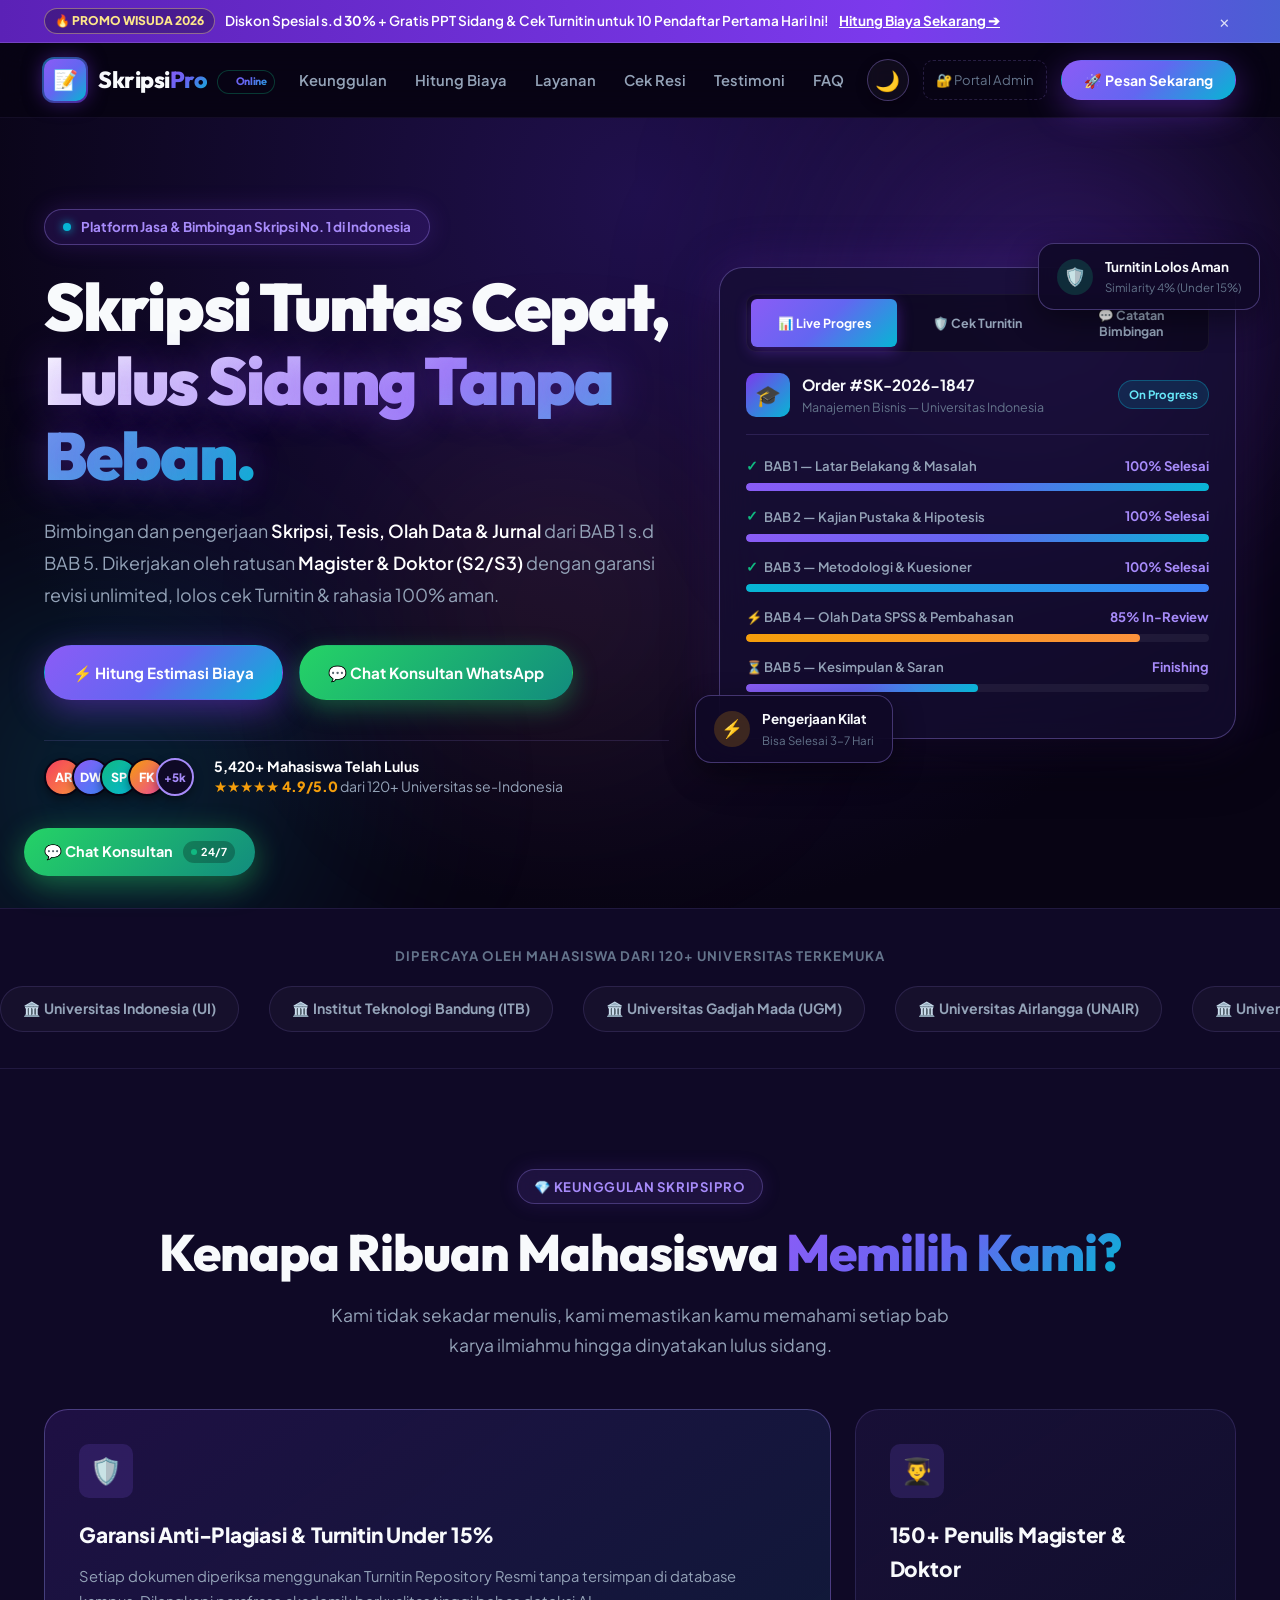
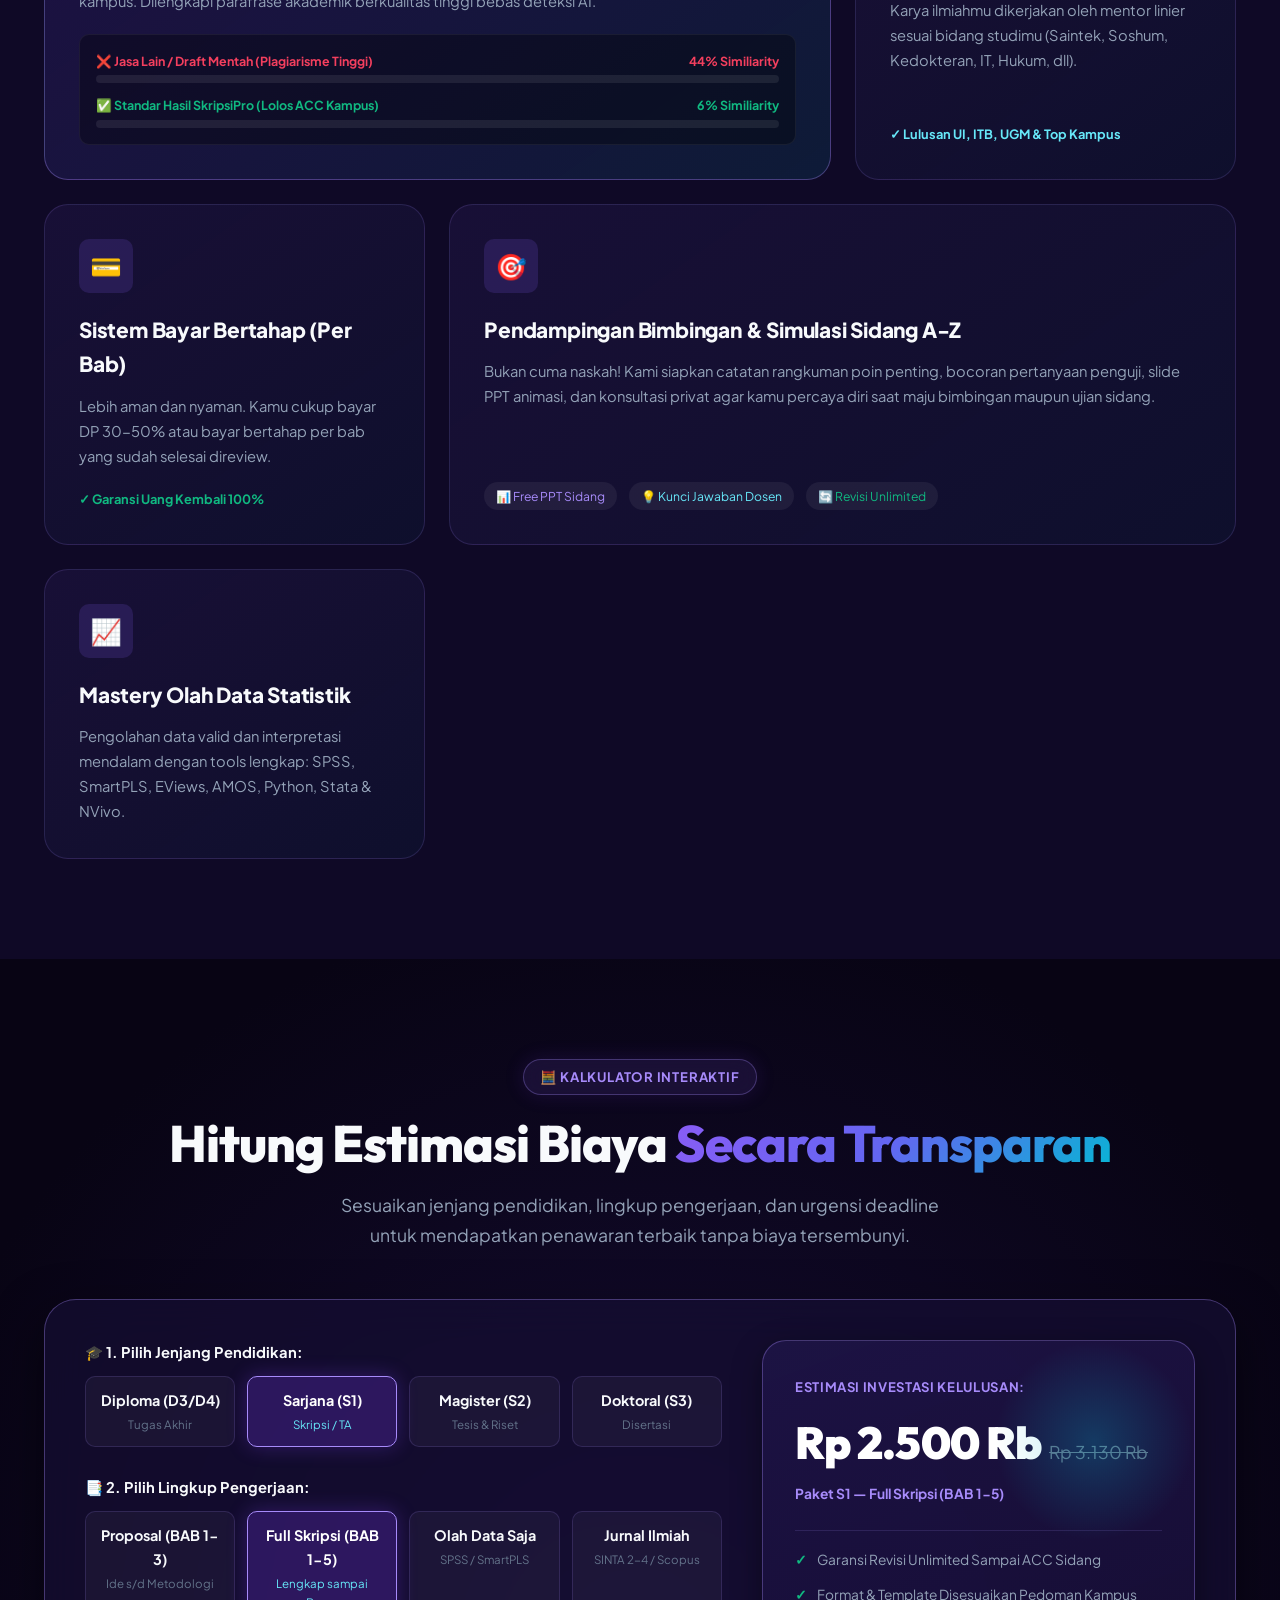
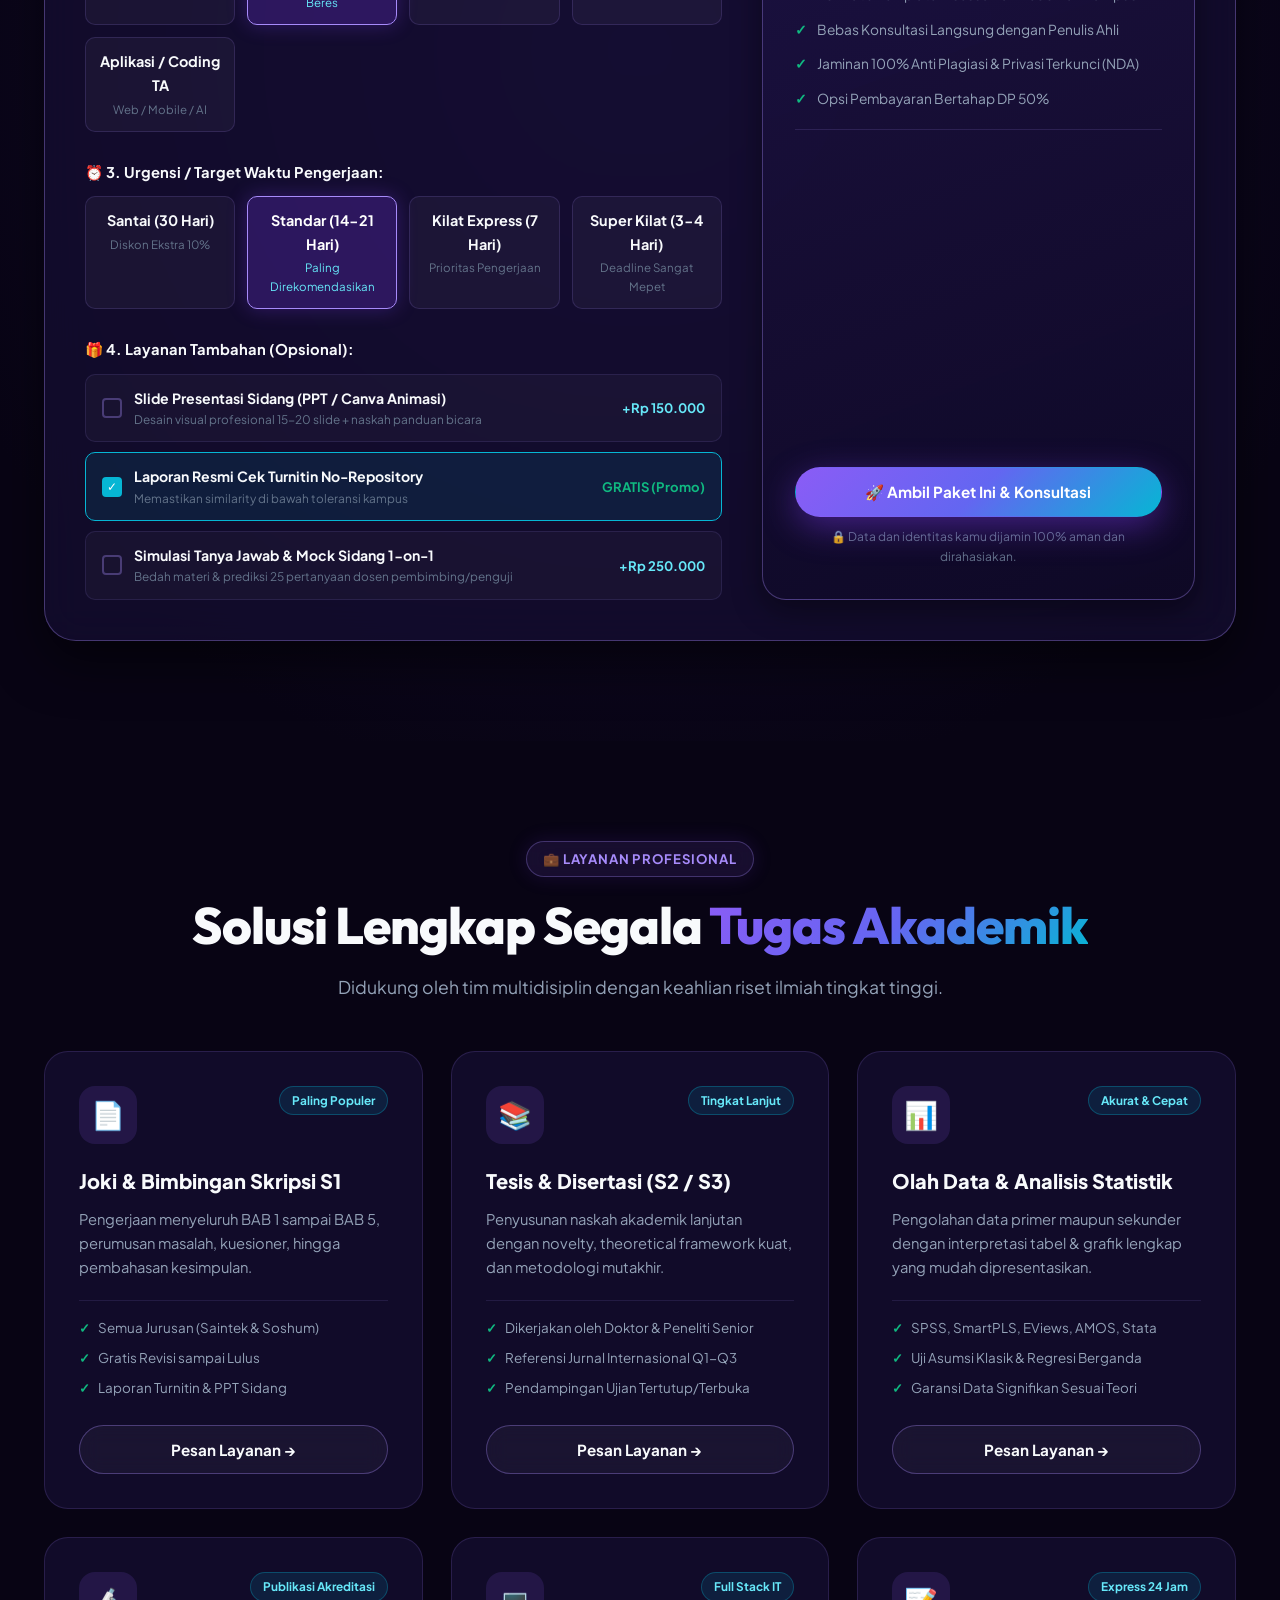
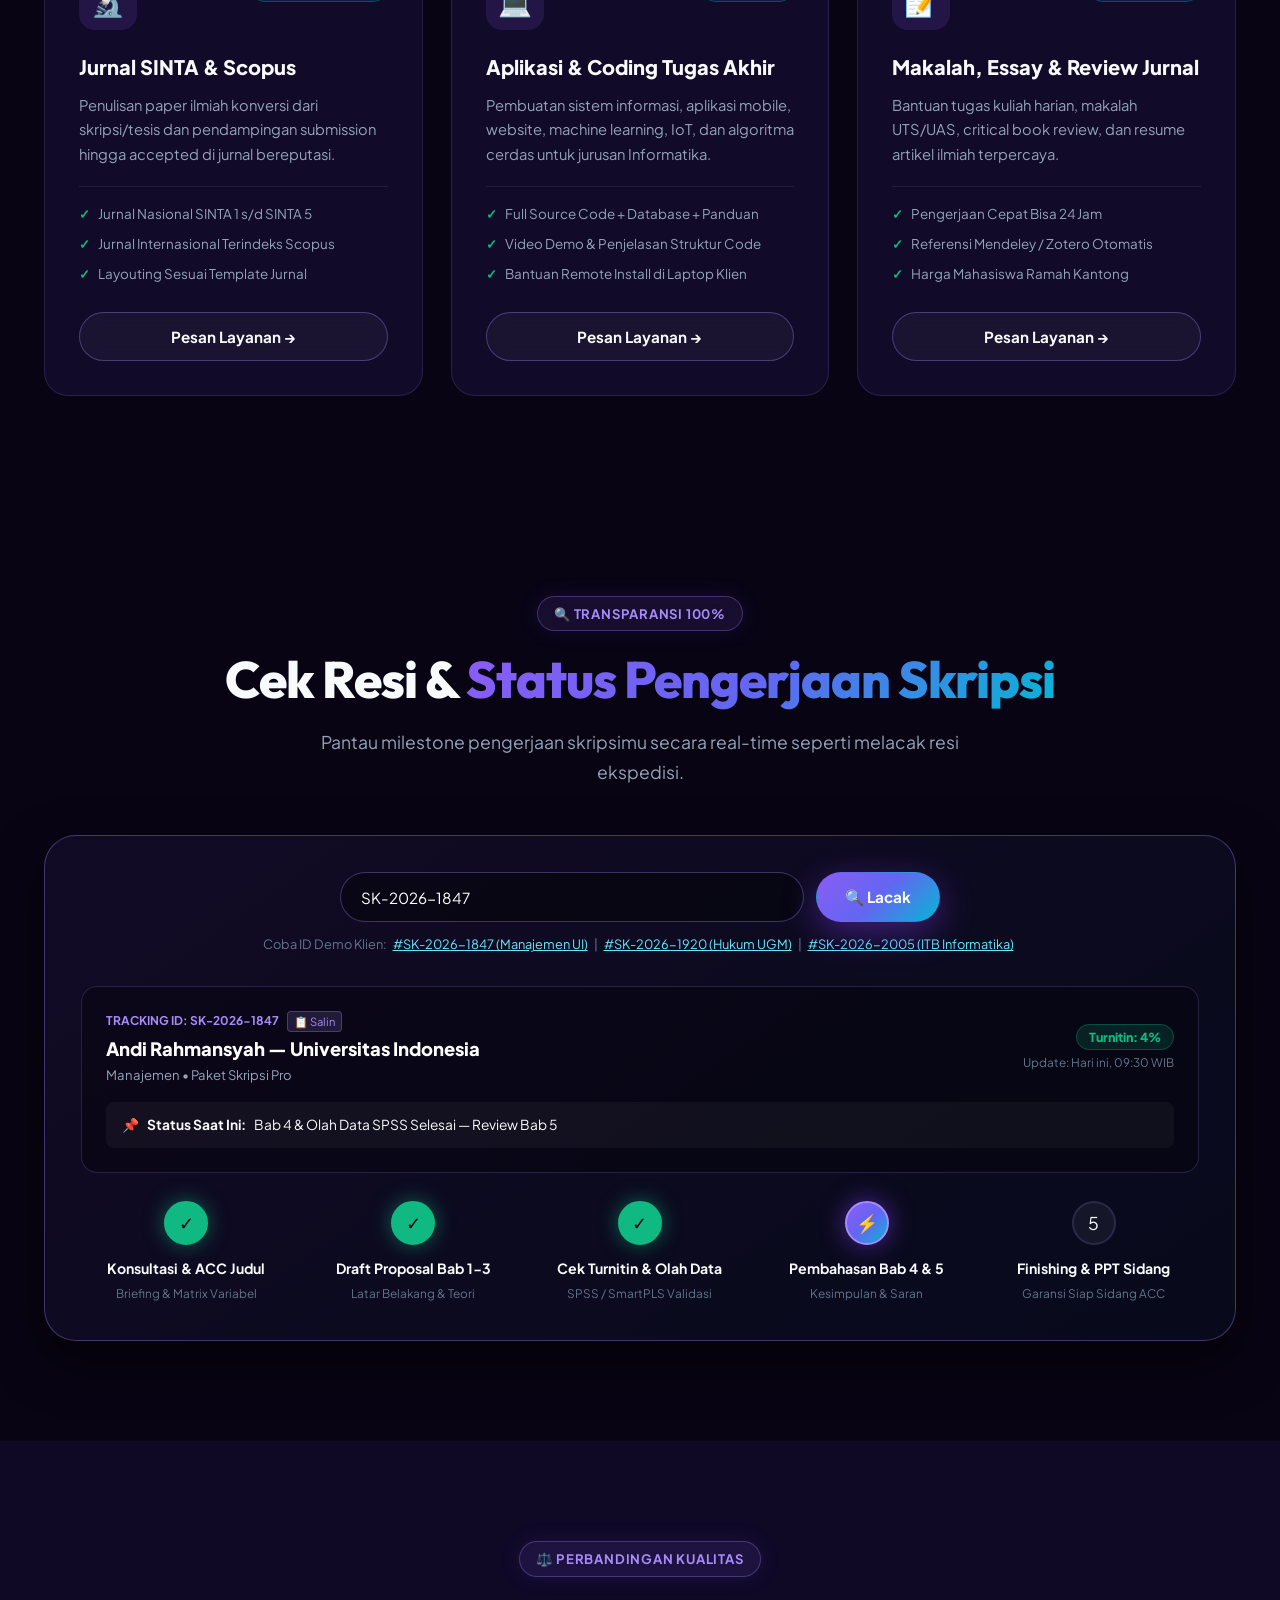
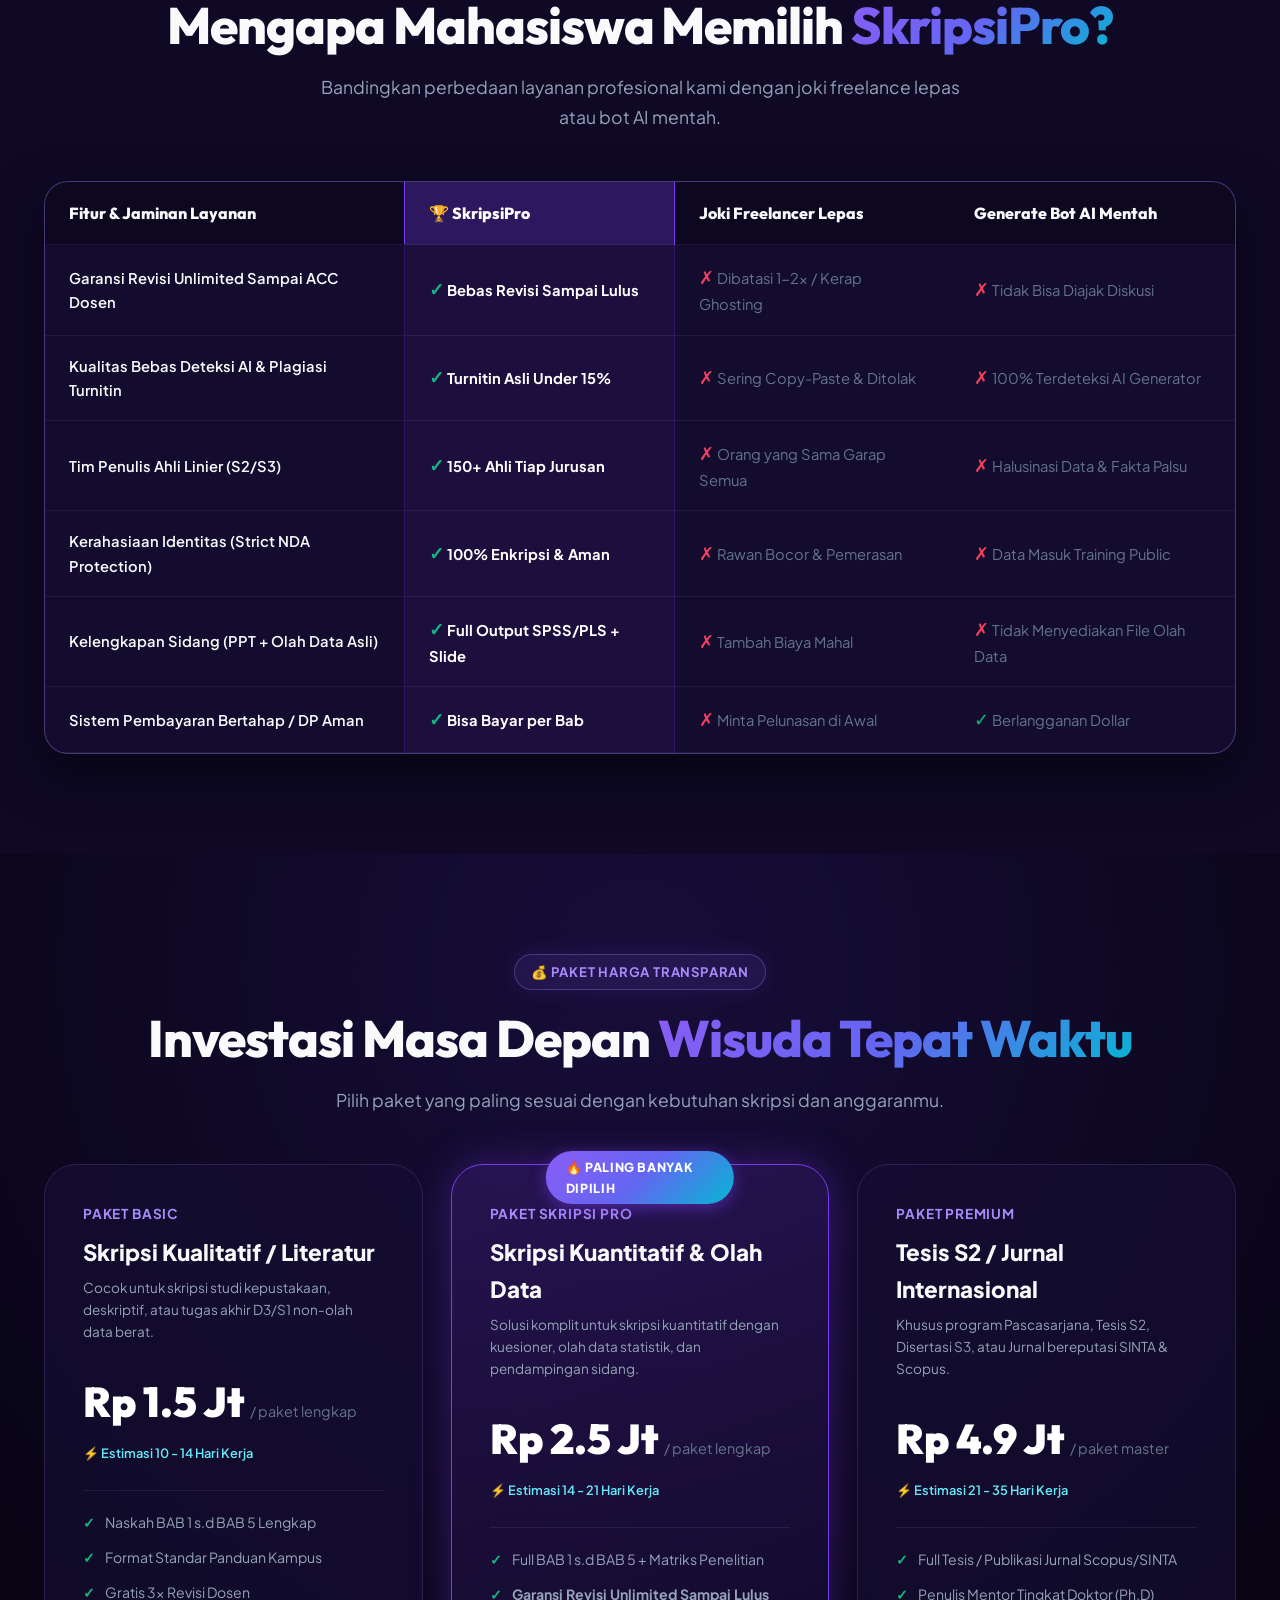
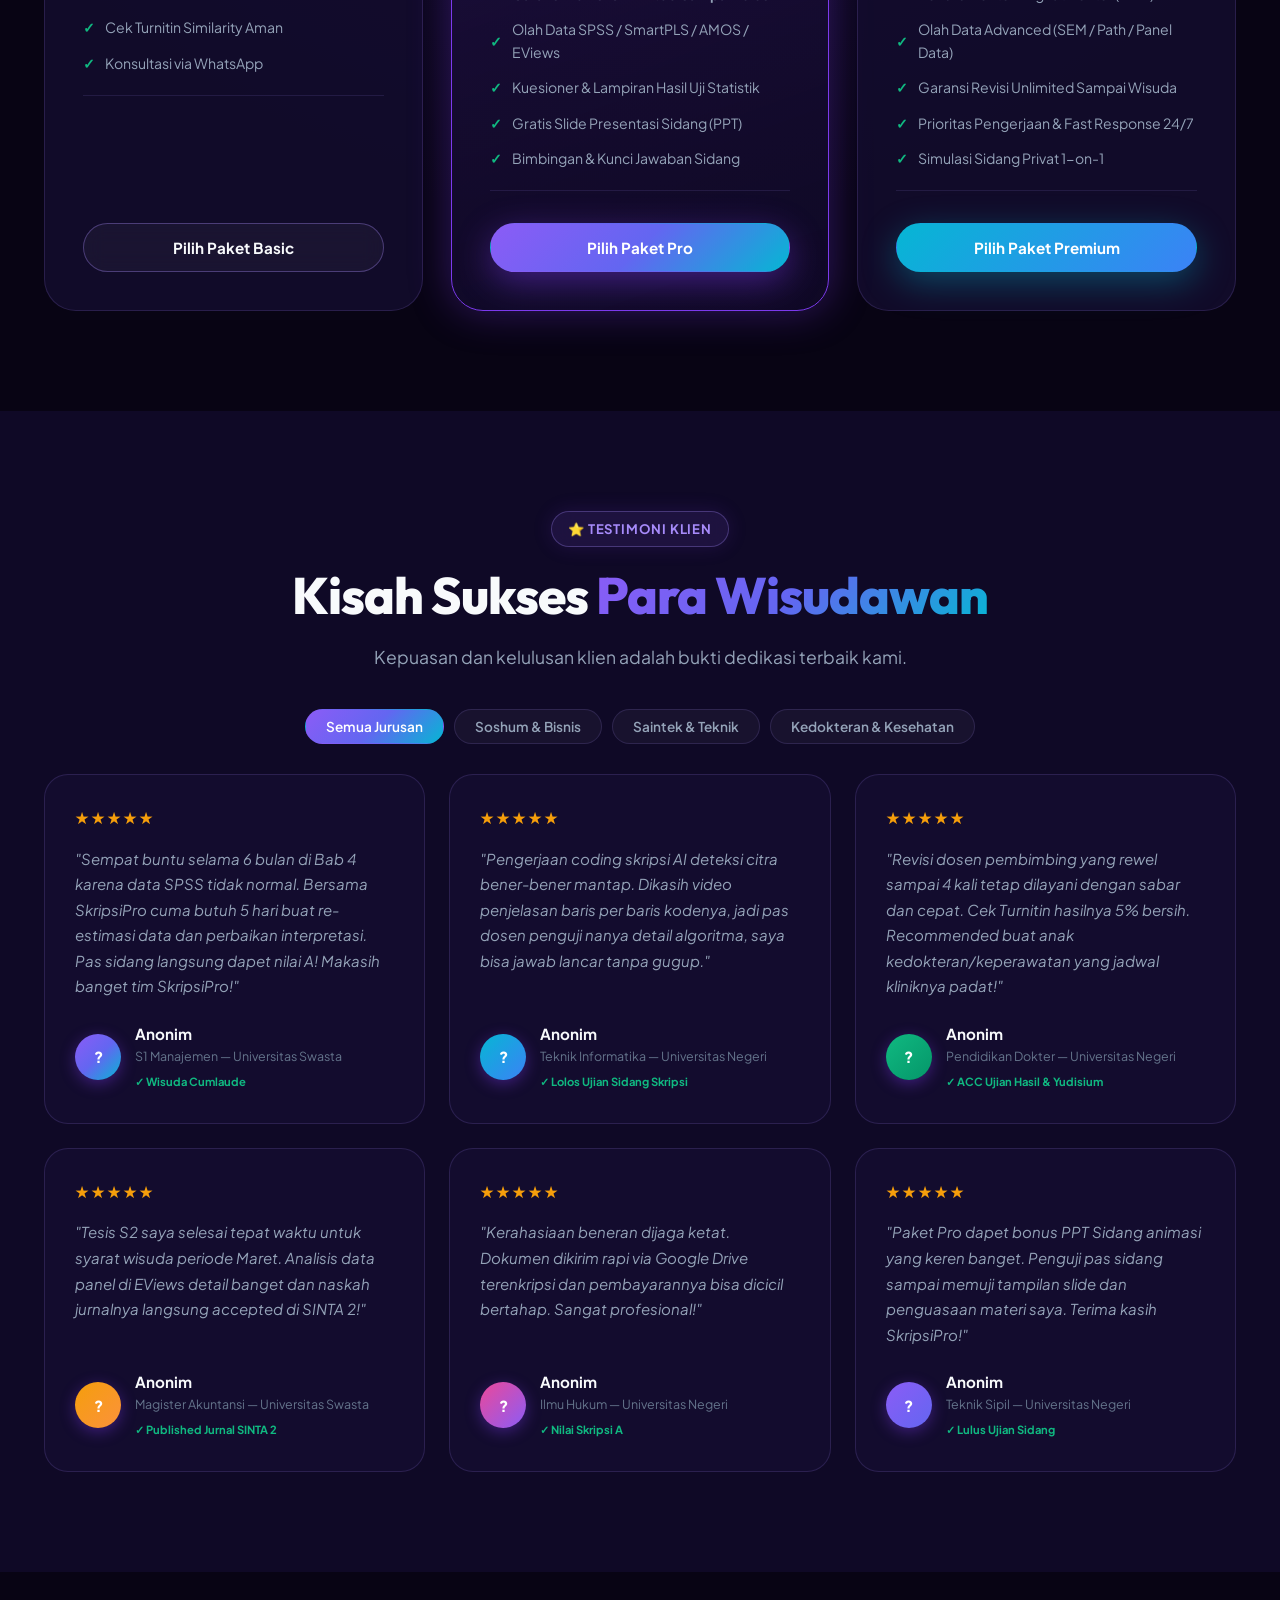
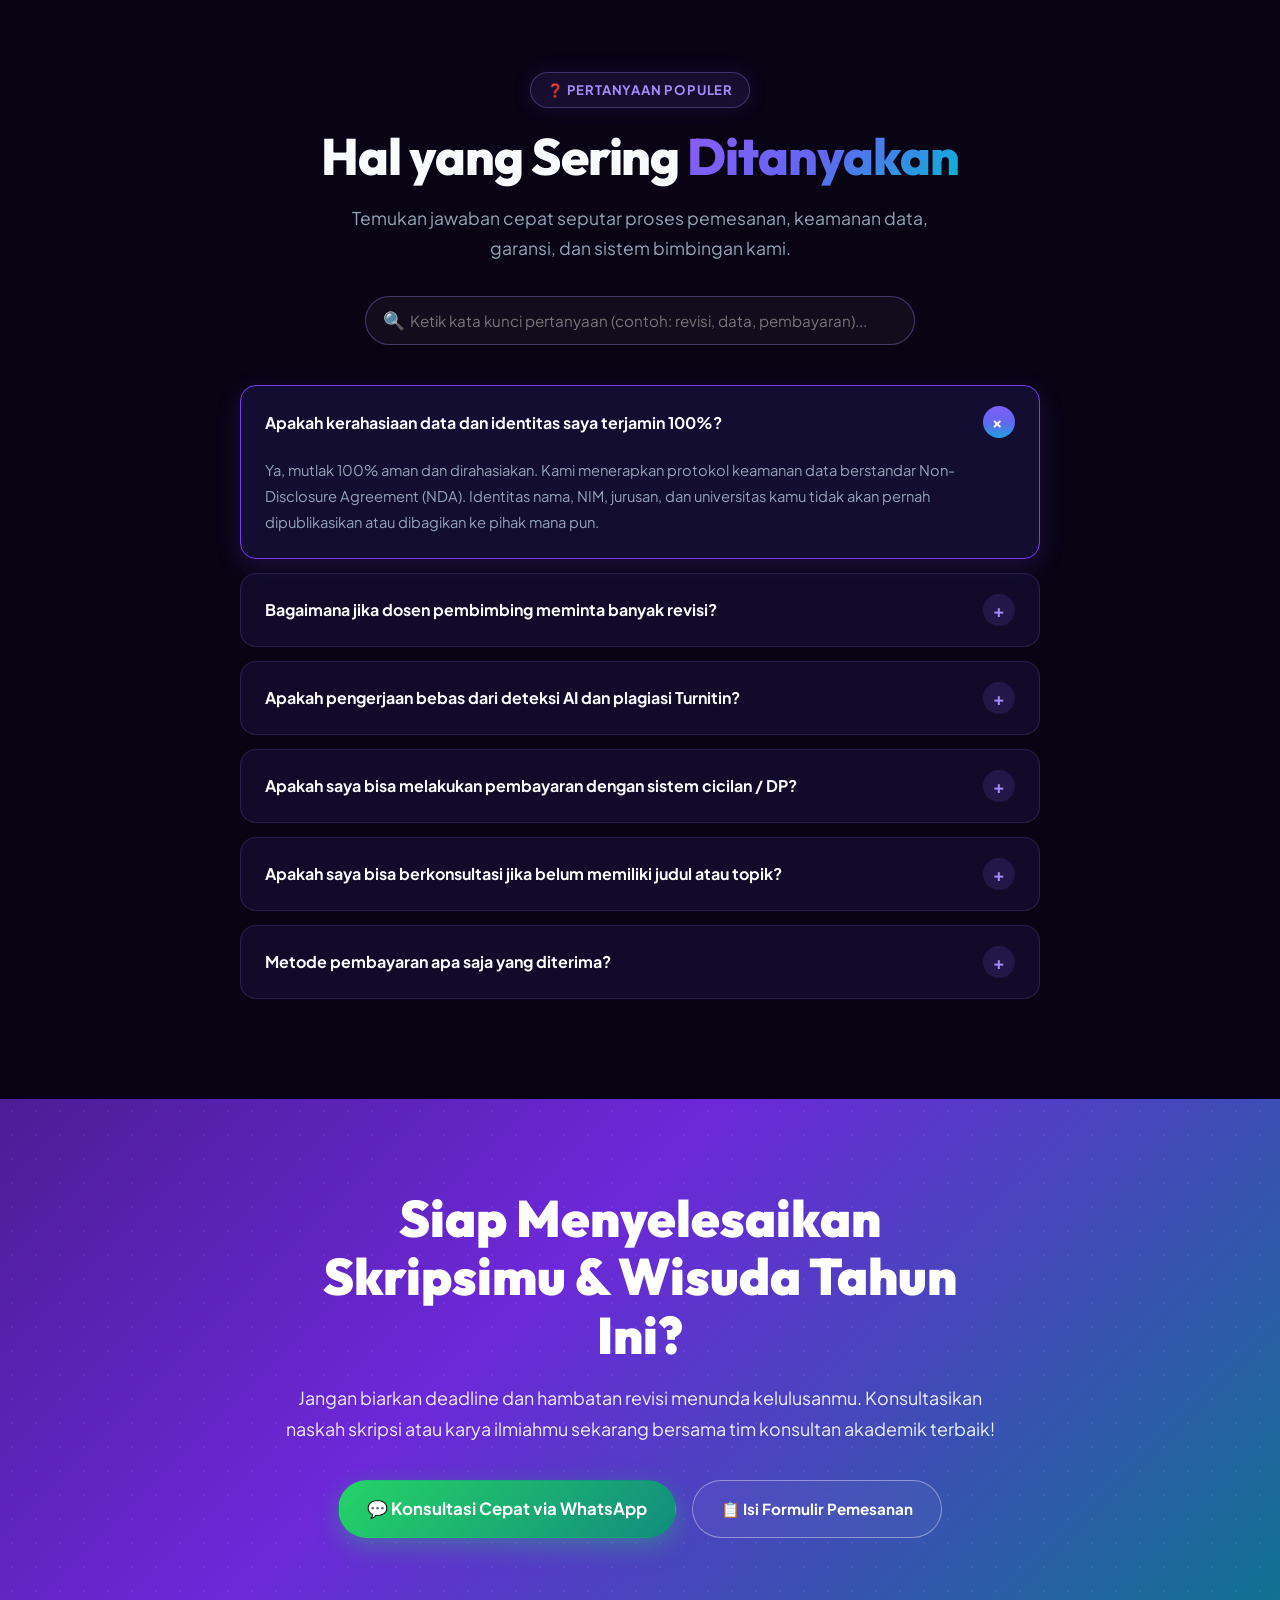
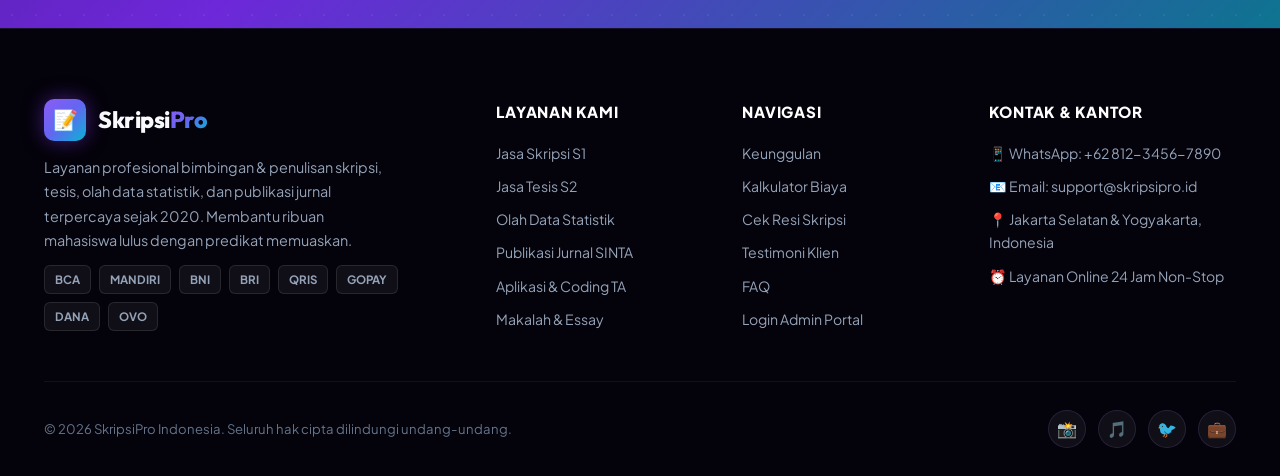
<file: index.html>
<!DOCTYPE html>
<html lang="id">
<head>
  <meta charset="UTF-8">
  <meta name="viewport" content="width=device-width, initial-scale=1.0">
  <meta name="description" content="SkripsiPro — Layanan Jasa Skripsi, Tesis, Olah Data SPSS & Jurnal Ilmiah #1 di Indonesia. Garansi revisi unlimited, anti-plagiasi Turnitin & pendampingan sidang.">
  <meta name="keywords" content="joki skripsi, jasa skripsi, joki tesis, olah data spss, jasa pembuatan jurnal, turnitin, bimbingan skripsi">
  <title>SkripsiPro — Jasa Pembuatan Skripsi, Tesis & Olah Data Terpercaya #1</title>
  
  <!-- Fonts -->
  <link rel="preconnect" href="https://fonts.googleapis.com">
  <link rel="preconnect" href="https://fonts.gstatic.com" crossorigin>
  <link href="https://fonts.googleapis.com/css2?family=Outfit:wght@400;500;600;700;800;900&family=Plus+Jakarta+Sans:wght@300;400;500;600;700;800;900&display=swap" rel="stylesheet">
  
  <!-- Main Stylesheet -->
  <link rel="stylesheet" href="css/style.css">
</head>
<body>

  <!-- ===== 1. Top Announcement Bar ===== -->
  <aside class="announcement-bar" id="announcementBar">
    <div class="container">
      <div class="announcement-text">
        <span class="announcement-badge">🔥 PROMO WISUDA 2026</span>
        <span>Diskon Spesial s.d <strong>30%</strong> + Gratis PPT Sidang & Cek Turnitin untuk 10 Pendaftar Pertama Hari Ini!</span>
        <a href="#kalkulator" class="announcement-link">Hitung Biaya Sekarang ➔</a>
      </div>
      <button class="announcement-close" id="announcementClose" aria-label="Tutup Banner">&times;</button>
    </div>
  </aside>

  <!-- ===== 2. Navbar ===== -->
  <nav class="navbar" id="navbar">
    <div class="container">
      <a href="#" class="navbar-brand">
        <div class="brand-icon">📝</div>
        <div class="brand-text">
          Skripsi<span>Pro</span>
          <span class="brand-status"><span class="status-dot"></span> Online</span>
        </div>
      </a>

      <div class="navbar-links" id="navLinks">
        <a href="#keunggulan">Keunggulan</a>
        <a href="#kalkulator">Hitung Biaya</a>
        <a href="#layanan">Layanan</a>
        <a href="#cek-resi">Cek Resi</a>
        <a href="#testimoni">Testimoni</a>
        <a href="#faq">FAQ</a>
      </div>

      <div class="navbar-actions">
        <button class="theme-toggle-btn" id="themeToggleBtn" title="Ganti Tema" aria-label="Toggle light/dark mode">
          <span class="theme-icon" id="themeIcon">🌙</span>
        </button>
        <a href="admin.html" class="btn-admin-link" title="Masuk ke Admin Dashboard">
          🔐 Portal Admin
        </a>
        <button class="btn btn-primary btn-glow" onclick="openOrderModal()">
          🚀 Pesan Sekarang
        </button>
      </div>

      <button class="hamburger" id="hamburger" aria-label="Buka Navigasi">
        <span></span><span></span><span></span>
      </button>
    </div>
  </nav>

  <!-- ===== 3. Hero Section ===== -->
  <header class="hero" id="hero">
    <div class="hero-orb hero-orb--1"></div>
    <div class="hero-orb hero-orb--2"></div>
    <div class="hero-orb hero-orb--3"></div>

    <div class="container">
      <div class="hero-content">
        <div class="hero-pill">
          <span class="pill-glow-dot"></span>
          <span>Platform Jasa & Bimbingan Skripsi No. 1 di Indonesia</span>
        </div>

        <h1 class="hero-title">
          Skripsi Tuntas Cepat,<br>
          <span class="gradient-word">Lulus Sidang Tanpa Beban.</span>
        </h1>

        <p class="hero-desc">
          Bimbingan dan pengerjaan <strong>Skripsi, Tesis, Olah Data & Jurnal</strong> dari BAB 1 s.d BAB 5. Dikerjakan oleh ratusan <strong>Magister & Doktor (S2/S3)</strong> dengan garansi revisi unlimited, lolos cek Turnitin & rahasia 100% aman.
        </p>

        <div class="hero-actions">
          <a href="#kalkulator" class="btn btn-primary btn-glow">
            ⚡ Hitung Estimasi Biaya
          </a>
          <a href="https://wa.me/6281234567890?text=Halo%20SkripsiPro%2C%20saya%20ingin%20konsultasi%20skripsi" target="_blank" class="btn btn-wa">
            💬 Chat Konsultan WhatsApp
          </a>
        </div>

        <div class="hero-trust-badges">
          <div class="avatar-stack">
            <div class="avatar-item av-1">AR</div>
            <div class="avatar-item av-2">DW</div>
            <div class="avatar-item av-3">SP</div>
            <div class="avatar-item av-4">FK</div>
            <div class="avatar-item av-more">+5k</div>
          </div>
          <div class="trust-text">
            <strong>5,420+ Mahasiswa Telah Lulus</strong>
            <span class="trust-rating">★★★★★ 4.9/5.0</span> dari 120+ Universitas se-Indonesia
          </div>
        </div>
      </div>

      <!-- Hero Glassmorphic Visual Dashboard -->
      <div class="hero-visual">
        <div class="float-badge float-badge--top">
          <div class="float-icon emerald">🛡️</div>
          <div>
            <h5>Turnitin Lolos Aman</h5>
            <p>Similarity 4% (Under 15%)</p>
          </div>
        </div>

        <div class="float-badge float-badge--bottom">
          <div class="float-icon amber">⚡</div>
          <div>
            <h5>Pengerjaan Kilat</h5>
            <p>Bisa Selesai 3-7 Hari</p>
          </div>
        </div>

        <div class="hero-dashboard-preview">
          <!-- Visual Tab Bar -->
          <div class="hero-visual-tabs">
            <button class="hero-tab-btn active" data-tab="progress">
              📊 Live Progres
            </button>
            <button class="hero-tab-btn" data-tab="turnitin">
              🛡️ Cek Turnitin
            </button>
            <button class="hero-tab-btn" data-tab="feedback">
              💬 Catatan Bimbingan
            </button>
          </div>

          <!-- Header Status -->
          <div class="hero-card-header">
            <div class="client-meta">
              <div class="client-avatar-badge">🎓</div>
              <div class="client-title">
                <h4>Order #SK-2026-1847</h4>
                <p>Manajemen Bisnis — Universitas Indonesia</p>
              </div>
            </div>
            <span class="order-badge-pill">On Progress</span>
          </div>

          <!-- Tab 1: Progress Content -->
          <div class="hero-tab-content" id="tab-content-progress">
            <div class="progress-list">
              <div class="progress-row">
                <div class="progress-header-info">
                  <span class="progress-name"><span class="check-icon">✓</span> BAB 1 — Latar Belakang & Masalah</span>
                  <span class="progress-val">100% Selesai</span>
                </div>
                <div class="bar-track">
                  <div class="bar-fill" data-width="100"></div>
                </div>
              </div>

              <div class="progress-row">
                <div class="progress-header-info">
                  <span class="progress-name"><span class="check-icon">✓</span> BAB 2 — Kajian Pustaka & Hipotesis</span>
                  <span class="progress-val">100% Selesai</span>
                </div>
                <div class="bar-track">
                  <div class="bar-fill" data-width="100"></div>
                </div>
              </div>

              <div class="progress-row">
                <div class="progress-header-info">
                  <span class="progress-name"><span class="check-icon">✓</span> BAB 3 — Metodologi & Kuesioner</span>
                  <span class="progress-val">100% Selesai</span>
                </div>
                <div class="bar-track">
                  <div class="bar-fill fill-cyan" data-width="100"></div>
                </div>
              </div>

              <div class="progress-row">
                <div class="progress-header-info">
                  <span class="progress-name">⚡ BAB 4 — Olah Data SPSS & Pembahasan</span>
                  <span class="progress-val">85% In-Review</span>
                </div>
                <div class="bar-track">
                  <div class="bar-fill fill-amber" data-width="85"></div>
                </div>
              </div>

              <div class="progress-row">
                <div class="progress-header-info">
                  <span class="progress-name">⏳ BAB 5 — Kesimpulan & Saran</span>
                  <span class="progress-val">Finishing</span>
                </div>
                <div class="bar-track">
                  <div class="bar-fill" data-width="50"></div>
                </div>
              </div>
            </div>
          </div>

          <!-- Tab 2: Turnitin Content -->
          <div class="hero-tab-content" id="tab-content-turnitin" style="display:none;">
            <div class="turnitin-showcase">
              <div class="turnitin-score-banner">
                <div>
                  <div class="turnitin-score-num">4%</div>
                  <div class="turnitin-score-label">Similarity Index Turnitin</div>
                </div>
                <span class="turnitin-status-tag">✓ VERIFIED PASSED</span>
              </div>
              <div style="font-size:0.84rem; color:var(--text-secondary); line-height:1.6;">
                <p>• Internet Sources: <strong>2%</strong></p>
                <p>• Publications: <strong>1%</strong></p>
                <p>• Student Papers: <strong>1%</strong></p>
                <p>• AI Generated Content: <strong>0% (Human Written)</strong></p>
              </div>
            </div>
          </div>

          <!-- Tab 3: Feedback Content -->
          <div class="hero-tab-content" id="tab-content-feedback" style="display:none;">
            <div style="background:rgba(0,0,0,0.3); border-radius:12px; padding:16px; font-size:0.84rem; color:var(--text-secondary); line-height:1.6;">
              <div style="color:var(--emerald); font-weight:700; margin-bottom:6px;">👨‍🏫 Catatan Dosen Pembimbing:</div>
              <p>"Metode SEM-PLS sudah tepat, uji validitas konvergen & diskriminan sangat rapi. Lanjutkan penarikan kesimpulan Bab 5 untuk persiapan jadwal seminar hasil."</p>
              <div style="margin-top:10px; font-size:0.75rem; color:var(--primary-light);">✅ Tim SkripsiPro siap mendampingi pembuatan Slide Presentasi PPT.</div>
            </div>
          </div>

        </div>
      </div>
    </div>
  </header>

  <!-- ===== 4. University Marquee Ticker ===== -->
  <section class="university-marquee-section">
    <div class="marquee-label">Dipercaya oleh Mahasiswa dari 120+ Universitas Terkemuka</div>
    <div class="marquee-track">
      <span class="univ-badge">🏛️ Universitas Indonesia (UI)</span>
      <span class="univ-badge">🏛️ Institut Teknologi Bandung (ITB)</span>
      <span class="univ-badge">🏛️ Universitas Gadjah Mada (UGM)</span>
      <span class="univ-badge">🏛️ Universitas Airlangga (UNAIR)</span>
      <span class="univ-badge">🏛️ Universitas Brawijaya (UB)</span>
      <span class="univ-badge">🏛️ Universitas Diponegoro (UNDIP)</span>
      <span class="univ-badge">🏛️ Institut Teknologi Sepuluh Nopember (ITS)</span>
      <span class="univ-badge">🏛️ Universitas Padjadjaran (UNPAD)</span>
      <span class="univ-badge">🏛️ BINUS University</span>
      <span class="univ-badge">🏛️ Telkom University</span>
      <span class="univ-badge">🏛️ Universitas Sebelas Maret (UNS)</span>
      <span class="univ-badge">🏛️ Universitas Hasanuddin (UNHAS)</span>
      <!-- Duplicate for seamless infinite loop -->
      <span class="univ-badge">🏛️ Universitas Indonesia (UI)</span>
      <span class="univ-badge">🏛️ Institut Teknologi Bandung (ITB)</span>
      <span class="univ-badge">🏛️ Universitas Gadjah Mada (UGM)</span>
      <span class="univ-badge">🏛️ Universitas Airlangga (UNAIR)</span>
      <span class="univ-badge">🏛️ Universitas Brawijaya (UB)</span>
      <span class="univ-badge">🏛️ Universitas Diponegoro (UNDIP)</span>
      <span class="univ-badge">🏛️ Institut Teknologi Sepuluh Nopember (ITS)</span>
      <span class="univ-badge">🏛️ Universitas Padjadjaran (UNPAD)</span>
    </div>
  </section>

  <!-- ===== 5. Bento Grid Section (Keunggulan Utama) ===== -->
  <section class="section bento-section" id="keunggulan">
    <div class="container">
      <div class="text-center reveal">
        <div class="section-badge">💎 Keunggulan SkripsiPro</div>
        <h2 class="section-title">Kenapa Ribuan Mahasiswa <span class="gradient-text">Memilih Kami?</span></h2>
        <p class="section-desc mx-auto">Kami tidak sekadar menulis, kami memastikan kamu memahami setiap bab karya ilmiahmu hingga dinyatakan lulus sidang.</p>
      </div>

      <div class="bento-grid">
        <!-- Bento 1: Plagiarism (Span 2) -->
        <div class="bento-card span-2 highlight reveal">
          <div>
            <div class="bento-icon">🛡️</div>
            <h3>Garansi Anti-Plagiasi & Turnitin Under 15%</h3>
            <p>Setiap dokumen diperiksa menggunakan Turnitin Repository Resmi tanpa tersimpan di database kampus. Dilengkapi parafrase akademik berkualitas tinggi bebas deteksi AI.</p>
            
            <div class="turnitin-slider-demo">
              <div class="slider-compare-bars">
                <div class="compare-bar-item">
                  <div class="compare-bar-header">
                    <span style="color:#F43F5E;">❌ Jasa Lain / Draft Mentah (Plagiarisme Tinggi)</span>
                    <span style="color:#F43F5E;">44% Similiarity</span>
                  </div>
                  <div class="compare-bar-track">
                    <div class="compare-bar-fill red"></div>
                  </div>
                </div>
                <div class="compare-bar-item">
                  <div class="compare-bar-header">
                    <span style="color:#10B981;">✅ Standar Hasil SkripsiPro (Lolos ACC Kampus)</span>
                    <span style="color:#10B981;">6% Similiarity</span>
                  </div>
                  <div class="compare-bar-track">
                    <div class="compare-bar-fill green"></div>
                  </div>
                </div>
              </div>
            </div>
          </div>
        </div>

        <!-- Bento 2: Penulis Ahli S2/S3 -->
        <div class="bento-card reveal">
          <div>
            <div class="bento-icon">👨‍🎓</div>
            <h3>150+ Penulis Magister & Doktor</h3>
            <p>Karya ilmiahmu dikerjakan oleh mentor linier sesuai bidang studimu (Saintek, Soshum, Kedokteran, IT, Hukum, dll).</p>
          </div>
          <div style="margin-top:20px; font-size:0.8rem; color:var(--secondary-light); font-weight:700;">
            ✓ Lulusan UI, ITB, UGM & Top Kampus
          </div>
        </div>

        <!-- Bento 3: Pembayaran Cicilan -->
        <div class="bento-card reveal">
          <div>
            <div class="bento-icon">💳</div>
            <h3>Sistem Bayar Bertahap (Per Bab)</h3>
            <p>Lebih aman dan nyaman. Kamu cukup bayar DP 30-50% atau bayar bertahap per bab yang sudah selesai direview.</p>
          </div>
          <div style="margin-top:20px; font-size:0.8rem; color:var(--emerald); font-weight:700;">
            ✓ Garansi Uang Kembali 100%
          </div>
        </div>

        <!-- Bento 4: Pendampingan Sidang (Span 2) -->
        <div class="bento-card span-2 reveal">
          <div>
            <div class="bento-icon">🎯</div>
            <h3>Pendampingan Bimbingan & Simulasi Sidang A-Z</h3>
            <p>Bukan cuma naskah! Kami siapkan catatan rangkuman poin penting, bocoran pertanyaan penguji, slide PPT animasi, dan konsultasi privat agar kamu percaya diri saat maju bimbingan maupun ujian sidang.</p>
          </div>
          <div style="display:flex; gap:12px; margin-top:20px; flex-wrap:wrap;">
            <span style="background:rgba(255,255,255,0.06); padding:4px 12px; border-radius:999px; font-size:0.76rem; color:var(--primary-light);">📊 Free PPT Sidang</span>
            <span style="background:rgba(255,255,255,0.06); padding:4px 12px; border-radius:999px; font-size:0.76rem; color:var(--secondary-light);">💡 Kunci Jawaban Dosen</span>
            <span style="background:rgba(255,255,255,0.06); padding:4px 12px; border-radius:999px; font-size:0.76rem; color:var(--emerald);">🔄 Revisi Unlimited</span>
          </div>
        </div>

        <!-- Bento 5: Olah Data Terlengkap -->
        <div class="bento-card reveal">
          <div>
            <div class="bento-icon">📈</div>
            <h3>Mastery Olah Data Statistik</h3>
            <p>Pengolahan data valid dan interpretasi mendalam dengan tools lengkap: SPSS, SmartPLS, EViews, AMOS, Python, Stata & NVivo.</p>
          </div>
        </div>
      </div>
    </div>
  </section>

  <!-- ===== 6. Interactive Calculator Section ===== -->
  <section class="section calculator-section" id="kalkulator">
    <div class="container">
      <div class="text-center reveal">
        <div class="section-badge">🧮 Kalkulator Interaktif</div>
        <h2 class="section-title">Hitung Estimasi Biaya <span class="gradient-text">Secara Transparan</span></h2>
        <p class="section-desc mx-auto">Sesuaikan jenjang pendidikan, lingkup pengerjaan, dan urgensi deadline untuk mendapatkan penawaran terbaik tanpa biaya tersembunyi.</p>
      </div>

      <div class="calc-wrapper reveal">
        <!-- Left Column: Controls -->
        <div class="calc-options">
          <!-- 1. Jenjang Pendidikan -->
          <div>
            <div class="calc-group-title">🎓 1. Pilih Jenjang Pendidikan:</div>
            <div class="calc-grid-selector">
              <div class="calc-pill-btn" data-calc-jenjang="d3">
                <span class="title">Diploma (D3/D4)</span>
                <span class="subtitle">Tugas Akhir</span>
              </div>
              <div class="calc-pill-btn active" data-calc-jenjang="s1">
                <span class="title">Sarjana (S1)</span>
                <span class="subtitle">Skripsi / TA</span>
              </div>
              <div class="calc-pill-btn" data-calc-jenjang="s2">
                <span class="title">Magister (S2)</span>
                <span class="subtitle">Tesis & Riset</span>
              </div>
              <div class="calc-pill-btn" data-calc-jenjang="s3">
                <span class="title">Doktoral (S3)</span>
                <span class="subtitle">Disertasi</span>
              </div>
            </div>
          </div>

          <!-- 2. Lingkup Pengerjaan -->
          <div>
            <div class="calc-group-title">📑 2. Pilih Lingkup Pengerjaan:</div>
            <div class="calc-grid-selector">
              <div class="calc-pill-btn" data-calc-scope="proposal">
                <span class="title">Proposal (BAB 1-3)</span>
                <span class="subtitle">Ide s/d Metodologi</span>
              </div>
              <div class="calc-pill-btn active" data-calc-scope="full">
                <span class="title">Full Skripsi (BAB 1-5)</span>
                <span class="subtitle">Lengkap sampai Beres</span>
              </div>
              <div class="calc-pill-btn" data-calc-scope="olahdata">
                <span class="title">Olah Data Saja</span>
                <span class="subtitle">SPSS / SmartPLS</span>
              </div>
              <div class="calc-pill-btn" data-calc-scope="jurnal">
                <span class="title">Jurnal Ilmiah</span>
                <span class="subtitle">SINTA 2-4 / Scopus</span>
              </div>
              <div class="calc-pill-btn" data-calc-scope="coding">
                <span class="title">Aplikasi / Coding TA</span>
                <span class="subtitle">Web / Mobile / AI</span>
              </div>
            </div>
          </div>

          <!-- 3. Urgensi Deadline -->
          <div>
            <div class="calc-group-title">⏰ 3. Urgensi / Target Waktu Pengerjaan:</div>
            <div class="calc-grid-selector">
              <div class="calc-pill-btn" data-calc-urgensi="santai">
                <span class="title">Santai (30 Hari)</span>
                <span class="subtitle">Diskon Ekstra 10%</span>
              </div>
              <div class="calc-pill-btn active" data-calc-urgensi="standar">
                <span class="title">Standar (14-21 Hari)</span>
                <span class="subtitle">Paling Direkomendasikan</span>
              </div>
              <div class="calc-pill-btn" data-calc-urgensi="kilat">
                <span class="title">Kilat Express (7 Hari)</span>
                <span class="subtitle">Prioritas Pengerjaan</span>
              </div>
              <div class="calc-pill-btn" data-calc-urgensi="super">
                <span class="title">Super Kilat (3-4 Hari)</span>
                <span class="subtitle">Deadline Sangat Mepet</span>
              </div>
            </div>
          </div>

          <!-- 4. Layanan Tambahan (Add-ons) -->
          <div>
            <div class="calc-group-title">🎁 4. Layanan Tambahan (Opsional):</div>
            <div class="addon-list">
              <div class="addon-card" data-calc-addon="ppt">
                <div class="addon-info">
                  <div class="addon-checkbox"></div>
                  <div class="addon-text">
                    <h5>Slide Presentasi Sidang (PPT / Canva Animasi)</h5>
                    <p>Desain visual profesional 15-20 slide + naskah panduan bicara</p>
                  </div>
                </div>
                <div class="addon-price">+Rp 150.000</div>
              </div>

              <div class="addon-card checked" data-calc-addon="turnitin">
                <div class="addon-info">
                  <div class="addon-checkbox">✓</div>
                  <div class="addon-text">
                    <h5>Laporan Resmi Cek Turnitin No-Repository</h5>
                    <p>Memastikan similarity di bawah toleransi kampus</p>
                  </div>
                </div>
                <div class="addon-price" style="color:var(--emerald);">GRATIS (Promo)</div>
              </div>

              <div class="addon-card" data-calc-addon="simulasi">
                <div class="addon-info">
                  <div class="addon-checkbox"></div>
                  <div class="addon-text">
                    <h5>Simulasi Tanya Jawab & Mock Sidang 1-on-1</h5>
                    <p>Bedah materi & prediksi 25 pertanyaan dosen pembimbing/penguji</p>
                  </div>
                </div>
                <div class="addon-price">+Rp 250.000</div>
              </div>
            </div>
          </div>
        </div>

        <!-- Right Column: Result Box -->
        <div class="calc-result-box">
          <div>
            <div class="result-header">
              <span>Estimasi Investasi Kelulusan:</span>
              <div class="result-price-display">
                <div class="result-price-val" id="calcResultPrice">Rp 2.500.000</div>
                <div class="result-price-old" id="calcResultOldPrice">Rp 3.125.000</div>
              </div>
              <div id="calcResultScopeName" style="font-size:0.86rem; color:var(--primary-light); font-weight:700; margin-top:4px;">
                Paket S1 — Full Skripsi (BAB 1-5)
              </div>
            </div>

            <div class="result-features-list">
              <div class="result-feat-item">
                <span class="icon">✓</span> Garansi Revisi Unlimited Sampai ACC Sidang
              </div>
              <div class="result-feat-item">
                <span class="icon">✓</span> Format & Template Disesuaikan Pedoman Kampus
              </div>
              <div class="result-feat-item">
                <span class="icon">✓</span> Bebas Konsultasi Langsung dengan Penulis Ahli
              </div>
              <div class="result-feat-item">
                <span class="icon">✓</span> Jaminan 100% Anti Plagiasi & Privasi Terkunci (NDA)
              </div>
              <div class="result-feat-item">
                <span class="icon">✓</span> Opsi Pembayaran Bertahap DP 50%
              </div>
            </div>
          </div>

          <div>
            <button class="btn btn-primary btn-glow calc-cta-btn" onclick="orderFromCalculator()">
              🚀 Ambil Paket Ini & Konsultasi
            </button>
            <div style="text-align:center; font-size:0.75rem; color:var(--text-muted); margin-top:10px;">
              🔒 Data dan identitas kamu dijamin 100% aman dan dirahasiakan.
            </div>
          </div>
        </div>
      </div>
    </div>
  </section>



  <!-- ===== 8. Services Grid ===== -->
  <section class="section services-section" id="layanan">
    <div class="container">
      <div class="text-center reveal">
        <div class="section-badge">💼 Layanan Profesional</div>
        <h2 class="section-title">Solusi Lengkap Segala <span class="gradient-text">Tugas Akademik</span></h2>
        <p class="section-desc mx-auto">Didukung oleh tim multidisiplin dengan keahlian riset ilmiah tingkat tinggi.</p>
      </div>

      <div class="services-grid">
        <!-- Service 1 -->
        <div class="service-card reveal">
          <div>
            <div class="service-top">
              <div class="service-icon-box">📄</div>
              <span class="service-tag">Paling Populer</span>
            </div>
            <h3>Joki & Bimbingan Skripsi S1</h3>
            <p>Pengerjaan menyeluruh BAB 1 sampai BAB 5, perumusan masalah, kuesioner, hingga pembahasan kesimpulan.</p>
            <ul class="service-checklist">
              <li><span class="check">✓</span> Semua Jurusan (Saintek & Soshum)</li>
              <li><span class="check">✓</span> Gratis Revisi sampai Lulus</li>
              <li><span class="check">✓</span> Laporan Turnitin & PPT Sidang</li>
            </ul>
          </div>
          <button class="btn btn-outline service-order-btn" onclick="openOrderModal({service:'skripsi'})">Pesan Layanan →</button>
        </div>

        <!-- Service 2 -->
        <div class="service-card reveal">
          <div>
            <div class="service-top">
              <div class="service-icon-box">📚</div>
              <span class="service-tag">Tingkat Lanjut</span>
            </div>
            <h3>Tesis & Disertasi (S2 / S3)</h3>
            <p>Penyusunan naskah akademik lanjutan dengan novelty, theoretical framework kuat, dan metodologi mutakhir.</p>
            <ul class="service-checklist">
              <li><span class="check">✓</span> Dikerjakan oleh Doktor & Peneliti Senior</li>
              <li><span class="check">✓</span> Referensi Jurnal Internasional Q1-Q3</li>
              <li><span class="check">✓</span> Pendampingan Ujian Tertutup/Terbuka</li>
            </ul>
          </div>
          <button class="btn btn-outline service-order-btn" onclick="openOrderModal({service:'tesis'})">Pesan Layanan →</button>
        </div>

        <!-- Service 3 -->
        <div class="service-card reveal">
          <div>
            <div class="service-top">
              <div class="service-icon-box">📊</div>
              <span class="service-tag">Akurat & Cepat</span>
            </div>
            <h3>Olah Data & Analisis Statistik</h3>
            <p>Pengolahan data primer maupun sekunder dengan interpretasi tabel & grafik lengkap yang mudah dipresentasikan.</p>
            <ul class="service-checklist">
              <li><span class="check">✓</span> SPSS, SmartPLS, EViews, AMOS, Stata</li>
              <li><span class="check">✓</span> Uji Asumsi Klasik & Regresi Berganda</li>
              <li><span class="check">✓</span> Garansi Data Signifikan Sesuai Teori</li>
            </ul>
          </div>
          <button class="btn btn-outline service-order-btn" onclick="openOrderModal({service:'olahdata'})">Pesan Layanan →</button>
        </div>

        <!-- Service 4 -->
        <div class="service-card reveal">
          <div>
            <div class="service-top">
              <div class="service-icon-box">🔬</div>
              <span class="service-tag">Publikasi Akreditasi</span>
            </div>
            <h3>Jurnal SINTA & Scopus</h3>
            <p>Penulisan paper ilmiah konversi dari skripsi/tesis dan pendampingan submission hingga accepted di jurnal bereputasi.</p>
            <ul class="service-checklist">
              <li><span class="check">✓</span> Jurnal Nasional SINTA 1 s/d SINTA 5</li>
              <li><span class="check">✓</span> Jurnal Internasional Terindeks Scopus</li>
              <li><span class="check">✓</span> Layouting Sesuai Template Jurnal</li>
            </ul>
          </div>
          <button class="btn btn-outline service-order-btn" onclick="openOrderModal({service:'jurnal'})">Pesan Layanan →</button>
        </div>

        <!-- Service 5 -->
        <div class="service-card reveal">
          <div>
            <div class="service-top">
              <div class="service-icon-box">💻</div>
              <span class="service-tag">Full Stack IT</span>
            </div>
            <h3>Aplikasi & Coding Tugas Akhir</h3>
            <p>Pembuatan sistem informasi, aplikasi mobile, website, machine learning, IoT, dan algoritma cerdas untuk jurusan Informatika.</p>
            <ul class="service-checklist">
              <li><span class="check">✓</span> Full Source Code + Database + Panduan</li>
              <li><span class="check">✓</span> Video Demo & Penjelasan Struktur Code</li>
              <li><span class="check">✓</span> Bantuan Remote Install di Laptop Klien</li>
            </ul>
          </div>
          <button class="btn btn-outline service-order-btn" onclick="openOrderModal({service:'coding'})">Pesan Layanan →</button>
        </div>

        <!-- Service 6 -->
        <div class="service-card reveal">
          <div>
            <div class="service-top">
              <div class="service-icon-box">📝</div>
              <span class="service-tag">Express 24 Jam</span>
            </div>
            <h3>Makalah, Essay & Review Jurnal</h3>
            <p>Bantuan tugas kuliah harian, makalah UTS/UAS, critical book review, dan resume artikel ilmiah terpercaya.</p>
            <ul class="service-checklist">
              <li><span class="check">✓</span> Pengerjaan Cepat Bisa 24 Jam</li>
              <li><span class="check">✓</span> Referensi Mendeley / Zotero Otomatis</li>
              <li><span class="check">✓</span> Harga Mahasiswa Ramah Kantong</li>
            </ul>
          </div>
          <button class="btn btn-outline service-order-btn" onclick="openOrderModal({service:'makalah'})">Pesan Layanan →</button>
        </div>
      </div>
    </div>
  </section>

  <!-- ===== 9. Live Order / Resi Tracker Demo ===== -->
  <section class="section tracker-section" id="cek-resi">
    <div class="container">
      <div class="text-center reveal">
        <div class="section-badge">🔍 Transparansi 100%</div>
        <h2 class="section-title">Cek Resi & <span class="gradient-text">Status Pengerjaan Skripsi</span></h2>
        <p class="section-desc mx-auto">Pantau milestone pengerjaan skripsimu secara real-time seperti melacak resi ekspedisi.</p>
      </div>

      <div class="tracker-box reveal">
        <div class="tracker-search-bar">
          <input type="text" id="inputTrackId" class="tracker-search-input" placeholder="Masukkan ID Order (Contoh: SK-2026-1847)" value="SK-2026-1847">
          <button class="btn btn-primary" id="btnSearchTrack">🔍 Lacak</button>
        </div>

        <div class="sample-ids-hint">
          Coba ID Demo Klien:
          <span class="sample-id-tag" onclick="trackQuickId('SK-2026-1847')">#SK-2026-1847 (Manajemen UI)</span> |
          <span class="sample-id-tag" onclick="trackQuickId('SK-2026-1920')">#SK-2026-1920 (Hukum UGM)</span> |
          <span class="sample-id-tag" onclick="trackQuickId('SK-2026-2005')">#SK-2026-2005 (ITB Informatika)</span>
        </div>

        <!-- Rendered Content Container -->
        <div id="trackerResultContent">
          <!-- Populated by JS -->
        </div>
      </div>
    </div>
  </section>

  <!-- ===== 10. Comparison Section ===== -->
  <section class="section comparison-section">
    <div class="container">
      <div class="text-center reveal">
        <div class="section-badge">⚖️ Perbandingan Kualitas</div>
        <h2 class="section-title">Mengapa Mahasiswa Memilih <span class="gradient-text">SkripsiPro?</span></h2>
        <p class="section-desc mx-auto">Bandingkan perbedaan layanan profesional kami dengan joki freelance lepas atau bot AI mentah.</p>
      </div>

      <div class="comparison-table-wrapper reveal">
        <table class="comparison-table">
          <thead>
            <tr>
              <th>Fitur & Jaminan Layanan</th>
              <th class="col-skripsipro">🏆 SkripsiPro</th>
              <th>Joki Freelancer Lepas</th>
              <th>Generate Bot AI Mentah</th>
            </tr>
          </thead>
          <tbody>
            <tr>
              <td class="col-feature">Garansi Revisi Unlimited Sampai ACC Dosen</td>
              <td class="col-skripsipro"><span class="icon-check">✓</span> Bebas Revisi Sampai Lulus</td>
              <td class="col-other"><span class="icon-cross">✗</span> Dibatasi 1-2x / Kerap Ghosting</td>
              <td class="col-other"><span class="icon-cross">✗</span> Tidak Bisa Diajak Diskusi</td>
            </tr>
            <tr>
              <td class="col-feature">Kualitas Bebas Deteksi AI & Plagiasi Turnitin</td>
              <td class="col-skripsipro"><span class="icon-check">✓</span> Turnitin Asli Under 15%</td>
              <td class="col-other"><span class="icon-cross">✗</span> Sering Copy-Paste & Ditolak</td>
              <td class="col-other"><span class="icon-cross">✗</span> 100% Terdeteksi AI Generator</td>
            </tr>
            <tr>
              <td class="col-feature">Tim Penulis Ahli Linier (S2/S3)</td>
              <td class="col-skripsipro"><span class="icon-check">✓</span> 150+ Ahli Tiap Jurusan</td>
              <td class="col-other"><span class="icon-cross">✗</span> Orang yang Sama Garap Semua</td>
              <td class="col-other"><span class="icon-cross">✗</span> Halusinasi Data & Fakta Palsu</td>
            </tr>
            <tr>
              <td class="col-feature">Kerahasiaan Identitas (Strict NDA Protection)</td>
              <td class="col-skripsipro"><span class="icon-check">✓</span> 100% Enkripsi & Aman</td>
              <td class="col-other"><span class="icon-cross">✗</span> Rawan Bocor & Pemerasan</td>
              <td class="col-other"><span class="icon-cross">✗</span> Data Masuk Training Public</td>
            </tr>
            <tr>
              <td class="col-feature">Kelengkapan Sidang (PPT + Olah Data Asli)</td>
              <td class="col-skripsipro"><span class="icon-check">✓</span> Full Output SPSS/PLS + Slide</td>
              <td class="col-other"><span class="icon-cross">✗</span> Tambah Biaya Mahal</td>
              <td class="col-other"><span class="icon-cross">✗</span> Tidak Menyediakan File Olah Data</td>
            </tr>
            <tr>
              <td class="col-feature">Sistem Pembayaran Bertahap / DP Aman</td>
              <td class="col-skripsipro"><span class="icon-check">✓</span> Bisa Bayar per Bab</td>
              <td class="col-other"><span class="icon-cross">✗</span> Minta Pelunasan di Awal</td>
              <td class="col-other"><span class="icon-check">✓</span> Berlangganan Dollar</td>
            </tr>
          </tbody>
        </table>
      </div>
    </div>
  </section>

  <!-- ===== 11. Pricing Packages Section ===== -->
  <section class="section pricing-section" id="harga">
    <div class="container">
      <div class="text-center reveal">
        <div class="section-badge">💰 Paket Harga Transparan</div>
        <h2 class="section-title">Investasi Masa Depan <span class="gradient-text">Wisuda Tepat Waktu</span></h2>
        <p class="section-desc mx-auto">Pilih paket yang paling sesuai dengan kebutuhan skripsi dan anggaranmu.</p>
      </div>

      <div class="pricing-grid">
        <!-- Tier 1: Starter -->
        <div class="pricing-card reveal">
          <div>
            <div class="pricing-tier-name">Paket Basic</div>
            <h3>Skripsi Kualitatif / Literatur</h3>
            <p class="tier-desc">Cocok untuk skripsi studi kepustakaan, deskriptif, atau tugas akhir D3/S1 non-olah data berat.</p>
            
            <div class="pricing-price-box">
              <span class="pricing-price-num">Rp 1.5 Jt</span>
              <span class="unit">/ paket lengkap</span>
            </div>
            <div class="pricing-duration">⚡ Estimasi 10 - 14 Hari Kerja</div>

            <ul class="pricing-features-list">
              <li><span class="check">✓</span> Naskah BAB 1 s.d BAB 5 Lengkap</li>
              <li><span class="check">✓</span> Format Standar Panduan Kampus</li>
              <li><span class="check">✓</span> Gratis 3x Revisi Dosen</li>
              <li><span class="check">✓</span> Cek Turnitin Similarity Aman</li>
              <li><span class="check">✓</span> Konsultasi via WhatsApp</li>
            </ul>
          </div>
          <button class="btn btn-outline" onclick="openOrderModal({package:'basic'})">Pilih Paket Basic</button>
        </div>

        <!-- Tier 2: Popular (Pro) -->
        <div class="pricing-card popular reveal">
          <div class="pricing-popular-badge">🔥 PALING BANYAK DIPILIH</div>
          <div>
            <div class="pricing-tier-name">Paket Skripsi Pro</div>
            <h3>Skripsi Kuantitatif & Olah Data</h3>
            <p class="tier-desc">Solusi komplit untuk skripsi kuantitatif dengan kuesioner, olah data statistik, dan pendampingan sidang.</p>
            
            <div class="pricing-price-box">
              <span class="pricing-price-num">Rp 2.5 Jt</span>
              <span class="unit">/ paket lengkap</span>
            </div>
            <div class="pricing-duration">⚡ Estimasi 14 - 21 Hari Kerja</div>

            <ul class="pricing-features-list">
              <li><span class="check">✓</span> Full BAB 1 s.d BAB 5 + Matriks Penelitian</li>
              <li><span class="check">✓</span> <strong>Garansi Revisi Unlimited Sampai Lulus</strong></li>
              <li><span class="check">✓</span> Olah Data SPSS / SmartPLS / AMOS / EViews</li>
              <li><span class="check">✓</span> Kuesioner & Lampiran Hasil Uji Statistik</li>
              <li><span class="check">✓</span> Gratis Slide Presentasi Sidang (PPT)</li>
              <li><span class="check">✓</span> Bimbingan & Kunci Jawaban Sidang</li>
            </ul>
          </div>
          <button class="btn btn-primary btn-glow" onclick="openOrderModal({package:'pro'})">Pilih Paket Pro</button>
        </div>

        <!-- Tier 3: Premium (Tesis/Scopus) -->
        <div class="pricing-card reveal">
          <div>
            <div class="pricing-tier-name">Paket Premium</div>
            <h3>Tesis S2 / Jurnal Internasional</h3>
            <p class="tier-desc">Khusus program Pascasarjana, Tesis S2, Disertasi S3, atau Jurnal bereputasi SINTA & Scopus.</p>
            
            <div class="pricing-price-box">
              <span class="pricing-price-num">Rp 4.9 Jt</span>
              <span class="unit">/ paket master</span>
            </div>
            <div class="pricing-duration">⚡ Estimasi 21 - 35 Hari Kerja</div>

            <ul class="pricing-features-list">
              <li><span class="check">✓</span> Full Tesis / Publikasi Jurnal Scopus/SINTA</li>
              <li><span class="check">✓</span> Penulis Mentor Tingkat Doktor (Ph.D)</li>
              <li><span class="check">✓</span> Olah Data Advanced (SEM / Path / Panel Data)</li>
              <li><span class="check">✓</span> Garansi Revisi Unlimited Sampai Wisuda</li>
              <li><span class="check">✓</span> Prioritas Pengerjaan & Fast Response 24/7</li>
              <li><span class="check">✓</span> Simulasi Sidang Privat 1-on-1</li>
            </ul>
          </div>
          <button class="btn btn-secondary" onclick="openOrderModal({package:'premium'})">Pilih Paket Premium</button>
        </div>
      </div>
    </div>
  </section>

  <!-- ===== 12. Testimonials Section ===== -->
  <section class="section testimonials-section" id="testimoni">
    <div class="container">
      <div class="text-center reveal">
        <div class="section-badge">⭐ Testimoni Klien</div>
        <h2 class="section-title">Kisah Sukses <span class="gradient-text">Para Wisudawan</span></h2>
        <p class="section-desc mx-auto">Kepuasan dan kelulusan klien adalah bukti dedikasi terbaik kami.</p>
      </div>

      <!-- Testimonials Category Filters -->
      <div class="testimonial-filter-tabs reveal">
        <button class="testi-filter-btn active" data-filter="all">Semua Jurusan</button>
        <button class="testi-filter-btn" data-filter="soshum">Soshum & Bisnis</button>
        <button class="testi-filter-btn" data-filter="saintek">Saintek & Teknik</button>
        <button class="testi-filter-btn" data-filter="kesehatan">Kedokteran & Kesehatan</button>
      </div>

      <div class="testimonials-grid">
        <!-- Testi 1 -->
        <div class="testimonial-card reveal" data-category="soshum">
          <div>
            <div class="testi-stars">★★★★★</div>
            <p class="testi-text">"Sempat buntu selama 6 bulan di Bab 4 karena data SPSS tidak normal. Bersama SkripsiPro cuma butuh 5 hari buat re-estimasi data dan perbaikan interpretasi. Pas sidang langsung dapet nilai A! Makasih banget tim SkripsiPro!"</p>
          </div>
          <div class="testi-author-box">
            <div class="testi-avatar">?</div>
            <div class="testi-info">
              <h4>Anonim</h4>
              <p>S1 Manajemen — Universitas Swasta</p>
              <span class="testi-tag-verified">✓ Wisuda Cumlaude</span>
            </div>
          </div>
        </div>

        <!-- Testi 2 -->
        <div class="testimonial-card reveal" data-category="saintek">
          <div>
            <div class="testi-stars">★★★★★</div>
            <p class="testi-text">"Pengerjaan coding skripsi AI deteksi citra bener-bener mantap. Dikasih video penjelasan baris per baris kodenya, jadi pas dosen penguji nanya detail algoritma, saya bisa jawab lancar tanpa gugup."</p>
          </div>
          <div class="testi-author-box">
            <div class="testi-avatar" style="background:linear-gradient(135deg,#06B6D4,#3B82F6);">?</div>
            <div class="testi-info">
              <h4>Anonim</h4>
              <p>Teknik Informatika — Universitas Negeri</p>
              <span class="testi-tag-verified">✓ Lolos Ujian Sidang Skripsi</span>
            </div>
          </div>
        </div>

        <!-- Testi 3 -->
        <div class="testimonial-card reveal" data-category="kesehatan">
          <div>
            <div class="testi-stars">★★★★★</div>
            <p class="testi-text">"Revisi dosen pembimbing yang rewel sampai 4 kali tetap dilayani dengan sabar dan cepat. Cek Turnitin hasilnya 5% bersih. Recommended buat anak kedokteran/keperawatan yang jadwal kliniknya padat!"</p>
          </div>
          <div class="testi-author-box">
            <div class="testi-avatar" style="background:linear-gradient(135deg,#10B981,#059669);">?</div>
            <div class="testi-info">
              <h4>Anonim</h4>
              <p>Pendidikan Dokter — Universitas Negeri</p>
              <span class="testi-tag-verified">✓ ACC Ujian Hasil &amp; Yudisium</span>
            </div>
          </div>
        </div>

        <!-- Testi 4 -->
        <div class="testimonial-card reveal" data-category="soshum">
          <div>
            <div class="testi-stars">★★★★★</div>
            <p class="testi-text">"Tesis S2 saya selesai tepat waktu untuk syarat wisuda periode Maret. Analisis data panel di EViews detail banget dan naskah jurnalnya langsung accepted di SINTA 2!"</p>
          </div>
          <div class="testi-author-box">
            <div class="testi-avatar" style="background:linear-gradient(135deg,#F59E0B,#FB923C);">?</div>
            <div class="testi-info">
              <h4>Anonim</h4>
              <p>Magister Akuntansi — Universitas Swasta</p>
              <span class="testi-tag-verified">✓ Published Jurnal SINTA 2</span>
            </div>
          </div>
        </div>

        <!-- Testi 5 -->
        <div class="testimonial-card reveal" data-category="soshum">
          <div>
            <div class="testi-stars">★★★★★</div>
            <p class="testi-text">"Kerahasiaan beneran dijaga ketat. Dokumen dikirim rapi via Google Drive terenkripsi dan pembayarannya bisa dicicil bertahap. Sangat profesional!"</p>
          </div>
          <div class="testi-author-box">
            <div class="testi-avatar" style="background:linear-gradient(135deg,#EC4899,#8B5CF6);">?</div>
            <div class="testi-info">
              <h4>Anonim</h4>
              <p>Ilmu Hukum — Universitas Negeri</p>
              <span class="testi-tag-verified">✓ Nilai Skripsi A</span>
            </div>
          </div>
        </div>

        <!-- Testi 6 -->
        <div class="testimonial-card reveal" data-category="saintek">
          <div>
            <div class="testi-stars">★★★★★</div>
            <p class="testi-text">"Paket Pro dapet bonus PPT Sidang animasi yang keren banget. Penguji pas sidang sampai memuji tampilan slide dan penguasaan materi saya. Terima kasih SkripsiPro!"</p>
          </div>
          <div class="testi-author-box">
            <div class="testi-avatar" style="background:linear-gradient(135deg,#8B5CF6,#6366F1);">?</div>
            <div class="testi-info">
              <h4>Anonim</h4>
              <p>Teknik Sipil — Universitas Negeri</p>
              <span class="testi-tag-verified">✓ Lulus Ujian Sidang</span>
            </div>
          </div>
        </div>
      </div>
    </div>
  </section>

  <!-- ===== 13. Searchable FAQ Section ===== -->
  <section class="section faq-section" id="faq">
    <div class="container">
      <div class="text-center reveal">
        <div class="section-badge">❓ Pertanyaan Populer</div>
        <h2 class="section-title">Hal yang Sering <span class="gradient-text">Ditanyakan</span></h2>
        <p class="section-desc mx-auto">Temukan jawaban cepat seputar proses pemesanan, keamanan data, garansi, dan sistem bimbingan kami.</p>
      </div>

      <!-- FAQ Live Search Bar -->
      <div class="faq-search-box reveal">
        <span class="faq-search-icon">🔍</span>
        <input type="text" id="faqSearchInput" class="faq-search-input" placeholder="Ketik kata kunci pertanyaan (contoh: revisi, data, pembayaran)...">
      </div>

      <div class="faq-accordion">
        <div class="faq-item active reveal">
          <button class="faq-question-btn">
            <span>Apakah kerahasiaan data dan identitas saya terjamin 100%?</span>
            <div class="faq-toggle-icon">+</div>
          </button>
          <div class="faq-answer-body">
            <p>Ya, mutlak 100% aman dan dirahasiakan. Kami menerapkan protokol keamanan data berstandar Non-Disclosure Agreement (NDA). Identitas nama, NIM, jurusan, dan universitas kamu tidak akan pernah dipublikasikan atau dibagikan ke pihak mana pun.</p>
          </div>
        </div>

        <div class="faq-item reveal">
          <button class="faq-question-btn">
            <span>Bagaimana jika dosen pembimbing meminta banyak revisi?</span>
            <div class="faq-toggle-icon">+</div>
          </button>
          <div class="faq-answer-body">
            <p>Untuk Paket Pro dan Premium, revisi berstatus <strong>Unlimited (Gratis tanpa batas)</strong> sampai skripsi/tesis kamu disetujui untuk maju sidang dan lulus yudisium. Tim kami akan menyesuaikan catatan dosen secara tepat dan cepat.</p>
          </div>
        </div>

        <div class="faq-item reveal">
          <button class="faq-question-btn">
            <span>Apakah pengerjaan bebas dari deteksi AI dan plagiasi Turnitin?</span>
            <div class="faq-toggle-icon">+</div>
          </button>
          <div class="faq-answer-body">
            <p>Semua karya ilmiah ditulis secara humanis akademis oleh tim ahli berpengalaman, bukan bot copy-paste AI. Setiap dokumen wajib melewati pengecekan Turnitin No-Repository resmi dengan hasil similarity di bawah 15% (bahkan rata-rata klien kami 4-8%).</p>
          </div>
        </div>

        <div class="faq-item reveal">
          <button class="faq-question-btn">
            <span>Apakah saya bisa melakukan pembayaran dengan sistem cicilan / DP?</span>
            <div class="faq-toggle-icon">+</div>
          </button>
          <div class="faq-answer-body">
            <p>Bisa! Kami menyediakan opsi pembayaran bertahap: DP 30-50% di awal untuk memulai pengerjaan, dan sisa pelunasan dilakukan secara bertahap sesuai progres bab yang sudah kamu review dan setujui.</p>
          </div>
        </div>

        <div class="faq-item reveal">
          <button class="faq-question-btn">
            <span>Apakah saya bisa berkonsultasi jika belum memiliki judul atau topik?</span>
            <div class="faq-toggle-icon">+</div>
          </button>
          <div class="faq-answer-body">
            <p>Tentu! Tim konsultan kami siap membantu merumuskan 3-5 opsi judul skripsi yang berbobot, memiliki novelty, dan mudah di-ACC dosen pembimbing secara GRATIS di awal konsultasi.</p>
          </div>
        </div>

        <div class="faq-item reveal">
          <button class="faq-question-btn">
            <span>Metode pembayaran apa saja yang diterima?</span>
            <div class="faq-toggle-icon">+</div>
          </button>
          <div class="faq-answer-body">
            <p>Kami menerima transfer bank resmi (BCA, Mandiri, BNI, BRI, BSI, Bank Jago), seluruh E-Wallet (GoPay, OVO, DANA, ShopeePay), serta pembayaran instan melalui QRIS seluruh Indonesia.</p>
          </div>
        </div>
      </div>
    </div>
  </section>

  <!-- ===== 14. High-Impact CTA Banner ===== -->
  <section class="section cta-banner-section">
    <div class="container">
      <div class="cta-banner-content reveal">
        <h2>Siap Menyelesaikan Skripsimu & Wisuda Tahun Ini?</h2>
        <p>Jangan biarkan deadline dan hambatan revisi menunda kelulusanmu. Konsultasikan naskah skripsi atau karya ilmiahmu sekarang bersama tim konsultan akademik terbaik!</p>
        <div class="cta-buttons-group">
          <a href="https://wa.me/6281234567890?text=Halo%20SkripsiPro%2C%20saya%20ingin%20konsultasi%20skripsi%20saya" target="_blank" class="btn btn-wa" style="font-size:1.05rem;">
            💬 Konsultasi Cepat via WhatsApp
          </a>
          <button class="btn btn-outline" style="color:#FFF; border-color:rgba(255,255,255,0.4);" onclick="openOrderModal()">
            📋 Isi Formulir Pemesanan
          </button>
        </div>
      </div>
    </div>
  </section>

  <!-- ===== 15. Footer ===== -->
  <footer class="site-footer">
    <div class="container">
      <div class="footer-top-grid">
        <div class="footer-about">
          <a href="#" class="navbar-brand">
            <div class="brand-icon">📝</div>
            <div class="brand-text">Skripsi<span>Pro</span></div>
          </a>
          <p>Layanan profesional bimbingan & penulisan skripsi, tesis, olah data statistik, dan publikasi jurnal terpercaya sejak 2020. Membantu ribuan mahasiswa lulus dengan predikat memuaskan.</p>
          
          <div class="payment-badges-grid">
            <span class="pay-badge">BCA</span>
            <span class="pay-badge">MANDIRI</span>
            <span class="pay-badge">BNI</span>
            <span class="pay-badge">BRI</span>
            <span class="pay-badge">QRIS</span>
            <span class="pay-badge">GOPAY</span>
            <span class="pay-badge">DANA</span>
            <span class="pay-badge">OVO</span>
          </div>
        </div>

        <div class="footer-col">
          <h4>Layanan Kami</h4>
          <div class="footer-nav-list">
            <a href="#layanan" onclick="openOrderModal({service:'skripsi'})">Jasa Skripsi S1</a>
            <a href="#layanan" onclick="openOrderModal({service:'tesis'})">Jasa Tesis S2</a>
            <a href="#layanan" onclick="openOrderModal({service:'olahdata'})">Olah Data Statistik</a>
            <a href="#layanan" onclick="openOrderModal({service:'jurnal'})">Publikasi Jurnal SINTA</a>
            <a href="#layanan" onclick="openOrderModal({service:'coding'})">Aplikasi & Coding TA</a>
            <a href="#layanan" onclick="openOrderModal({service:'makalah'})">Makalah & Essay</a>
          </div>
        </div>

        <div class="footer-col">
          <h4>Navigasi</h4>
          <div class="footer-nav-list">
            <a href="#keunggulan">Keunggulan</a>
            <a href="#kalkulator">Kalkulator Biaya</a>

            <a href="#cek-resi">Cek Resi Skripsi</a>
            <a href="#testimoni">Testimoni Klien</a>
            <a href="#faq">FAQ</a>
            <a href="admin.html">Login Admin Portal</a>
          </div>
        </div>

        <div class="footer-col">
          <h4>Kontak & Kantor</h4>
          <div class="footer-nav-list">
            <a href="https://wa.me/6281234567890" target="_blank">📱 WhatsApp: +62 812-3456-7890</a>
            <a href="mailto:support@skripsipro.id">📧 Email: support@skripsipro.id</a>
            <a href="#">📍 Jakarta Selatan & Yogyakarta, Indonesia</a>
            <a href="#">⏰ Layanan Online 24 Jam Non-Stop</a>
          </div>
        </div>
      </div>

      <div class="footer-bottom-bar">
        <p>&copy; 2026 SkripsiPro Indonesia. Seluruh hak cipta dilindungi undang-undang.</p>
        <div class="footer-social-links">
          <a href="#" class="social-icon-btn" aria-label="Instagram">📸</a>
          <a href="#" class="social-icon-btn" aria-label="TikTok">🎵</a>
          <a href="#" class="social-icon-btn" aria-label="Twitter">🐦</a>
          <a href="#" class="social-icon-btn" aria-label="LinkedIn">💼</a>
        </div>
      </div>
    </div>
  </footer>

  <!-- ===== 16. Floating Elements ===== -->
  <!-- WhatsApp Floating Widget -->
  <a href="https://wa.me/6281234567890?text=Halo%20SkripsiPro%2C%20saya%20ingin%20konsultasi%20skripsi" target="_blank" class="floating-wa-btn" aria-label="Konsultasi WhatsApp">
    <span>💬 Chat Konsultan</span>
    <span class="wa-status-badge"><span class="status-dot"></span> 24/7</span>
  </a>



  <!-- Toast Notification (Success/Error) -->
  <div class="toast-notice" id="toastNotice">
    <span class="toast-icon">✅</span>
    <span class="toast-msg" id="toastNoticeMsg">Order berhasil diproses!</span>
  </div>

  <!-- ===== 17. Smart Order Modal ===== -->
  <div class="modal-overlay" id="orderModal">
    <div class="order-modal-container">
      <div class="modal-header-row">
        <div class="modal-title-wrap">
          <h3>📋 Formulir Pemesanan Skripsi</h3>
          <p>Isi data untuk konsultasi cepat dan estimasi resmi.</p>
        </div>
        <button class="modal-close-btn" onclick="closeOrderModal()" aria-label="Tutup">&times;</button>
      </div>

      <form id="orderModalForm">
        <div class="form-grid-2">
          <div class="form-field">
            <label for="modalName">Nama Lengkap *</label>
            <input type="text" id="modalName" placeholder="Contoh: Rian Pratama" required>
          </div>
          <div class="form-field">
            <label for="modalPhone">Nomor WhatsApp *</label>
            <input type="tel" id="modalPhone" placeholder="0812xxxxxxxx" required>
          </div>
        </div>

        <div class="form-grid-2">
          <div class="form-field">
            <label for="modalUniv">Nama Universitas *</label>
            <input type="text" id="modalUniv" placeholder="Contoh: Universitas Indonesia" required>
          </div>
          <div class="form-field">
            <label for="modalJurusan">Jurusan / Program Studi *</label>
            <input type="text" id="modalJurusan" placeholder="Contoh: Manajemen Keuangan" required>
          </div>
        </div>

        <div class="form-grid-2">
          <div class="form-field">
            <label for="modalService">Jenis Layanan *</label>
            <select id="modalService" required>
              <option value="skripsi">Joki & Bimbingan Skripsi S1</option>
              <option value="tesis">Joki Tesis & Riset S2</option>
              <option value="olahdata">Olah Data & Analisis Statistik</option>
              <option value="jurnal">Publikasi Jurnal SINTA / Scopus</option>
              <option value="coding">Aplikasi & Coding Tugas Akhir</option>
              <option value="makalah">Makalah / Essay / Paper</option>
            </select>
          </div>
          <div class="form-field">
            <label for="modalPackage">Pilihan Paket *</label>
            <select id="modalPackage" required>
              <option value="pro" selected>Paket Skripsi Pro (Rp 2.5 Jt) — Best Value</option>
              <option value="basic">Paket Basic (Rp 1.5 Jt)</option>
              <option value="premium">Paket Premium Tesis (Rp 4.9 Jt)</option>
              <option value="custom">Paket Kustom (Diskusi Harga)</option>
            </select>
          </div>
        </div>

        <div class="form-field">
          <label for="modalDeadline">Target Deadline Selesai (Opsional)</label>
          <input type="date" id="modalDeadline">
        </div>

        <div class="form-field">
          <label for="modalNotes">Catatan / Detail Judul & Kebutuhan</label>
          <textarea id="modalNotes" placeholder="Tuliskan judul skripsi, kendala yang dihadapi, atau permintaan khusus..."></textarea>
        </div>

        <div class="form-actions">
          <button type="submit" class="btn btn-primary btn-glow" style="width:100%; justify-content:center;">
            🚀 Kirim Order & Buka Konsultasi WhatsApp
          </button>
          <div style="font-size:0.75rem; color:var(--text-muted); text-align:center;">
            🔒 Data tersimpan aman & langsung diteruskan ke Admin SkripsiPro.
          </div>
        </div>
      </form>
    </div>
  </div>

  <!-- Main JavaScript File -->
  <script src="js/main.js"></script>
</body>
</html>
</file>
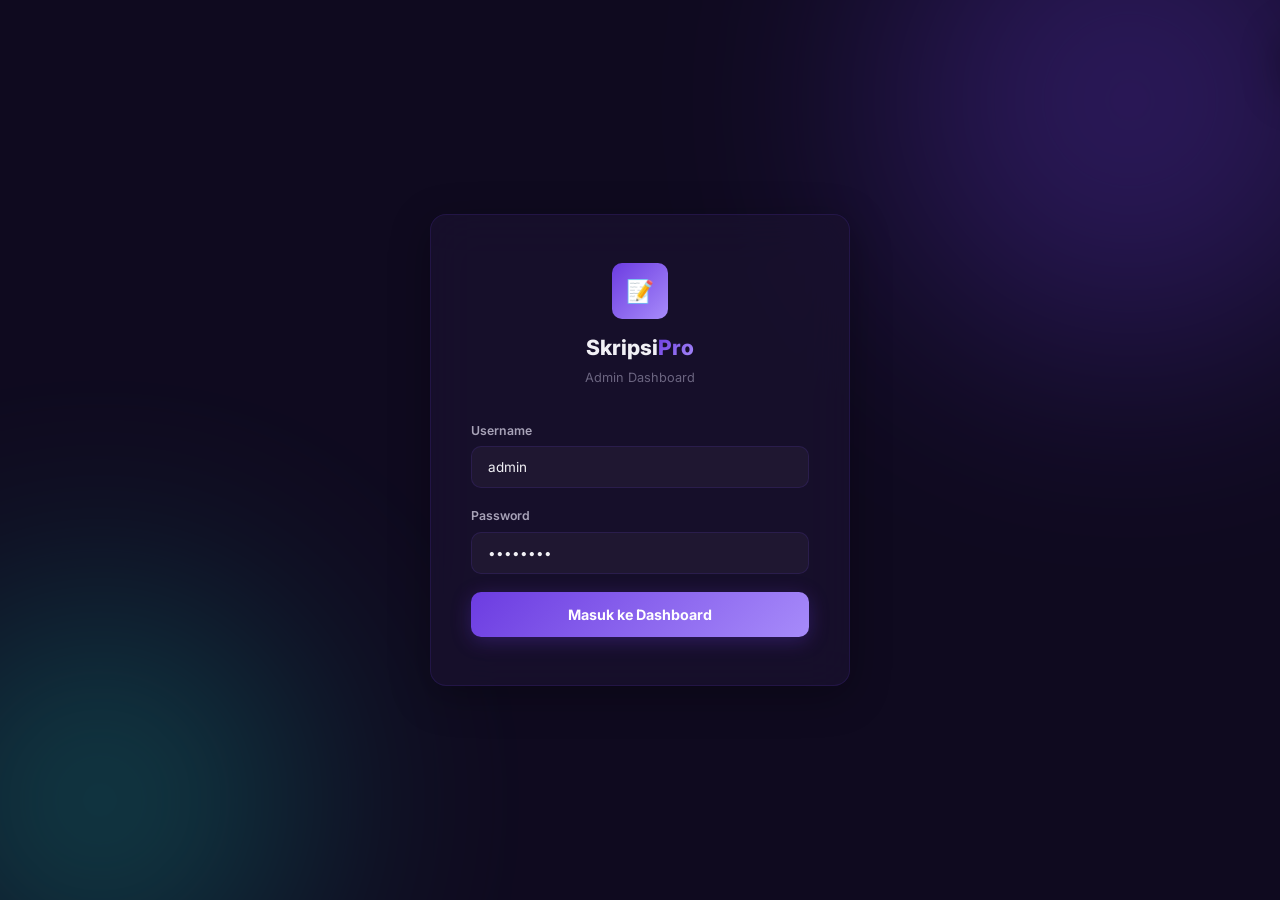
<file: admin.html>
<!DOCTYPE html>
<html lang="id">
<head>
  <meta charset="UTF-8">
  <meta name="viewport" content="width=device-width, initial-scale=1.0">
  <meta name="description" content="SkripsiPro Admin — Panel administrasi untuk mengelola order joki skripsi, klien, dan laporan.">
  <title>SkripsiPro Admin — Dashboard</title>
  <link href="https://fonts.googleapis.com/css2?family=Inter:wght@400;500;600;700;800;900&display=swap" rel="stylesheet">
  <link rel="stylesheet" href="css/admin.css">
</head>
<body>

  <!-- ===== Login Page ===== -->
  <div class="login-page" id="loginPage">
    <div class="login-bg-orb login-bg-orb--1"></div>
    <div class="login-bg-orb login-bg-orb--2"></div>

    <div class="login-card">
      <div class="logo">
        <div class="logo-icon">📝</div>
        <h2>Skripsi<span>Pro</span></h2>
        <p>Admin Dashboard</p>
      </div>
      <div class="login-error" id="loginError">Username atau password salah!</div>
      <form class="login-form" id="loginForm" onsubmit="handleLogin(event)">
        <div class="form-group">
          <label for="loginUsername">Username</label>
          <input type="text" id="loginUsername" placeholder="Masukkan username" value="admin">
        </div>
        <div class="form-group">
          <label for="loginPassword">Password</label>
          <input type="password" id="loginPassword" placeholder="Masukkan password" value="admin123">
        </div>
        <button type="submit" class="btn-login">Masuk ke Dashboard</button>
      </form>
    </div>
  </div>

  <!-- ===== Admin Panel ===== -->
  <div class="admin-layout" id="adminPanel" style="display:none;">
    
    <!-- Mobile Toggle -->
    <button class="mobile-toggle" id="mobileToggle" onclick="toggleSidebar()">☰</button>

    <!-- Sidebar -->
    <aside class="sidebar" id="sidebar">
      <div class="sidebar-brand">
        <div class="logo-icon">📝</div>
        <h3>Skripsi<span>Pro</span></h3>
      </div>

      <div class="sidebar-label">Menu Utama</div>
      <nav class="sidebar-nav">
        <a href="#" class="active" data-page="dashboard" onclick="switchPage('dashboard', this)">
          <span class="nav-icon">📊</span> Dashboard
        </a>
        <a href="#" data-page="orders" onclick="switchPage('orders', this)">
          <span class="nav-icon">📋</span> Daftar Order
          <span class="badge" id="orderBadge">12</span>
        </a>
        <a href="#" data-page="clients" onclick="switchPage('clients', this)">
          <span class="nav-icon">👥</span> Data Klien
        </a>
      </nav>

      <div class="sidebar-label">Lainnya</div>
      <nav class="sidebar-nav">
        <a href="#" data-page="settings" onclick="switchPage('settings', this)">
          <span class="nav-icon">⚙️</span> Pengaturan
        </a>
        <a href="#" onclick="handleLogout()">
          <span class="nav-icon">🚪</span> Keluar
        </a>
      </nav>

      <div class="sidebar-footer">
        <div class="sidebar-user">
          <div class="avatar">AD</div>
          <div class="user-info">
            <h4>Admin</h4>
            <p>Super Admin</p>
          </div>
        </div>
      </div>
    </aside>

    <!-- Main Content -->
    <main class="main-content">

      <!-- ======== DASHBOARD PAGE ======== -->
      <div class="page-section active" id="page-dashboard">
        <div class="topbar">
          <div class="topbar-left">
            <h1>Dashboard</h1>
            <p>Selamat datang kembali, Admin! 👋</p>
          </div>
          <div class="topbar-right">
            <div class="topbar-search">
              <span class="search-icon">🔍</span>
              <input type="text" placeholder="Cari order, klien, atau kampus..." id="dashSearch" oninput="handleDashSearch(this.value)">
            </div>
            <div style="position:relative;">
              <button class="topbar-btn" id="btnAdminNotif" onclick="toggleAdminNotif()" title="Lihat Notifikasi">
                🔔
                <span class="notif-dot"></span>
              </button>
              <div class="notif-dropdown" id="adminNotifDropdown">
                <div class="notif-header">
                  <h4>🔔 Pemberitahuan</h4>
                  <span style="font-size:0.75rem; color:var(--primary-light); cursor:pointer;" onclick="toggleAdminNotif()">Tutup</span>
                </div>
                <div class="notif-item">
                  <span>🚀</span>
                  <div>
                    <strong>Order Baru Masuk:</strong> SK-2026-1848 oleh Rian Pratama
                    <div style="font-size:0.7rem; color:var(--text-muted); margin-top:2px;">5 menit lalu</div>
                  </div>
                </div>
                <div class="notif-item">
                  <span>💬</span>
                  <div>
                    <strong>Revisi Selesai:</strong> Bab 4 Klien #SK-1847 siap dikirim
                    <div style="font-size:0.7rem; color:var(--text-muted); margin-top:2px;">20 menit lalu</div>
                  </div>
                </div>
                <div class="notif-item">
                  <span>✅</span>
                  <div>
                    <strong>Pembayaran Masuk:</strong> DP 50% Paket Pro telah diverifikasi
                    <div style="font-size:0.7rem; color:var(--text-muted); margin-top:2px;">1 jam lalu</div>
                  </div>
                </div>
              </div>
            </div>
          </div>
        </div>

        <!-- Stats -->
        <div class="stats-grid">
          <div class="stat-card">
            <div class="stat-icon purple">📋</div>
            <div class="stat-value" id="statOrders">156</div>
            <div class="stat-label">Total Order</div>
            <div class="stat-change up">+12%</div>
          </div>
          <div class="stat-card">
            <div class="stat-icon green">✅</div>
            <div class="stat-value" id="statDone">128</div>
            <div class="stat-label">Selesai</div>
            <div class="stat-change up">+8%</div>
          </div>
          <div class="stat-card">
            <div class="stat-icon yellow">⏳</div>
            <div class="stat-value" id="statProgress">23</div>
            <div class="stat-label">Dalam Proses</div>
            <div class="stat-change down">-3%</div>
          </div>
          <div class="stat-card">
            <div class="stat-icon blue">💰</div>
            <div class="stat-value" id="statRevenue">Rp 245Jt</div>
            <div class="stat-label">Pendapatan Bulan Ini</div>
            <div class="stat-change up">+18%</div>
          </div>
        </div>

        <!-- Charts + Activity -->
        <div class="grid-3">
          <div class="card">
            <div class="card-header">
              <h3>📈 Order Bulanan</h3>
              <div class="card-actions">
                <button class="btn-sm outline" id="chartBtn6" onclick="setChartRange(6)">6 Bulan</button>
                <button class="btn-sm primary" id="chartBtn12" onclick="setChartRange(12)">12 Bulan</button>
              </div>
            </div>
            <div class="chart-area">
              <div class="chart-bars" id="chartBars">
                <!-- Filled by JS -->
              </div>
            </div>
          </div>
          <div class="card">
            <div class="card-header">
              <h3>🕐 Aktivitas Terbaru</h3>
            </div>
            <div class="activity-list">
              <div class="activity-item">
                <div class="activity-dot green"></div>
                <div>
                  <div class="activity-text"><strong>Order #SK-1847</strong> telah selesai dan dikirim ke klien.</div>
                  <div class="activity-time">2 menit lalu</div>
                </div>
              </div>
              <div class="activity-item">
                <div class="activity-dot purple"></div>
                <div>
                  <div class="activity-text">Order baru masuk dari <strong>Rizky Pratama</strong> — Skripsi Manajemen</div>
                  <div class="activity-time">15 menit lalu</div>
                </div>
              </div>
              <div class="activity-item">
                <div class="activity-dot yellow"></div>
                <div>
                  <div class="activity-text"><strong>Order #SK-1845</strong> menunggu review dari klien.</div>
                  <div class="activity-time">1 jam lalu</div>
                </div>
              </div>
              <div class="activity-item">
                <div class="activity-dot blue"></div>
                <div>
                  <div class="activity-text">Pembayaran DP diterima untuk <strong>Order #SK-1846</strong></div>
                  <div class="activity-time">2 jam lalu</div>
                </div>
              </div>
              <div class="activity-item">
                <div class="activity-dot green"></div>
                <div>
                  <div class="activity-text"><strong>Penulis Baru</strong> — Dewi Lestari bergabung sebagai penulis Hukum.</div>
                  <div class="activity-time">3 jam lalu</div>
                </div>
              </div>
            </div>
          </div>
        </div>

        <!-- Recent Orders -->
        <div class="card">
          <div class="card-header">
            <h3>📋 Order Terbaru</h3>
            <div class="card-actions">
              <button class="btn-sm primary" onclick="switchPage('orders', document.querySelector('[data-page=orders]'))">Lihat Semua</button>
            </div>
          </div>
          <div style="overflow-x: auto;">
            <table class="data-table">
              <thead>
                <tr>
                  <th>Order ID</th>
                  <th>Klien</th>
                  <th>Layanan</th>
                  <th>Status</th>
                  <th>Deadline</th>
                  <th>Harga</th>
                </tr>
              </thead>
              <tbody id="recentOrdersBody">
                <!-- Filled by JS -->
              </tbody>
            </table>
          </div>
        </div>
      </div>

      <!-- ======== ORDERS PAGE ======== -->
      <div class="page-section" id="page-orders">
        <div class="topbar">
          <div class="topbar-left">
            <h1>Daftar Order</h1>
            <p>Kelola semua pesanan klien</p>
          </div>
          <div class="topbar-right">
            <div class="topbar-search">
              <span class="search-icon">🔍</span>
              <input type="text" placeholder="Cari order..." id="orderSearch" oninput="filterOrders(this.value)">
            </div>
            <button class="btn-sm primary" onclick="openAdminModal('add')">+ Tambah Order</button>
          </div>
        </div>

        <div class="card">
          <div class="filter-tabs">
            <button class="filter-tab active" onclick="filterOrderStatus('all', this)">Semua</button>
            <button class="filter-tab" onclick="filterOrderStatus('pending', this)">Menunggu</button>
            <button class="filter-tab" onclick="filterOrderStatus('progress', this)">Dalam Proses</button>
            <button class="filter-tab" onclick="filterOrderStatus('review', this)">Review</button>
            <button class="filter-tab" onclick="filterOrderStatus('done', this)">Selesai</button>
            <button class="filter-tab" onclick="filterOrderStatus('cancelled', this)">Batal</button>
          </div>
          <div style="overflow-x: auto;">
            <table class="data-table">
              <thead>
                <tr>
                  <th>Order ID</th>
                  <th>Klien</th>
                  <th>Layanan</th>
                  <th>Status</th>
                  <th>Prioritas</th>
                  <th>Deadline</th>
                  <th>Harga</th>
                  <th>Aksi</th>
                </tr>
              </thead>
              <tbody id="ordersTableBody">
                <!-- Filled by JS -->
              </tbody>
            </table>
          </div>
          <div class="table-footer">
            <div class="table-info" id="orderTableInfo">Menampilkan 1-10 dari 12 order</div>
            <div class="pagination" id="orderPagination">
              <!-- Filled by JS -->
            </div>
          </div>
        </div>
      </div>

      <!-- ======== CLIENTS PAGE ======== -->
      <div class="page-section" id="page-clients">
        <div class="topbar">
          <div class="topbar-left">
            <h1>Data Klien</h1>
            <p>Kelola informasi klien</p>
          </div>
          <div class="topbar-right">
            <div class="topbar-search">
              <span class="search-icon">🔍</span>
              <input type="text" placeholder="Cari klien..." id="clientSearch" oninput="filterClients(this.value)">
            </div>
          </div>
        </div>

        <div class="stats-grid" style="margin-bottom:20px;">
          <div class="stat-card">
            <div class="stat-icon purple">👥</div>
            <div class="stat-value" id="totalClients">0</div>
            <div class="stat-label">Total Klien</div>
          </div>
          <div class="stat-card">
            <div class="stat-icon green">🔄</div>
            <div class="stat-value" id="repeatClients">0</div>
            <div class="stat-label">Klien Berulang</div>
          </div>
          <div class="stat-card">
            <div class="stat-icon blue">🏫</div>
            <div class="stat-value" id="totalUniv">0</div>
            <div class="stat-label">Universitas</div>
          </div>
        </div>

        <div class="card">
          <div class="card-header">
            <h3>👥 Daftar Klien</h3>
          </div>
          <div style="overflow-x: auto;">
            <table class="data-table">
              <thead>
                <tr>
                  <th>Klien</th>
                  <th>WhatsApp</th>
                  <th>Jurusan</th>
                  <th>Total Order</th>
                  <th>Total Bayar</th>
                  <th>Aksi</th>
                </tr>
              </thead>
              <tbody id="clientsTableBody">
                <!-- Filled by JS -->
              </tbody>
            </table>
          </div>
        </div>
      </div>

      <!-- ======== SETTINGS PAGE ======== -->
      <div class="page-section" id="page-settings">
        <div class="topbar">
          <div class="topbar-left">
            <h1>Pengaturan</h1>
            <p>Konfigurasi admin panel</p>
          </div>
        </div>

        <div class="grid-2">
          <div class="card" style="padding: 28px;">
            <h3 style="margin-bottom: 20px; font-size: 1.05rem;">🔐 Ubah Password</h3>
            <form onsubmit="changePassword(event)">
              <div class="form-group" style="margin-bottom:14px;">
                <label style="display:block;font-size:0.78rem;font-weight:600;color:var(--text-secondary);margin-bottom:6px;">Password Lama</label>
                <input type="password" id="oldPassword" placeholder="Masukkan password lama" style="width:100%;padding:10px 14px;background:var(--bg-input);border:1px solid var(--border);border-radius:var(--radius-xs);color:var(--text-primary);font-family:var(--font);font-size:0.85rem;outline:none;">
              </div>
              <div class="form-group" style="margin-bottom:14px;">
                <label style="display:block;font-size:0.78rem;font-weight:600;color:var(--text-secondary);margin-bottom:6px;">Password Baru</label>
                <input type="password" id="newPassword" placeholder="Masukkan password baru" style="width:100%;padding:10px 14px;background:var(--bg-input);border:1px solid var(--border);border-radius:var(--radius-xs);color:var(--text-primary);font-family:var(--font);font-size:0.85rem;outline:none;">
              </div>
              <button type="submit" class="btn-sm primary" style="padding:10px 24px;margin-top:8px;">Simpan Password</button>
            </form>
          </div>
          <div class="card" style="padding: 28px;">
            <h3 style="margin-bottom: 20px; font-size: 1.05rem;">📱 Nomor WhatsApp Bisnis</h3>
            <form onsubmit="saveWhatsApp(event)">
              <div class="form-group" style="margin-bottom:14px;">
                <label style="display:block;font-size:0.78rem;font-weight:600;color:var(--text-secondary);margin-bottom:6px;">Nomor WhatsApp</label>
                <input type="tel" id="waNumber" value="+62 812-3456-7890" style="width:100%;padding:10px 14px;background:var(--bg-input);border:1px solid var(--border);border-radius:var(--radius-xs);color:var(--text-primary);font-family:var(--font);font-size:0.85rem;outline:none;">
              </div>
              <div class="form-group" style="margin-bottom:14px;">
                <label style="display:block;font-size:0.78rem;font-weight:600;color:var(--text-secondary);margin-bottom:6px;">Template Pesan Auto-Reply</label>
                <textarea id="waTemplate" rows="3" style="width:100%;padding:10px 14px;background:var(--bg-input);border:1px solid var(--border);border-radius:var(--radius-xs);color:var(--text-primary);font-family:var(--font);font-size:0.85rem;outline:none;resize:vertical;">Halo! Terima kasih sudah menghubungi SkripsiPro. Tim kami akan segera merespons.</textarea>
              </div>
              <button type="submit" class="btn-sm primary" style="padding:10px 24px;margin-top:8px;">Simpan</button>
            </form>
          </div>
        </div>
      </div>

    </main>
  </div>

  <!-- ===== Admin Modal (Add/Edit Order) ===== -->
  <div class="admin-modal-overlay" id="adminModal">
    <div class="admin-modal">
      <div class="modal-header">
        <h3 id="adminModalTitle">Tambah Order Baru</h3>
        <button class="modal-close-btn" onclick="closeAdminModal()">&times;</button>
      </div>
      <form class="admin-form" id="adminOrderForm" onsubmit="saveOrder(event)">
        <input type="hidden" id="editOrderId">
        <div class="form-row">
          <div class="form-group">
            <label for="aClientName">Nama Klien *</label>
            <input type="text" id="aClientName" placeholder="Nama lengkap" required>
          </div>
          <div class="form-group">
            <label for="aClientPhone">WhatsApp *</label>
            <input type="tel" id="aClientPhone" placeholder="0812xxxxxxxx" required>
          </div>
        </div>
        <div class="form-row">
          <div class="form-group">
            <label for="aClientUniv">Universitas *</label>
            <input type="text" id="aClientUniv" placeholder="Nama universitas" required>
          </div>
          <div class="form-group">
            <label for="aClientJurusan">Jurusan *</label>
            <input type="text" id="aClientJurusan" placeholder="Program studi" required>
          </div>
        </div>
        <div class="form-row">
          <div class="form-group">
            <label for="aService">Layanan *</label>
            <select id="aService" required>
              <option value="Skripsi">Joki Skripsi</option>
              <option value="Tesis">Joki Tesis</option>
              <option value="Makalah">Joki Makalah</option>
              <option value="Olah Data">Olah Data</option>
              <option value="Jurnal">Jurnal Ilmiah</option>
              <option value="Coding">Joki Coding</option>
            </select>
          </div>
          <div class="form-group">
            <label for="aStatus">Status *</label>
            <select id="aStatus" required>
              <option value="pending">Menunggu</option>
              <option value="progress">Dalam Proses</option>
              <option value="review">Review</option>
              <option value="done">Selesai</option>
              <option value="cancelled">Batal</option>
            </select>
          </div>
        </div>
        <div class="form-row">
          <div class="form-group">
            <label for="aPriority">Prioritas</label>
            <select id="aPriority">
              <option value="medium">Medium</option>
              <option value="high">High</option>
              <option value="low">Low</option>
            </select>
          </div>
          <div class="form-group">
            <label for="aDeadline">Deadline *</label>
            <input type="date" id="aDeadline" required>
          </div>
        </div>
        <div class="form-group">
          <label for="aPrice">Harga (Rp) *</label>
          <input type="number" id="aPrice" placeholder="2500000" required>
        </div>
        <div class="form-group">
          <label for="aNotes">Catatan</label>
          <textarea id="aNotes" placeholder="Detail order..."></textarea>
        </div>
        <div class="modal-footer">
          <button type="button" class="btn-cancel" onclick="closeAdminModal()">Batal</button>
          <button type="submit" class="btn-save">💾 Simpan Order</button>
        </div>
      </form>
    </div>
  </div>

  <!-- Toast -->
  <div class="admin-toast" id="adminToast">
    <span class="toast-icon" id="adminToastIcon">✅</span>
    <span class="toast-msg" id="adminToastMsg">Berhasil!</span>
  </div>

  <script src="js/admin.js"></script>
</body>
</html>
</file>
<file: css/style.css>
/* ==========================================================================
   SKRIPSIPRO - MASTER STYLESHEET (PREMIUM MODERN AESTHETICS)
   ========================================================================== */

@import url('https://fonts.googleapis.com/css2?family=Plus+Jakarta+Sans:wght@300;400;500;600;700;800;900&family=Outfit:wght@400;500;600;700;800;900&display=swap');

/* ===== CSS Variables & Design System ===== */
:root {
  --font-primary: 'Plus Jakarta Sans', -apple-system, BlinkMacSystemFont, 'Segoe UI', Roboto, sans-serif;
  --font-display: 'Outfit', 'Plus Jakarta Sans', sans-serif;

  /* Color Palette - Vibrant Neo Purple & Electric Cyan & Gold Accent */
  --primary: #7C3AED;
  --primary-light: #A78BFA;
  --primary-glow: rgba(124, 58, 237, 0.4);
  --primary-dark: #5B21B6;
  
  --secondary: #06B6D4;
  --secondary-light: #67E8F9;
  --secondary-glow: rgba(6, 182, 212, 0.35);
  --secondary-dark: #0891B2;

  --accent: #F59E0B;
  --accent-light: #FDE68A;
  --accent-glow: rgba(245, 158, 11, 0.3);

  --emerald: #10B981;
  --emerald-glow: rgba(16, 185, 129, 0.35);
  --rose: #F43F5E;

  /* Backgrounds & Glass */
  --bg-dark: #080414;
  --bg-darker: #04020A;
  --bg-surface: #0F0926;
  --bg-card: #150E33;
  --bg-card-hover: #1E1447;
  
  --bg-glass: rgba(21, 14, 51, 0.72);
  --bg-glass-heavy: rgba(15, 9, 38, 0.88);
  --bg-glass-light: rgba(255, 255, 255, 0.04);
  --bg-glass-hover: rgba(255, 255, 255, 0.08);

  /* Borders & Gradients */
  --border: rgba(167, 139, 250, 0.16);
  --border-strong: rgba(167, 139, 250, 0.35);
  --border-glow: rgba(6, 182, 212, 0.4);

  --gradient-primary: linear-gradient(135deg, #8B5CF6 0%, #6366F1 50%, #06B6D4 100%);
  --gradient-text: linear-gradient(135deg, #FFFFFF 0%, #E2E8F0 40%, #A78BFA 100%);
  --gradient-accent: linear-gradient(135deg, #F59E0B 0%, #FB923C 100%);
  --gradient-emerald: linear-gradient(135deg, #10B981 0%, #059669 100%);
  --gradient-card: linear-gradient(145deg, rgba(139, 92, 246, 0.08) 0%, rgba(6, 182, 212, 0.04) 100%);
  --gradient-hero-bg: radial-gradient(circle at 50% 10%, #20104D 0%, #080414 75%);

  /* Typography Colors */
  --text-primary: #F8FAFC;
  --text-secondary: #94A3B8;
  --text-muted: #64748B;
  --text-inverse: #080414;

  /* Shadows & Glows */
  --shadow-sm: 0 4px 12px rgba(0, 0, 0, 0.25);
  --shadow-md: 0 10px 30px rgba(0, 0, 0, 0.4);
  --shadow-lg: 0 20px 50px rgba(0, 0, 0, 0.55);
  --shadow-primary: 0 10px 35px rgba(124, 58, 237, 0.45);
  --shadow-secondary: 0 10px 35px rgba(6, 182, 212, 0.35);

  /* Radius */
  --radius-xs: 6px;
  --radius-sm: 10px;
  --radius-md: 16px;
  --radius-lg: 24px;
  --radius-xl: 32px;
  --radius-full: 9999px;

  /* Transitions */
  --transition-fast: 0.2s cubic-bezier(0.4, 0, 0.2, 1);
  --transition: 0.35s cubic-bezier(0.16, 1, 0.3, 1);
  --transition-slow: 0.6s cubic-bezier(0.16, 1, 0.3, 1);
}

/* ===== Light Theme Variables & Overrides ===== */
:root[data-theme="light"],
[data-theme="light"] {
  --primary: #6D28D9;
  --primary-light: #7C3AED;
  --primary-glow: rgba(109, 40, 217, 0.22);
  --primary-dark: #4C1D95;

  --secondary: #0891B2;
  --secondary-light: #06B6D4;
  --secondary-glow: rgba(8, 145, 178, 0.2);
  --secondary-dark: #0E7490;

  --accent: #D97706;
  --accent-light: #F59E0B;
  --accent-glow: rgba(217, 119, 6, 0.2);

  /* Backgrounds & Glass */
  --bg-dark: #F8FAFC;
  --bg-darker: #EEF2F6;
  --bg-surface: #FFFFFF;
  --bg-card: #FFFFFF;
  --bg-card-hover: #F1F5F9;

  --bg-glass: rgba(255, 255, 255, 0.88);
  --bg-glass-heavy: rgba(255, 255, 255, 0.96);
  --bg-glass-light: rgba(15, 23, 42, 0.04);
  --bg-glass-hover: rgba(15, 23, 42, 0.08);

  /* Borders & Gradients */
  --border: rgba(109, 40, 217, 0.12);
  --border-strong: rgba(109, 40, 217, 0.22);
  --border-glow: rgba(8, 145, 178, 0.3);

  --gradient-primary: linear-gradient(135deg, #7C3AED 0%, #6366F1 50%, #0891B2 100%);
  --gradient-text: linear-gradient(135deg, #0F172A 0%, #334155 45%, #6D28D9 100%);
  --gradient-card: linear-gradient(145deg, #FFFFFF 0%, #F8FAFC 100%);
  --gradient-hero-bg: radial-gradient(circle at 50% 10%, #EDE9FE 0%, #F8FAFC 75%);

  /* Typography Colors */
  --text-primary: #0F172A;
  --text-secondary: #475569;
  --text-muted: #64748B;
  --text-inverse: #FFFFFF;

  /* Shadows */
  --shadow-sm: 0 4px 12px rgba(15, 23, 42, 0.05);
  --shadow-md: 0 10px 30px rgba(15, 23, 42, 0.07);
  --shadow-lg: 0 20px 45px rgba(15, 23, 42, 0.09);
  --shadow-primary: 0 10px 30px rgba(109, 40, 217, 0.2);
  --shadow-secondary: 0 10px 30px rgba(8, 145, 178, 0.18);
}

/* ===== Theme Toggle Switch Button ===== */
.theme-toggle-btn {
  display: inline-flex;
  align-items: center;
  justify-content: center;
  width: 42px;
  height: 42px;
  border-radius: var(--radius-full);
  background: var(--bg-glass-light);
  border: 1px solid var(--border-strong);
  color: var(--text-primary);
  cursor: pointer;
  transition: var(--transition);
  font-size: 1.25rem;
  backdrop-filter: blur(8px);
  position: relative;
  outline: none;
  padding: 0;
  box-shadow: var(--shadow-sm);
}

.theme-toggle-btn:hover {
  background: var(--bg-glass-hover);
  border-color: var(--primary-light);
  transform: translateY(-2px) scale(1.05);
  box-shadow: 0 4px 15px var(--primary-glow);
}

.theme-toggle-btn:active {
  transform: translateY(0) scale(0.96);
}

.theme-toggle-btn .theme-icon {
  display: inline-block;
  line-height: 1;
  transition: transform 0.4s cubic-bezier(0.16, 1, 0.3, 1);
  user-select: none;
}

/* Mobile Theme Toggle Button inside drawer */
.mobile-theme-toggle {
  display: flex;
  align-items: center;
  justify-content: space-between;
  width: 100%;
  padding: 12px 16px;
  border-radius: var(--radius-sm);
  background: var(--bg-glass-light);
  border: 1px solid var(--border);
  color: var(--text-primary);
  font-weight: 600;
  cursor: pointer;
  font-size: 0.92rem;
  margin-top: 8px;
}

.mobile-theme-toggle:hover {
  background: var(--bg-glass-hover);
  border-color: var(--primary-light);
}

/* ===== Light Mode Specific Visual Refinements ===== */
[data-theme="light"] body {
  background-color: var(--bg-dark);
  color: var(--text-primary);
  background-image: 
    radial-gradient(rgba(109, 40, 217, 0.05) 1px, transparent 1px),
    radial-gradient(rgba(8, 145, 178, 0.04) 1px, transparent 1px);
}

[data-theme="light"] .navbar {
  background: rgba(255, 255, 255, 0.85);
  border-bottom: 1px solid rgba(109, 40, 217, 0.1);
}

[data-theme="light"] .navbar.scrolled {
  background: rgba(255, 255, 255, 0.96);
  border-bottom: 1px solid rgba(109, 40, 217, 0.15);
  box-shadow: 0 10px 30px rgba(15, 23, 42, 0.08);
}

[data-theme="light"] .navbar-links a {
  color: var(--text-secondary);
}

[data-theme="light"] .navbar-links a:hover,
[data-theme="light"] .navbar-links a.active {
  color: var(--primary);
}

[data-theme="light"] .navbar-links.active {
  background: rgba(255, 255, 255, 0.98);
  border-bottom: 1px solid rgba(109, 40, 217, 0.15);
  box-shadow: 0 20px 40px rgba(15, 23, 42, 0.12);
}

[data-theme="light"] .btn-admin-link {
  color: var(--text-secondary);
  border: 1px dashed rgba(109, 40, 217, 0.25);
  background: rgba(109, 40, 217, 0.04);
}

[data-theme="light"] .btn-admin-link:hover {
  color: var(--primary);
  border-color: var(--primary);
  background: rgba(109, 40, 217, 0.09);
}

[data-theme="light"] .btn-outline {
  background: #FFFFFF;
  color: var(--text-primary);
  border-color: rgba(109, 40, 217, 0.25);
}

[data-theme="light"] .btn-outline:hover {
  background: rgba(109, 40, 217, 0.08);
  color: var(--primary);
  border-color: var(--primary);
}

[data-theme="light"] .hero-orb {
  opacity: 0.1;
  filter: blur(100px);
}

[data-theme="light"] .hero-title .gradient-word {
  background: linear-gradient(135deg, #1E1B4B 0%, #6D28D9 50%, #0891B2 100%);
  -webkit-background-clip: text;
  -webkit-text-fill-color: transparent;
  background-clip: text;
  text-shadow: none;
}

[data-theme="light"] .hero-desc strong {
  color: var(--text-primary);
}

[data-theme="light"] .hero-dashboard-preview {
  background: rgba(255, 255, 255, 0.92);
  border-color: rgba(109, 40, 217, 0.18);
  box-shadow: 0 20px 50px rgba(15, 23, 42, 0.08), 0 0 35px rgba(109, 40, 217, 0.08);
}

[data-theme="light"] .hero-visual-tabs {
  background: rgba(15, 23, 42, 0.05);
  border-color: rgba(15, 23, 42, 0.06);
}

[data-theme="light"] .bar-track {
  background: rgba(15, 23, 42, 0.08);
}

[data-theme="light"] .turnitin-showcase {
  background: rgba(16, 185, 129, 0.06);
  border-color: rgba(16, 185, 129, 0.25);
}

[data-theme="light"] .turnitin-score-banner {
  background: rgba(16, 185, 129, 0.12);
}

[data-theme="light"] .calculator-section {
  background: radial-gradient(circle at 50% 50%, #EDE9FE 0%, var(--bg-dark) 80%);
}

[data-theme="light"] .calc-wrapper {
  background: rgba(255, 255, 255, 0.95);
  border-color: rgba(109, 40, 217, 0.18);
  box-shadow: var(--shadow-lg);
}

[data-theme="light"] .calc-pill-btn {
  background: #F8FAFC;
  border-color: rgba(109, 40, 217, 0.15);
  color: var(--text-primary);
}

[data-theme="light"] .calc-pill-btn:hover {
  background: rgba(109, 40, 217, 0.07);
  border-color: var(--primary);
}

[data-theme="light"] .calc-pill-btn.active {
  background: rgba(109, 40, 217, 0.1);
  border-color: var(--primary);
}

[data-theme="light"] .calc-pill-btn.active .title {
  color: var(--primary);
}

[data-theme="light"] .calc-pill-btn.active .subtitle {
  color: var(--secondary-dark);
}

[data-theme="light"] .addon-card {
  background: #F8FAFC;
  border-color: rgba(109, 40, 217, 0.12);
}

[data-theme="light"] .addon-card:hover {
  background: #F1F5F9;
}

[data-theme="light"] .addon-card.checked {
  background: rgba(8, 145, 178, 0.08);
  border-color: var(--secondary);
}

[data-theme="light"] .calc-result-box {
  background: #FFFFFF;
  border-color: rgba(109, 40, 217, 0.18);
  box-shadow: 0 10px 30px rgba(109, 40, 217, 0.08);
}

[data-theme="light"] .result-price-val {
  color: #0F172A;
}

[data-theme="light"] .bento-card,
[data-theme="light"] .service-card,
[data-theme="light"] .pricing-card,
[data-theme="light"] .step-card,
[data-theme="light"] .testimonial-card,
[data-theme="light"] .faq-item {
  background: #FFFFFF;
  border-color: rgba(109, 40, 217, 0.12);
  box-shadow: 0 10px 30px rgba(15, 23, 42, 0.05);
}

[data-theme="light"] .bento-card:hover,
[data-theme="light"] .service-card:hover,
[data-theme="light"] .pricing-card:hover,
[data-theme="light"] .step-card:hover,
[data-theme="light"] .testimonial-card:hover {
  border-color: rgba(109, 40, 217, 0.3);
  box-shadow: 0 18px 40px rgba(109, 40, 217, 0.1);
}

[data-theme="light"] .service-icon-box {
  background: rgba(109, 40, 217, 0.08);
}

[data-theme="light"] .univ-badge {
  background: #FFFFFF;
  border-color: rgba(109, 40, 217, 0.15);
  box-shadow: 0 4px 12px rgba(15, 23, 42, 0.04);
}

[data-theme="light"] .univ-badge:hover {
  background: rgba(109, 40, 217, 0.08);
  border-color: var(--primary);
  color: var(--primary);
}

[data-theme="light"] .comparison-table-wrapper {
  background: #FFFFFF;
  border-color: rgba(109, 40, 217, 0.15);
}

[data-theme="light"] .comparison-table th {
  background: #F8FAFC;
  color: var(--text-primary);
}

[data-theme="light"] .comparison-table th.col-skripsipro {
  background: rgba(109, 40, 217, 0.12);
  color: var(--primary);
}

[data-theme="light"] .comparison-table td.col-skripsipro {
  background: rgba(109, 40, 217, 0.04);
  color: var(--text-primary);
}

[data-theme="light"] .pricing-section {
  background: radial-gradient(circle at 50% 10%, #F5F3FF 0%, var(--bg-dark) 70%);
}

[data-theme="light"] .tracker-box {
  background: #FFFFFF;
  border-color: rgba(109, 40, 217, 0.16);
  box-shadow: var(--shadow-lg);
}

[data-theme="light"] .tracker-search-input {
  background: #F8FAFC;
  color: #0F172A;
  border-color: rgba(109, 40, 217, 0.22);
}

[data-theme="light"] .step-dot {
  background: #F1F5F9;
  border-color: rgba(109, 40, 217, 0.2);
  color: var(--text-muted);
}

[data-theme="light"] .testi-filter-btn {
  background: #FFFFFF;
  border-color: rgba(109, 40, 217, 0.16);
  color: var(--text-secondary);
}

[data-theme="light"] .testi-filter-btn.active {
  background: var(--gradient-primary);
  color: #FFFFFF;
  border-color: transparent;
}

[data-theme="light"] .faq-search-input {
  background: #FFFFFF;
  color: #0F172A;
  border-color: rgba(109, 40, 217, 0.2);
  box-shadow: 0 4px 14px rgba(15, 23, 42, 0.04);
}

[data-theme="light"] .faq-item.active {
  background: #FFFFFF;
  border-color: var(--primary);
  box-shadow: 0 10px 30px rgba(109, 40, 217, 0.1);
}

[data-theme="light"] .site-footer {
  background: #FFFFFF;
  border-top-color: rgba(109, 40, 217, 0.12);
}

[data-theme="light"] .footer-col h4 {
  color: #0F172A;
}

[data-theme="light"] .pay-badge {
  background: #F8FAFC;
  border-color: rgba(15, 23, 42, 0.08);
  color: var(--text-secondary);
}

[data-theme="light"] .social-icon-btn {
  background: #F8FAFC;
  border-color: rgba(109, 40, 217, 0.15);
  color: var(--text-primary);
}

[data-theme="light"] .footer-bottom-bar {
  border-top-color: rgba(15, 23, 42, 0.08);
}

[data-theme="light"] .order-modal-container {
  background: #FFFFFF;
  border-color: rgba(109, 40, 217, 0.2);
  box-shadow: 0 25px 60px rgba(15, 23, 42, 0.2);
}

[data-theme="light"] .modal-overlay {
  background: rgba(15, 23, 42, 0.65);
}

[data-theme="light"] .form-field input,
[data-theme="light"] .form-field select,
[data-theme="light"] .form-field textarea {
  background: #F8FAFC;
  border-color: rgba(109, 40, 217, 0.2);
  color: #0F172A;
}

[data-theme="light"] .modal-close-btn {
  background: rgba(15, 23, 42, 0.05);
  border-color: rgba(15, 23, 42, 0.1);
  color: var(--text-secondary);
}

[data-theme="light"] .custom-select-box select option {
  background: #FFFFFF;
  color: #0F172A;
}

[data-theme="light"] .custom-select-box select,
[data-theme="light"] .custom-input {
  background: #F8FAFC;
  color: #0F172A;
  border-color: rgba(109, 40, 217, 0.2);
}

[data-theme="light"] .generator-card,
[data-theme="light"] .title-card {
  background: #FFFFFF;
  border-color: rgba(109, 40, 217, 0.15);
}

[data-theme="light"] .hamburger span {
  background: var(--text-primary);
}

[data-theme="light"] .wa-fab {
  box-shadow: 0 10px 30px rgba(37, 211, 102, 0.3);
}

[data-theme="light"] .section-badge {
  background: rgba(109, 40, 217, 0.08);
  border-color: rgba(109, 40, 217, 0.25);
}

[data-theme="light"] .section-title .gradient-text {
  background: linear-gradient(135deg, #6D28D9 0%, #4F46E5 50%, #0891B2 100%);
  -webkit-background-clip: text;
  -webkit-text-fill-color: transparent;
  background-clip: text;
}

[data-theme="light"] .university-marquee-section {
  background: #FFFFFF;
  border-top-color: rgba(109, 40, 217, 0.1);
  border-bottom-color: rgba(109, 40, 217, 0.1);
}

[data-theme="light"] .comparison-section {
  background: #FFFFFF;
}

[data-theme="light"] .testimonials-section {
  background: #FFFFFF;
}

[data-theme="light"] .faq-section {
  background: var(--bg-dark);
}

[data-theme="light"] .faq-question-btn {
  color: var(--text-primary);
}

[data-theme="light"] .faq-toggle-icon {
  background: rgba(109, 40, 217, 0.1);
  color: var(--primary);
}

[data-theme="light"] .faq-item.active .faq-toggle-icon {
  background: var(--gradient-primary);
  color: #FFFFFF;
}

[data-theme="light"] .cta-section {
  background: radial-gradient(circle at 50% 50%, #EDE9FE 0%, var(--bg-dark) 80%);
}

[data-theme="light"] ::-webkit-scrollbar-track {
  background: #F1F5F9;
}

[data-theme="light"] ::-webkit-scrollbar-thumb {
  background: rgba(109, 40, 217, 0.3);
}

/* ===== Reset & Global Base ===== */
*, *::before, *::after {
  box-sizing: border-box;
  margin: 0;
  padding: 0;
}

html {
  scroll-behavior: smooth;
  font-size: 16px;
  -webkit-font-smoothing: antialiased;
  -moz-osx-font-smoothing: grayscale;
}

body {
  font-family: var(--font-primary);
  background-color: var(--bg-dark);
  color: var(--text-primary);
  line-height: 1.65;
  overflow-x: hidden;
  position: relative;
  background-image: 
    radial-gradient(rgba(139, 92, 246, 0.08) 1px, transparent 1px),
    radial-gradient(rgba(6, 182, 212, 0.06) 1px, transparent 1px);
  background-size: 40px 40px;
  background-position: 0 0, 20px 20px;
}

a {
  color: inherit;
  text-decoration: none;
  transition: var(--transition-fast);
}

button, input, select, textarea {
  font-family: inherit;
  color: inherit;
}

img {
  max-width: 100%;
  height: auto;
  display: block;
}

ul, ol {
  list-style: none;
}

/* ===== Layout Utilities ===== */
.container {
  width: 100%;
  max-width: 1240px;
  margin: 0 auto;
  padding: 0 24px;
}

.section {
  padding: 100px 0;
  position: relative;
}

.text-center { text-align: center; }
.mx-auto { margin-left: auto; margin-right: auto; }

/* ===== Typography & Headers ===== */
.section-badge {
  display: inline-flex;
  align-items: center;
  gap: 8px;
  background: rgba(139, 92, 246, 0.12);
  border: 1px solid rgba(167, 139, 250, 0.3);
  color: var(--primary-light);
  padding: 6px 16px;
  border-radius: var(--radius-full);
  font-size: 0.82rem;
  font-weight: 700;
  letter-spacing: 0.06em;
  text-transform: uppercase;
  margin-bottom: 18px;
  backdrop-filter: blur(12px);
  box-shadow: 0 0 20px rgba(124, 58, 237, 0.15);
}

.section-title {
  font-family: var(--font-display);
  font-size: clamp(2.1rem, 4.2vw, 3.2rem);
  font-weight: 800;
  line-height: 1.18;
  letter-spacing: -0.02em;
  margin-bottom: 18px;
  color: var(--text-primary);
}

.section-title .gradient-text {
  background: var(--gradient-primary);
  -webkit-background-clip: text;
  -webkit-text-fill-color: transparent;
  background-clip: text;
  display: inline;
}

.section-desc {
  font-size: 1.1rem;
  color: var(--text-secondary);
  max-width: 640px;
  line-height: 1.7;
}

/* ===== Buttons ===== */
.btn {
  display: inline-flex;
  align-items: center;
  justify-content: center;
  gap: 10px;
  padding: 14px 28px;
  font-size: 0.95rem;
  font-weight: 700;
  border-radius: var(--radius-full);
  cursor: pointer;
  transition: var(--transition);
  border: 1px solid transparent;
  text-decoration: none;
  position: relative;
  overflow: hidden;
  z-index: 1;
}

.btn::after {
  content: '';
  position: absolute;
  inset: 0;
  background: linear-gradient(rgba(255,255,255,0.15), transparent);
  opacity: 0;
  transition: var(--transition-fast);
  z-index: -1;
}

.btn:hover::after {
  opacity: 1;
}

.btn-primary {
  background: var(--gradient-primary);
  color: #FFFFFF;
  box-shadow: var(--shadow-primary);
}

.btn-primary:hover {
  transform: translateY(-3px) scale(1.02);
  box-shadow: 0 15px 40px rgba(124, 58, 237, 0.6);
}

.btn-secondary {
  background: linear-gradient(135deg, #06B6D4 0%, #3B82F6 100%);
  color: #FFFFFF;
  box-shadow: var(--shadow-secondary);
}

.btn-secondary:hover {
  transform: translateY(-3px) scale(1.02);
  box-shadow: 0 15px 40px rgba(6, 182, 212, 0.5);
}

.btn-outline {
  background: var(--bg-glass-light);
  color: var(--text-primary);
  border-color: var(--border-strong);
  backdrop-filter: blur(10px);
}

.btn-outline:hover {
  background: rgba(167, 139, 250, 0.15);
  border-color: var(--primary-light);
  transform: translateY(-2px);
  color: #FFF;
}

.btn-wa {
  background: linear-gradient(135deg, #25D366 0%, #128C7E 100%);
  color: #FFFFFF;
  box-shadow: 0 8px 25px rgba(37, 211, 102, 0.35);
}

.btn-wa:hover {
  transform: translateY(-3px);
  box-shadow: 0 12px 35px rgba(37, 211, 102, 0.5);
}

.btn-glow {
  animation: buttonPulse 3s infinite;
}

@keyframes buttonPulse {
  0%, 100% { box-shadow: 0 0 20px rgba(124, 58, 237, 0.5); }
  50% { box-shadow: 0 0 35px rgba(6, 182, 212, 0.8); }
}

/* ===== Top Announcement Bar ===== */
.announcement-bar {
  background: linear-gradient(90deg, #5B21B6 0%, #7C3AED 35%, #0891B2 70%, #5B21B6 100%);
  background-size: 200% auto;
  animation: gradientShift 6s linear infinite;
  color: #FFF;
  font-size: 0.85rem;
  padding: 8px 16px;
  position: relative;
  z-index: 1001;
  border-bottom: 1px solid rgba(255, 255, 255, 0.15);
}

@keyframes gradientShift {
  0% { background-position: 0% center; }
  100% { background-position: 200% center; }
}

.announcement-bar .container {
  display: flex;
  align-items: center;
  justify-content: space-between;
  gap: 16px;
}

.announcement-text {
  display: flex;
  align-items: center;
  gap: 10px;
  font-weight: 600;
  flex-wrap: wrap;
}

.announcement-badge {
  background: rgba(0, 0, 0, 0.25);
  padding: 2px 10px;
  border-radius: var(--radius-full);
  font-size: 0.75rem;
  font-weight: 800;
  color: #FDE68A;
  border: 1px solid rgba(253, 230, 138, 0.4);
}

.announcement-link {
  color: #FFF;
  text-decoration: underline;
  font-weight: 700;
  cursor: pointer;
}

.announcement-close {
  background: none;
  border: none;
  color: rgba(255, 255, 255, 0.8);
  font-size: 1.1rem;
  cursor: pointer;
  line-height: 1;
  padding: 2px 6px;
  border-radius: 4px;
}

.announcement-close:hover {
  background: rgba(255, 255, 255, 0.2);
  color: #FFF;
}

/* ===== Navbar ===== */
.navbar {
  position: sticky;
  top: 0;
  left: 0;
  right: 0;
  z-index: 1000;
  padding: 16px 0;
  transition: var(--transition);
  background: rgba(8, 4, 20, 0.65);
  backdrop-filter: blur(20px);
  -webkit-backdrop-filter: blur(20px);
  border-bottom: 1px solid rgba(167, 139, 250, 0.08);
}

.navbar.scrolled {
  padding: 10px 0;
  background: rgba(8, 4, 20, 0.92);
  border-bottom: 1px solid var(--border);
  box-shadow: 0 10px 30px rgba(0, 0, 0, 0.6);
}

.navbar .container {
  display: flex;
  align-items: center;
  justify-content: space-between;
}

.navbar-brand {
  display: flex;
  align-items: center;
  gap: 12px;
  font-family: var(--font-display);
  font-size: 1.45rem;
  font-weight: 800;
  letter-spacing: -0.02em;
}

.brand-icon {
  width: 42px;
  height: 42px;
  background: var(--gradient-primary);
  border-radius: var(--radius-sm);
  display: flex;
  align-items: center;
  justify-content: center;
  font-size: 1.25rem;
  box-shadow: 0 0 20px rgba(124, 58, 237, 0.5);
  position: relative;
}

.brand-icon::after {
  content: '';
  position: absolute;
  inset: -2px;
  border-radius: calc(var(--radius-sm) + 2px);
  background: linear-gradient(135deg, var(--secondary), var(--primary));
  z-index: -1;
  opacity: 0.6;
}

.brand-text span {
  background: var(--gradient-primary);
  -webkit-background-clip: text;
  -webkit-text-fill-color: transparent;
  background-clip: text;
}

.brand-status {
  display: inline-flex;
  align-items: center;
  gap: 4px;
  font-size: 0.68rem;
  font-weight: 700;
  color: var(--emerald);
  background: rgba(16, 185, 129, 0.12);
  border: 1px solid rgba(16, 185, 129, 0.3);
  padding: 2px 8px;
  border-radius: var(--radius-full);
  margin-left: 6px;
  vertical-align: middle;
}

.status-dot {
  width: 6px;
  height: 6px;
  background: var(--emerald);
  border-radius: 50%;
  animation: pulseDot 1.5s infinite;
}

.navbar-links {
  display: flex;
  align-items: center;
  gap: 28px;
}

.navbar-links a {
  color: var(--text-secondary);
  font-size: 0.92rem;
  font-weight: 600;
  position: relative;
  padding: 6px 0;
}

.navbar-links a:hover,
.navbar-links a.active {
  color: #FFF;
}

.navbar-links a::after {
  content: '';
  position: absolute;
  bottom: 0;
  left: 0;
  width: 0;
  height: 2px;
  background: var(--gradient-primary);
  transition: var(--transition);
  border-radius: 2px;
}

.navbar-links a:hover::after {
  width: 100%;
}

.navbar-actions {
  display: flex;
  align-items: center;
  gap: 14px;
}

.navbar-actions .btn {
  padding: 10px 22px;
  font-size: 0.88rem;
}

.btn-admin-link {
  font-size: 0.82rem;
  color: var(--text-muted);
  display: flex;
  align-items: center;
  gap: 4px;
  padding: 8px 12px;
  border-radius: var(--radius-sm);
  border: 1px dashed rgba(167, 139, 250, 0.2);
  transition: var(--transition-fast);
}

.btn-admin-link:hover {
  color: var(--primary-light);
  border-color: var(--primary-light);
  background: rgba(167, 139, 250, 0.08);
}

.hamburger {
  display: none;
  flex-direction: column;
  gap: 5px;
  background: none;
  border: none;
  cursor: pointer;
  padding: 6px;
}

.hamburger span {
  display: block;
  width: 26px;
  height: 2.5px;
  background: var(--text-primary);
  border-radius: 2px;
  transition: var(--transition);
}

/* ===== Hero Section ===== */
.hero {
  min-height: calc(100vh - 110px);
  display: flex;
  align-items: center;
  position: relative;
  padding: 80px 0 100px;
  background: var(--gradient-hero-bg);
  overflow: hidden;
}

/* Hero Orbs & Ambient Glow */
.hero-orb {
  position: absolute;
  border-radius: 50%;
  filter: blur(120px);
  pointer-events: none;
  z-index: 0;
}

.hero-orb--1 {
  width: 550px;
  height: 550px;
  background: radial-gradient(circle, rgba(124, 58, 237, 0.45) 0%, transparent 70%);
  top: -10%;
  right: -5%;
  animation: orbFloat1 12s ease-in-out infinite alternate;
}

.hero-orb--2 {
  width: 480px;
  height: 480px;
  background: radial-gradient(circle, rgba(6, 182, 212, 0.35) 0%, transparent 70%);
  bottom: -15%;
  left: -10%;
  animation: orbFloat2 14s ease-in-out infinite alternate;
}

.hero-orb--3 {
  width: 350px;
  height: 350px;
  background: radial-gradient(circle, rgba(245, 158, 11, 0.2) 0%, transparent 70%);
  top: 40%;
  left: 30%;
  animation: orbFloat3 10s ease-in-out infinite alternate;
}

@keyframes orbFloat1 {
  0% { transform: translate(0, 0) scale(1); }
  100% { transform: translate(-60px, 80px) scale(1.15); }
}
@keyframes orbFloat2 {
  0% { transform: translate(0, 0) scale(1); }
  100% { transform: translate(80px, -50px) scale(1.2); }
}
@keyframes orbFloat3 {
  0% { transform: translate(0, 0) scale(0.9); opacity: 0.4; }
  100% { transform: translate(40px, -40px) scale(1.1); opacity: 0.8; }
}

.hero .container {
  display: grid;
  grid-template-columns: 1.15fr 0.95fr;
  gap: 50px;
  align-items: center;
  position: relative;
  z-index: 2;
}

.hero-content {
  max-width: 650px;
}

.hero-pill {
  display: inline-flex;
  align-items: center;
  gap: 10px;
  background: rgba(124, 58, 237, 0.15);
  border: 1px solid rgba(167, 139, 250, 0.35);
  padding: 6px 18px;
  border-radius: var(--radius-full);
  font-size: 0.84rem;
  font-weight: 700;
  color: var(--primary-light);
  margin-bottom: 24px;
  box-shadow: 0 0 25px rgba(124, 58, 237, 0.2);
}

.pill-glow-dot {
  width: 8px;
  height: 8px;
  background: var(--secondary);
  border-radius: 50%;
  box-shadow: 0 0 10px var(--secondary);
  animation: pulseDot 2s infinite;
}

@keyframes pulseDot {
  0%, 100% { transform: scale(1); opacity: 1; }
  50% { transform: scale(1.4); opacity: 0.6; }
}

.hero-title {
  font-family: var(--font-display);
  font-size: clamp(2.6rem, 5.2vw, 4.2rem);
  font-weight: 900;
  line-height: 1.12;
  letter-spacing: -0.03em;
  margin-bottom: 22px;
}

.hero-title .gradient-word {
  background: linear-gradient(135deg, #FFF 0%, #A78BFA 50%, #06B6D4 100%);
  -webkit-background-clip: text;
  -webkit-text-fill-color: transparent;
  background-clip: text;
  text-shadow: 0 0 40px rgba(124, 58, 237, 0.4);
}

.hero-desc {
  font-size: 1.12rem;
  color: var(--text-secondary);
  line-height: 1.8;
  margin-bottom: 34px;
}

.hero-desc strong {
  color: #FFF;
  font-weight: 600;
}

.hero-actions {
  display: flex;
  gap: 16px;
  flex-wrap: wrap;
  margin-bottom: 40px;
}

.hero-trust-badges {
  display: flex;
  align-items: center;
  gap: 20px;
  flex-wrap: wrap;
  padding-top: 16px;
  border-top: 1px solid rgba(167, 139, 250, 0.15);
}

.avatar-stack {
  display: flex;
  align-items: center;
}

.avatar-item {
  width: 38px;
  height: 38px;
  border-radius: 50%;
  border: 2px solid var(--bg-dark);
  margin-left: -10px;
  display: flex;
  align-items: center;
  justify-content: center;
  font-size: 0.78rem;
  font-weight: 800;
  color: #FFF;
  background: var(--gradient-primary);
  box-shadow: 0 4px 10px rgba(0, 0, 0, 0.4);
}

.avatar-item:first-child { margin-left: 0; }
.avatar-item.av-1 { background: linear-gradient(135deg, #F43F5E, #FB923C); }
.avatar-item.av-2 { background: linear-gradient(135deg, #8B5CF6, #3B82F6); }
.avatar-item.av-3 { background: linear-gradient(135deg, #10B981, #06B6D4); }
.avatar-item.av-4 { background: linear-gradient(135deg, #F59E0B, #EC4899); }
.avatar-item.av-more { background: var(--bg-surface); border-color: var(--primary-light); color: var(--primary-light); font-size: 0.72rem; }

.trust-text {
  font-size: 0.88rem;
  color: var(--text-secondary);
  line-height: 1.4;
}

.trust-text strong {
  color: #FFF;
  display: block;
}

.trust-rating {
  color: var(--accent);
  font-weight: 800;
  display: inline-flex;
  align-items: center;
  gap: 4px;
}

/* ===== Hero Interactive Glass Visual ===== */
.hero-visual {
  position: relative;
}

.hero-dashboard-preview {
  background: var(--bg-glass);
  backdrop-filter: blur(24px);
  -webkit-backdrop-filter: blur(24px);
  border: 1px solid var(--border-strong);
  border-radius: var(--radius-lg);
  padding: 26px;
  box-shadow: var(--shadow-lg), 0 0 50px rgba(124, 58, 237, 0.25);
  position: relative;
  z-index: 2;
  transition: var(--transition);
}

.hero-dashboard-preview:hover {
  border-color: rgba(6, 182, 212, 0.5);
  box-shadow: var(--shadow-lg), 0 0 60px rgba(6, 182, 212, 0.3);
}

/* Tabs inside Hero Visual */
.hero-visual-tabs {
  display: flex;
  gap: 8px;
  background: rgba(0, 0, 0, 0.35);
  padding: 4px;
  border-radius: var(--radius-sm);
  margin-bottom: 20px;
  border: 1px solid rgba(255, 255, 255, 0.05);
}

.hero-tab-btn {
  flex: 1;
  padding: 8px 12px;
  font-size: 0.78rem;
  font-weight: 700;
  border: none;
  background: transparent;
  color: var(--text-secondary);
  border-radius: 6px;
  cursor: pointer;
  transition: var(--transition-fast);
  display: flex;
  align-items: center;
  justify-content: center;
  gap: 6px;
}

.hero-tab-btn.active {
  background: var(--gradient-primary);
  color: #FFF;
  box-shadow: 0 4px 15px rgba(124, 58, 237, 0.4);
}

.hero-card-header {
  display: flex;
  align-items: center;
  justify-content: space-between;
  margin-bottom: 20px;
  padding-bottom: 16px;
  border-bottom: 1px solid rgba(167, 139, 250, 0.15);
}

.client-meta {
  display: flex;
  align-items: center;
  gap: 12px;
}

.client-avatar-badge {
  width: 44px;
  height: 44px;
  background: linear-gradient(135deg, #7C3AED, #06B6D4);
  border-radius: var(--radius-sm);
  display: flex;
  align-items: center;
  justify-content: center;
  font-size: 1.3rem;
}

.client-title h4 {
  font-size: 0.96rem;
  font-weight: 700;
}

.client-title p {
  font-size: 0.78rem;
  color: var(--text-muted);
}

.order-badge-pill {
  font-size: 0.72rem;
  font-weight: 700;
  background: rgba(6, 182, 212, 0.15);
  color: var(--secondary-light);
  border: 1px solid rgba(6, 182, 212, 0.35);
  padding: 4px 10px;
  border-radius: var(--radius-full);
}

/* Tab 1: Progress Content */
.progress-list {
  display: flex;
  flex-direction: column;
  gap: 14px;
  margin-bottom: 20px;
}

.progress-row {
  display: flex;
  flex-direction: column;
  gap: 6px;
}

.progress-header-info {
  display: flex;
  justify-content: space-between;
  font-size: 0.82rem;
  font-weight: 600;
}

.progress-name {
  color: var(--text-secondary);
  display: flex;
  align-items: center;
  gap: 6px;
}

.progress-name span.check-icon {
  color: var(--emerald);
  font-size: 0.85rem;
}

.progress-val {
  color: var(--primary-light);
  font-weight: 700;
}

.bar-track {
  height: 8px;
  background: rgba(255, 255, 255, 0.06);
  border-radius: var(--radius-full);
  overflow: hidden;
  position: relative;
}

.bar-fill {
  height: 100%;
  border-radius: var(--radius-full);
  background: var(--gradient-primary);
  transition: width 1.5s cubic-bezier(0.16, 1, 0.3, 1);
  width: 0;
}

.bar-fill.fill-cyan { background: linear-gradient(90deg, #06B6D4, #3B82F6); }
.bar-fill.fill-amber { background: linear-gradient(90deg, #F59E0B, #FB923C); }

/* Tab 2: Turnitin Content */
.turnitin-showcase {
  background: rgba(0, 0, 0, 0.25);
  border-radius: var(--radius-md);
  padding: 18px;
  border: 1px solid rgba(16, 185, 129, 0.25);
  display: flex;
  flex-direction: column;
  gap: 14px;
}

.turnitin-score-banner {
  display: flex;
  align-items: center;
  justify-content: space-between;
  background: rgba(16, 185, 129, 0.12);
  padding: 12px 16px;
  border-radius: var(--radius-sm);
}

.turnitin-score-num {
  font-size: 1.6rem;
  font-weight: 900;
  color: var(--emerald);
}

.turnitin-score-label {
  font-size: 0.78rem;
  color: var(--text-secondary);
}

.turnitin-status-tag {
  background: var(--emerald);
  color: #04020A;
  font-size: 0.72rem;
  font-weight: 800;
  padding: 3px 10px;
  border-radius: var(--radius-full);
}

/* Floating Badges outside Hero Visual */
.float-badge {
  position: absolute;
  background: var(--bg-glass-heavy);
  backdrop-filter: blur(20px);
  border: 1px solid var(--border-strong);
  border-radius: var(--radius-md);
  padding: 12px 18px;
  display: flex;
  align-items: center;
  gap: 12px;
  box-shadow: var(--shadow-md);
  z-index: 3;
  animation: floatMotion 5s ease-in-out infinite alternate;
}

.float-badge--top {
  top: -24px;
  right: -24px;
}

.float-badge--bottom {
  bottom: -24px;
  left: -24px;
  animation-delay: 2.5s;
}

.float-icon {
  width: 36px;
  height: 36px;
  border-radius: 50%;
  display: flex;
  align-items: center;
  justify-content: center;
  font-size: 1.1rem;
}

.float-icon.emerald { background: rgba(16, 185, 129, 0.2); color: var(--emerald); }
.float-icon.amber { background: rgba(245, 158, 11, 0.2); color: var(--accent); }

.float-badge h5 {
  font-size: 0.84rem;
  font-weight: 700;
}

.float-badge p {
  font-size: 0.72rem;
  color: var(--text-muted);
}

@keyframes floatMotion {
  0% { transform: translateY(0px) rotate(0deg); }
  100% { transform: translateY(-12px) rotate(1.5deg); }
}

/* ===== University & Trust Marquee ===== */
.university-marquee-section {
  padding: 36px 0;
  background: var(--bg-surface);
  border-top: 1px solid rgba(167, 139, 250, 0.12);
  border-bottom: 1px solid rgba(167, 139, 250, 0.12);
  overflow: hidden;
  position: relative;
}

.marquee-label {
  text-align: center;
  font-size: 0.82rem;
  font-weight: 700;
  letter-spacing: 0.08em;
  text-transform: uppercase;
  color: var(--text-muted);
  margin-bottom: 20px;
}

.marquee-track {
  display: flex;
  width: max-content;
  animation: marqueeScroll 28s linear infinite;
  gap: 30px;
}

.marquee-track:hover {
  animation-play-state: paused;
}

@keyframes marqueeScroll {
  0% { transform: translateX(0); }
  100% { transform: translateX(-50%); }
}

.univ-badge {
  display: inline-flex;
  align-items: center;
  gap: 10px;
  background: rgba(255, 255, 255, 0.03);
  border: 1px solid rgba(167, 139, 250, 0.14);
  padding: 10px 22px;
  border-radius: var(--radius-full);
  font-size: 0.88rem;
  font-weight: 700;
  color: var(--text-secondary);
  white-space: nowrap;
  transition: var(--transition-fast);
}

.univ-badge:hover {
  border-color: var(--primary-light);
  color: #FFF;
  background: rgba(139, 92, 246, 0.12);
}

/* ===== Interactive Price & Scope Calculator ===== */
.calculator-section {
  background: radial-gradient(circle at 50% 50%, #150C33 0%, var(--bg-dark) 80%);
  position: relative;
}

.calc-wrapper {
  margin-top: 48px;
  background: var(--bg-glass);
  backdrop-filter: blur(20px);
  border: 1px solid var(--border-strong);
  border-radius: var(--radius-xl);
  padding: 40px;
  box-shadow: var(--shadow-lg);
  display: grid;
  grid-template-columns: 1.25fr 0.85fr;
  gap: 40px;
}

.calc-options {
  display: flex;
  flex-direction: column;
  gap: 28px;
}

.calc-group-title {
  font-size: 0.92rem;
  font-weight: 700;
  color: var(--text-primary);
  margin-bottom: 12px;
  display: flex;
  align-items: center;
  gap: 8px;
}

.calc-grid-selector {
  display: grid;
  grid-template-columns: repeat(auto-fit, minmax(130px, 1fr));
  gap: 12px;
}

.calc-pill-btn {
  background: rgba(255, 255, 255, 0.04);
  border: 1px solid rgba(167, 139, 250, 0.16);
  border-radius: var(--radius-sm);
  padding: 12px 14px;
  text-align: center;
  cursor: pointer;
  transition: var(--transition-fast);
}

.calc-pill-btn:hover {
  border-color: var(--primary-light);
  background: rgba(139, 92, 246, 0.1);
}

.calc-pill-btn.active {
  background: rgba(124, 58, 237, 0.25);
  border-color: var(--primary-light);
  box-shadow: 0 0 20px rgba(124, 58, 237, 0.3);
}

.calc-pill-btn .title {
  font-size: 0.9rem;
  font-weight: 700;
  display: block;
}

.calc-pill-btn .subtitle {
  font-size: 0.72rem;
  color: var(--text-muted);
  display: block;
  margin-top: 2px;
}

.calc-pill-btn.active .title { color: #FFF; }
.calc-pill-btn.active .subtitle { color: var(--secondary-light); }

/* Add-ons Checkboxes */
.addon-list {
  display: flex;
  flex-direction: column;
  gap: 10px;
}

.addon-card {
  display: flex;
  align-items: center;
  justify-content: space-between;
  background: rgba(255, 255, 255, 0.03);
  border: 1px solid rgba(167, 139, 250, 0.12);
  border-radius: var(--radius-sm);
  padding: 12px 16px;
  cursor: pointer;
  transition: var(--transition-fast);
}

.addon-card:hover {
  background: rgba(255, 255, 255, 0.06);
}

.addon-card.checked {
  border-color: var(--secondary);
  background: rgba(6, 182, 212, 0.1);
}

.addon-info {
  display: flex;
  align-items: center;
  gap: 12px;
}

.addon-checkbox {
  width: 20px;
  height: 20px;
  border-radius: 4px;
  border: 2px solid var(--border-strong);
  display: flex;
  align-items: center;
  justify-content: center;
  font-size: 0.75rem;
  color: #FFF;
  transition: var(--transition-fast);
}

.addon-card.checked .addon-checkbox {
  background: var(--secondary);
  border-color: var(--secondary);
}

.addon-text h5 { font-size: 0.88rem; font-weight: 700; }
.addon-text p { font-size: 0.74rem; color: var(--text-muted); }
.addon-price { font-size: 0.82rem; font-weight: 700; color: var(--secondary-light); }

/* Calc Result Box (Right Column) */
.calc-result-box {
  background: linear-gradient(160deg, rgba(30, 20, 70, 0.9) 0%, rgba(15, 9, 38, 0.95) 100%);
  border: 1px solid var(--border-strong);
  border-radius: var(--radius-lg);
  padding: 32px;
  display: flex;
  flex-direction: column;
  justify-content: space-between;
  box-shadow: var(--shadow-md);
  position: relative;
  overflow: hidden;
}

.calc-result-box::before {
  content: '';
  position: absolute;
  top: 0;
  right: 0;
  width: 200px;
  height: 200px;
  background: radial-gradient(circle, rgba(6, 182, 212, 0.25) 0%, transparent 70%);
  pointer-events: none;
}

.result-header {
  margin-bottom: 24px;
}

.result-header span {
  font-size: 0.82rem;
  color: var(--primary-light);
  font-weight: 700;
  text-transform: uppercase;
  letter-spacing: 0.05em;
}

.result-price-display {
  display: flex;
  align-items: baseline;
  gap: 8px;
  margin-top: 6px;
}

.result-price-val {
  font-family: var(--font-display);
  font-size: 2.8rem;
  font-weight: 900;
  color: #FFF;
  letter-spacing: -0.02em;
}

.result-price-old {
  font-size: 1.1rem;
  color: var(--text-muted);
  text-decoration: line-through;
}

.result-features-list {
  display: flex;
  flex-direction: column;
  gap: 12px;
  margin-bottom: 28px;
  padding: 18px 0;
  border-top: 1px solid rgba(167, 139, 250, 0.15);
  border-bottom: 1px solid rgba(167, 139, 250, 0.15);
}

.result-feat-item {
  display: flex;
  align-items: center;
  gap: 10px;
  font-size: 0.86rem;
  color: var(--text-secondary);
}

.result-feat-item span.icon {
  color: var(--emerald);
  font-weight: 800;
}

.calc-cta-btn {
  width: 100%;
}

/* ===== AI Judul Skripsi Generator ===== */
.ai-generator-section {
  background: var(--bg-dark);
  position: relative;
}

.generator-card {
  margin-top: 48px;
  background: var(--gradient-card);
  border: 1px solid var(--border-strong);
  border-radius: var(--radius-xl);
  padding: 40px;
  box-shadow: var(--shadow-lg);
}

.generator-controls {
  display: grid;
  grid-template-columns: 2fr 1fr auto;
  gap: 16px;
  align-items: center;
  margin-bottom: 32px;
}

.custom-select-box {
  position: relative;
}

.custom-select-box select,
.custom-input {
  width: 100%;
  padding: 14px 18px;
  background: rgba(0, 0, 0, 0.4);
  border: 1px solid var(--border);
  border-radius: var(--radius-sm);
  color: #FFF;
  font-size: 0.95rem;
  outline: none;
  transition: var(--transition-fast);
}

.custom-select-box select option {
  background: var(--bg-card);
  color: #FFF;
}

.custom-select-box select:focus,
.custom-input:focus {
  border-color: var(--primary-light);
  box-shadow: 0 0 0 3px rgba(124, 58, 237, 0.25);
}

.generated-results-grid {
  display: grid;
  grid-template-columns: repeat(auto-fit, minmax(320px, 1fr));
  gap: 20px;
}

.title-card {
  background: rgba(15, 9, 38, 0.8);
  border: 1px solid rgba(167, 139, 250, 0.16);
  border-radius: var(--radius-md);
  padding: 24px;
  display: flex;
  flex-direction: column;
  justify-content: space-between;
  transition: var(--transition);
  position: relative;
}

.title-card:hover {
  transform: translateY(-4px);
  border-color: var(--secondary);
  box-shadow: 0 10px 30px rgba(6, 182, 212, 0.15);
}

.title-category-badge {
  display: inline-flex;
  padding: 4px 10px;
  border-radius: var(--radius-full);
  font-size: 0.72rem;
  font-weight: 700;
  background: rgba(139, 92, 246, 0.15);
  color: var(--primary-light);
  margin-bottom: 12px;
  width: fit-content;
}

.title-card h4 {
  font-size: 1.05rem;
  font-weight: 700;
  line-height: 1.45;
  margin-bottom: 12px;
  color: #FFF;
}

.title-card p.metode-info {
  font-size: 0.82rem;
  color: var(--text-secondary);
  margin-bottom: 18px;
  line-height: 1.5;
}

.title-use-btn {
  font-size: 0.82rem;
  font-weight: 700;
  color: var(--secondary-light);
  background: rgba(6, 182, 212, 0.12);
  border: 1px solid rgba(6, 182, 212, 0.3);
  padding: 8px 16px;
  border-radius: var(--radius-full);
  cursor: pointer;
  display: inline-flex;
  align-items: center;
  gap: 6px;
  width: fit-content;
  transition: var(--transition-fast);
}

.title-use-btn:hover {
  background: var(--secondary);
  color: #04020A;
}

/* ===== Bento Grid (Why Us) ===== */
.bento-section {
  background: var(--bg-surface);
}

.bento-grid {
  display: grid;
  grid-template-columns: repeat(3, 1fr);
  gap: 24px;
  margin-top: 48px;
}

.bento-card {
  background: var(--gradient-card);
  border: 1px solid var(--border);
  border-radius: var(--radius-lg);
  padding: 34px;
  position: relative;
  overflow: hidden;
  transition: var(--transition);
  display: flex;
  flex-direction: column;
  justify-content: space-between;
}

.bento-card:hover {
  transform: translateY(-6px);
  border-color: var(--primary-light);
  box-shadow: 0 15px 40px rgba(124, 58, 237, 0.25);
}

.bento-card.span-2 {
  grid-column: span 2;
}

.bento-card.highlight {
  background: linear-gradient(145deg, rgba(124, 58, 237, 0.15) 0%, rgba(6, 182, 212, 0.1) 100%);
  border-color: rgba(167, 139, 250, 0.35);
}

.bento-icon {
  width: 54px;
  height: 54px;
  background: rgba(139, 92, 246, 0.16);
  border-radius: var(--radius-sm);
  display: flex;
  align-items: center;
  justify-content: center;
  font-size: 1.6rem;
  margin-bottom: 20px;
}

.bento-card h3 {
  font-size: 1.3rem;
  font-weight: 800;
  margin-bottom: 12px;
  letter-spacing: -0.01em;
}

.bento-card p {
  color: var(--text-secondary);
  font-size: 0.92rem;
  line-height: 1.7;
}

/* Interactive Slider Simulator in Bento Plagiarism */
.turnitin-slider-demo {
  margin-top: 20px;
  background: rgba(0, 0, 0, 0.35);
  border-radius: var(--radius-sm);
  padding: 16px;
  border: 1px solid rgba(255, 255, 255, 0.06);
}

.slider-compare-bars {
  display: flex;
  flex-direction: column;
  gap: 12px;
}

.compare-bar-item {
  display: flex;
  flex-direction: column;
  gap: 4px;
}

.compare-bar-header {
  display: flex;
  justify-content: space-between;
  font-size: 0.78rem;
  font-weight: 700;
}

.compare-bar-track {
  height: 8px;
  background: rgba(255, 255, 255, 0.08);
  border-radius: var(--radius-full);
  overflow: hidden;
}

.compare-bar-fill.red { background: linear-gradient(90deg, #F43F5E, #E11D48); width: 44%; }
.compare-bar-fill.green { background: linear-gradient(90deg, #10B981, #059669); width: 6%; }

/* ===== Services Section ===== */
.services-section {
  background: var(--bg-dark);
}

.services-grid {
  display: grid;
  grid-template-columns: repeat(auto-fit, minmax(320px, 1fr));
  gap: 28px;
  margin-top: 48px;
}

.service-card {
  background: var(--bg-glass);
  border: 1px solid var(--border);
  border-radius: var(--radius-lg);
  padding: 34px;
  position: relative;
  transition: var(--transition);
  display: flex;
  flex-direction: column;
  justify-content: space-between;
}

.service-card:hover {
  transform: translateY(-8px);
  border-color: var(--primary-light);
  box-shadow: 0 15px 45px rgba(124, 58, 237, 0.25);
}

.service-top {
  display: flex;
  justify-content: space-between;
  align-items: flex-start;
  margin-bottom: 20px;
}

.service-icon-box {
  width: 58px;
  height: 58px;
  background: rgba(139, 92, 246, 0.14);
  border-radius: var(--radius-md);
  display: flex;
  align-items: center;
  justify-content: center;
  font-size: 1.7rem;
}

.service-tag {
  background: rgba(6, 182, 212, 0.12);
  color: var(--secondary-light);
  border: 1px solid rgba(6, 182, 212, 0.3);
  padding: 4px 12px;
  border-radius: var(--radius-full);
  font-size: 0.74rem;
  font-weight: 700;
}

.service-card h3 {
  font-size: 1.25rem;
  font-weight: 800;
  margin-bottom: 10px;
}

.service-card p {
  color: var(--text-secondary);
  font-size: 0.92rem;
  line-height: 1.65;
  margin-bottom: 20px;
}

.service-checklist {
  display: flex;
  flex-direction: column;
  gap: 8px;
  margin-bottom: 26px;
  padding-top: 16px;
  border-top: 1px solid rgba(167, 139, 250, 0.12);
}

.service-checklist li {
  font-size: 0.84rem;
  color: var(--text-secondary);
  display: flex;
  align-items: center;
  gap: 8px;
}

.service-checklist li span.check {
  color: var(--emerald);
  font-weight: 800;
}

.service-order-btn {
  width: 100%;
}

/* ===== Comparison Section ===== */
.comparison-section {
  background: var(--bg-surface);
}

.comparison-table-wrapper {
  margin-top: 48px;
  overflow-x: auto;
  border-radius: var(--radius-lg);
  border: 1px solid var(--border-strong);
  background: var(--bg-glass);
  box-shadow: var(--shadow-lg);
}

.comparison-table {
  width: 100%;
  border-collapse: collapse;
  text-align: left;
}

.comparison-table th,
.comparison-table td {
  padding: 18px 24px;
  border-bottom: 1px solid rgba(167, 139, 250, 0.1);
  font-size: 0.92rem;
}

.comparison-table th {
  background: rgba(0, 0, 0, 0.3);
  font-family: var(--font-display);
  font-weight: 800;
  font-size: 1rem;
}

.comparison-table th.col-skripsipro {
  background: rgba(124, 58, 237, 0.25);
  color: #FFF;
  border-left: 1px solid var(--primary);
  border-right: 1px solid var(--primary);
}

.comparison-table td.col-skripsipro {
  background: rgba(124, 58, 237, 0.08);
  font-weight: 700;
  color: #FFF;
  border-left: 1px solid rgba(124, 58, 237, 0.25);
  border-right: 1px solid rgba(124, 58, 237, 0.25);
}

.col-feature {
  color: var(--text-primary);
  font-weight: 600;
}

.col-other {
  color: var(--text-muted);
}

.icon-check { color: var(--emerald); font-size: 1.1rem; }
.icon-cross { color: var(--rose); font-size: 1.1rem; }

/* ===== Resi / Order Tracker Demo ===== */
.tracker-section {
  background: var(--bg-dark);
}

.tracker-box {
  margin-top: 48px;
  background: var(--gradient-card);
  border: 1px solid var(--border-strong);
  border-radius: var(--radius-xl);
  padding: 36px;
  box-shadow: var(--shadow-lg);
}

.tracker-search-bar {
  display: flex;
  gap: 12px;
  max-width: 600px;
  margin: 0 auto 36px;
}

.tracker-search-input {
  flex: 1;
  padding: 14px 20px;
  background: rgba(0, 0, 0, 0.4);
  border: 1px solid var(--border-strong);
  border-radius: var(--radius-full);
  color: #FFF;
  font-size: 0.95rem;
  outline: none;
}

.tracker-search-input:focus {
  border-color: var(--secondary);
  box-shadow: 0 0 20px rgba(6, 182, 212, 0.3);
}

.sample-ids-hint {
  text-align: center;
  font-size: 0.8rem;
  color: var(--text-muted);
  margin-top: -24px;
  margin-bottom: 30px;
}

.sample-id-tag {
  color: var(--secondary-light);
  cursor: pointer;
  text-decoration: underline;
  margin: 0 4px;
}

/* Timeline Stepper */
.stepper-track {
  display: grid;
  grid-template-columns: repeat(5, 1fr);
  gap: 16px;
  position: relative;
  margin-top: 20px;
}

.step-node {
  display: flex;
  flex-direction: column;
  align-items: center;
  text-align: center;
  position: relative;
}

.step-dot {
  width: 44px;
  height: 44px;
  border-radius: 50%;
  background: rgba(255, 255, 255, 0.05);
  border: 2px solid var(--border);
  display: flex;
  align-items: center;
  justify-content: center;
  font-size: 1.1rem;
  margin-bottom: 12px;
  transition: var(--transition);
  position: relative;
  z-index: 2;
}

.step-node.completed .step-dot {
  background: var(--emerald);
  border-color: var(--emerald);
  color: #04020A;
  box-shadow: 0 0 20px rgba(16, 185, 129, 0.5);
}

.step-node.active .step-dot {
  background: var(--gradient-primary);
  border-color: var(--primary-light);
  color: #FFF;
  box-shadow: 0 0 25px rgba(124, 58, 237, 0.6);
  animation: pulseDot 2s infinite;
}

.step-node h5 {
  font-size: 0.88rem;
  font-weight: 700;
  margin-bottom: 4px;
}

.step-node p {
  font-size: 0.74rem;
  color: var(--text-muted);
}

/* ===== Pricing Section ===== */
.pricing-section {
  background: radial-gradient(circle at 50% 10%, #170E3A 0%, var(--bg-dark) 70%);
}

.pricing-grid {
  display: grid;
  grid-template-columns: repeat(auto-fit, minmax(320px, 1fr));
  gap: 28px;
  margin-top: 48px;
}

.pricing-card {
  background: var(--bg-glass);
  border: 1px solid var(--border);
  border-radius: var(--radius-xl);
  padding: 38px;
  position: relative;
  transition: var(--transition);
  display: flex;
  flex-direction: column;
  justify-content: space-between;
}

.pricing-card:hover {
  transform: translateY(-8px);
  border-color: var(--primary-light);
  box-shadow: 0 20px 50px rgba(0, 0, 0, 0.6);
}

.pricing-card.popular {
  border-color: var(--primary);
  background: linear-gradient(160deg, rgba(124, 58, 237, 0.18) 0%, rgba(15, 9, 38, 0.95) 100%);
  box-shadow: 0 0 40px rgba(124, 58, 237, 0.35);
}

.pricing-popular-badge {
  position: absolute;
  top: -14px;
  left: 50%;
  transform: translateX(-50%);
  background: var(--gradient-primary);
  color: #FFF;
  padding: 6px 20px;
  border-radius: var(--radius-full);
  font-size: 0.78rem;
  font-weight: 800;
  letter-spacing: 0.05em;
  box-shadow: 0 4px 15px rgba(124, 58, 237, 0.5);
}

.pricing-tier-name {
  font-size: 0.85rem;
  font-weight: 700;
  color: var(--primary-light);
  text-transform: uppercase;
  letter-spacing: 0.06em;
  margin-bottom: 8px;
}

.pricing-card h3 {
  font-size: 1.4rem;
  font-weight: 800;
  margin-bottom: 6px;
}

.pricing-card p.tier-desc {
  font-size: 0.85rem;
  color: var(--text-secondary);
  margin-bottom: 24px;
}

.pricing-price-box {
  display: flex;
  align-items: baseline;
  gap: 6px;
  margin-bottom: 6px;
}

.pricing-price-num {
  font-family: var(--font-display);
  font-size: 2.6rem;
  font-weight: 900;
  color: #FFF;
}

.pricing-price-box span.unit {
  font-size: 0.9rem;
  color: var(--text-muted);
}

.pricing-duration {
  font-size: 0.8rem;
  color: var(--secondary-light);
  margin-bottom: 26px;
  font-weight: 600;
}

.pricing-features-list {
  display: flex;
  flex-direction: column;
  gap: 12px;
  margin-bottom: 32px;
  padding: 20px 0;
  border-top: 1px solid rgba(167, 139, 250, 0.12);
  border-bottom: 1px solid rgba(167, 139, 250, 0.12);
}

.pricing-features-list li {
  display: flex;
  align-items: center;
  gap: 10px;
  font-size: 0.88rem;
  color: var(--text-secondary);
}

.pricing-features-list li span.check {
  color: var(--emerald);
  font-weight: 800;
}

/* ===== Testimonials Section ===== */
.testimonials-section {
  background: var(--bg-surface);
}

.testimonial-filter-tabs {
  display: flex;
  justify-content: center;
  gap: 10px;
  margin-top: 36px;
  margin-bottom: 30px;
  flex-wrap: wrap;
}

.testi-filter-btn {
  padding: 8px 20px;
  border-radius: var(--radius-full);
  background: rgba(255, 255, 255, 0.04);
  border: 1px solid rgba(167, 139, 250, 0.15);
  color: var(--text-secondary);
  font-size: 0.85rem;
  font-weight: 600;
  cursor: pointer;
  transition: var(--transition-fast);
}

.testi-filter-btn.active,
.testi-filter-btn:hover {
  background: var(--gradient-primary);
  color: #FFF;
  border-color: transparent;
}

.testimonials-grid {
  display: grid;
  grid-template-columns: repeat(auto-fit, minmax(320px, 1fr));
  gap: 24px;
}

.testimonial-card {
  background: var(--bg-glass);
  border: 1px solid var(--border);
  border-radius: var(--radius-lg);
  padding: 30px;
  display: flex;
  flex-direction: column;
  justify-content: space-between;
  transition: var(--transition);
}

.testimonial-card:hover {
  transform: translateY(-5px);
  border-color: var(--secondary);
  box-shadow: 0 15px 35px rgba(0, 0, 0, 0.4);
}

.testi-stars {
  color: var(--accent);
  font-size: 1rem;
  margin-bottom: 14px;
  letter-spacing: 2px;
}

.testi-text {
  font-size: 0.94rem;
  color: var(--text-secondary);
  line-height: 1.7;
  margin-bottom: 22px;
  font-style: italic;
}

.testi-author-box {
  display: flex;
  align-items: center;
  gap: 14px;
}

.testi-avatar {
  width: 46px;
  height: 46px;
  border-radius: 50%;
  background: var(--gradient-primary);
  display: flex;
  align-items: center;
  justify-content: center;
  font-weight: 800;
  font-size: 0.95rem;
  color: #FFF;
  box-shadow: 0 4px 15px rgba(124, 58, 237, 0.4);
}

.testi-info h4 {
  font-size: 0.95rem;
  font-weight: 700;
}

.testi-info p {
  font-size: 0.78rem;
  color: var(--text-muted);
}

.testi-tag-verified {
  font-size: 0.7rem;
  font-weight: 700;
  color: var(--emerald);
  display: inline-flex;
  align-items: center;
  gap: 4px;
}

/* ===== FAQ Section ===== */
.faq-section {
  background: var(--bg-dark);
}

.faq-search-box {
  max-width: 550px;
  margin: 32px auto 40px;
  position: relative;
}

.faq-search-input {
  width: 100%;
  padding: 14px 20px 14px 44px;
  background: rgba(255, 255, 255, 0.04);
  border: 1px solid var(--border-strong);
  border-radius: var(--radius-full);
  color: #FFF;
  font-size: 0.95rem;
  outline: none;
  transition: var(--transition-fast);
}

.faq-search-input:focus {
  border-color: var(--primary-light);
  box-shadow: 0 0 20px rgba(124, 58, 237, 0.3);
}

.faq-search-icon {
  position: absolute;
  left: 18px;
  top: 50%;
  transform: translateY(-50%);
  font-size: 1.1rem;
  color: var(--text-muted);
}

.faq-accordion {
  max-width: 800px;
  margin: 0 auto;
  display: flex;
  flex-direction: column;
  gap: 14px;
}

.faq-item {
  border: 1px solid var(--border);
  border-radius: var(--radius-md);
  background: var(--bg-glass);
  overflow: hidden;
  transition: var(--transition);
}

.faq-item:hover {
  border-color: var(--primary-light);
}

.faq-item.active {
  border-color: var(--primary);
  background: rgba(21, 14, 51, 0.95);
  box-shadow: 0 8px 25px rgba(124, 58, 237, 0.2);
}

.faq-question-btn {
  width: 100%;
  padding: 20px 24px;
  display: flex;
  align-items: center;
  justify-content: space-between;
  background: none;
  border: none;
  cursor: pointer;
  text-align: left;
  font-size: 1rem;
  font-weight: 700;
  color: var(--text-primary);
  transition: var(--transition-fast);
}

.faq-question-btn:hover {
  color: var(--primary-light);
}

.faq-toggle-icon {
  width: 32px;
  height: 32px;
  border-radius: 50%;
  background: rgba(139, 92, 246, 0.15);
  display: flex;
  align-items: center;
  justify-content: center;
  font-size: 1.1rem;
  color: var(--primary-light);
  transition: var(--transition);
  flex-shrink: 0;
}

.faq-item.active .faq-toggle-icon {
  transform: rotate(45deg);
  background: var(--gradient-primary);
  color: #FFF;
}

.faq-answer-body {
  max-height: 0;
  overflow: hidden;
  transition: max-height 0.4s ease, padding 0.3s ease;
}

.faq-item.active .faq-answer-body {
  max-height: 350px;
}

.faq-answer-body p {
  padding: 0 24px 22px;
  font-size: 0.92rem;
  color: var(--text-secondary);
  line-height: 1.75;
}

/* ===== CTA Section ===== */
.cta-banner-section {
  background: linear-gradient(135deg, #4C1D95 0%, #6D28D9 40%, #0E7490 100%);
  position: relative;
  overflow: hidden;
  padding: 90px 0;
}

.cta-banner-section::before {
  content: '';
  position: absolute;
  inset: 0;
  background-image: radial-gradient(rgba(255, 255, 255, 0.15) 1px, transparent 1px);
  background-size: 24px 24px;
  opacity: 0.4;
}

.cta-banner-content {
  position: relative;
  z-index: 2;
  text-align: center;
  max-width: 720px;
  margin: 0 auto;
}

.cta-banner-content h2 {
  font-family: var(--font-display);
  font-size: clamp(2.2rem, 4.5vw, 3.2rem);
  font-weight: 900;
  color: #FFF;
  line-height: 1.15;
  margin-bottom: 18px;
}

.cta-banner-content p {
  font-size: 1.12rem;
  color: rgba(255, 255, 255, 0.9);
  line-height: 1.7;
  margin-bottom: 36px;
}

.cta-buttons-group {
  display: flex;
  justify-content: center;
  gap: 16px;
  flex-wrap: wrap;
}

/* ===== Footer ===== */
.site-footer {
  background: var(--bg-darker);
  border-top: 1px solid rgba(167, 139, 250, 0.12);
  padding: 70px 0 28px;
}

.footer-top-grid {
  display: grid;
  grid-template-columns: 2fr 1fr 1fr 1.2fr;
  gap: 40px;
  margin-bottom: 50px;
}

.footer-about p {
  color: var(--text-secondary);
  font-size: 0.9rem;
  margin-top: 14px;
  line-height: 1.7;
  max-width: 340px;
}

.footer-col h4 {
  font-size: 0.95rem;
  font-weight: 800;
  color: #FFF;
  margin-bottom: 18px;
  text-transform: uppercase;
  letter-spacing: 0.05em;
}

.footer-nav-list {
  display: flex;
  flex-direction: column;
  gap: 10px;
}

.footer-nav-list a {
  color: var(--text-secondary);
  font-size: 0.88rem;
  transition: var(--transition-fast);
}

.footer-nav-list a:hover {
  color: var(--primary-light);
  transform: translateX(4px);
}

.payment-badges-grid {
  display: flex;
  flex-wrap: wrap;
  gap: 8px;
  margin-top: 12px;
}

.pay-badge {
  background: rgba(255, 255, 255, 0.05);
  border: 1px solid rgba(255, 255, 255, 0.1);
  padding: 4px 10px;
  border-radius: 6px;
  font-size: 0.72rem;
  font-weight: 700;
  color: var(--text-secondary);
}

.footer-bottom-bar {
  border-top: 1px solid rgba(255, 255, 255, 0.06);
  padding-top: 28px;
  display: flex;
  justify-content: space-between;
  align-items: center;
  flex-wrap: wrap;
  gap: 16px;
}

.footer-bottom-bar p {
  color: var(--text-muted);
  font-size: 0.82rem;
}

.footer-social-links {
  display: flex;
  gap: 12px;
}

.social-icon-btn {
  width: 38px;
  height: 38px;
  border-radius: 50%;
  background: rgba(255, 255, 255, 0.05);
  border: 1px solid rgba(167, 139, 250, 0.15);
  display: flex;
  align-items: center;
  justify-content: center;
  color: var(--text-secondary);
  transition: var(--transition-fast);
}

.social-icon-btn:hover {
  background: var(--gradient-primary);
  color: #FFF;
  transform: translateY(-3px);
}

/* ===== Smart Order Modal ===== */
.modal-overlay {
  position: fixed;
  inset: 0;
  background: rgba(4, 2, 10, 0.85);
  backdrop-filter: blur(16px);
  -webkit-backdrop-filter: blur(16px);
  z-index: 2000;
  display: flex;
  align-items: center;
  justify-content: center;
  opacity: 0;
  visibility: hidden;
  transition: var(--transition);
  padding: 20px;
}

.modal-overlay.active {
  opacity: 1;
  visibility: visible;
}

.order-modal-container {
  background: var(--bg-card);
  border: 1px solid var(--border-strong);
  border-radius: var(--radius-xl);
  padding: 36px;
  max-width: 580px;
  width: 100%;
  max-height: 90vh;
  overflow-y: auto;
  transform: scale(0.92) translateY(20px);
  transition: var(--transition);
  box-shadow: 0 25px 60px rgba(0, 0, 0, 0.8), 0 0 50px rgba(124, 58, 237, 0.25);
  position: relative;
}

.modal-overlay.active .order-modal-container {
  transform: scale(1) translateY(0);
}

.modal-header-row {
  display: flex;
  justify-content: space-between;
  align-items: center;
  margin-bottom: 24px;
}

.modal-title-wrap h3 {
  font-size: 1.35rem;
  font-weight: 800;
}

.modal-title-wrap p {
  font-size: 0.8rem;
  color: var(--text-muted);
}

.modal-close-btn {
  width: 36px;
  height: 36px;
  border-radius: 50%;
  background: rgba(255, 255, 255, 0.06);
  border: 1px solid rgba(255, 255, 255, 0.1);
  color: var(--text-secondary);
  font-size: 1.1rem;
  display: flex;
  align-items: center;
  justify-content: center;
  cursor: pointer;
  transition: var(--transition-fast);
}

.modal-close-btn:hover {
  background: rgba(244, 63, 94, 0.2);
  color: var(--rose);
}

.form-grid-2 {
  display: grid;
  grid-template-columns: 1fr 1fr;
  gap: 14px;
}

.form-field {
  margin-bottom: 16px;
}

.form-field label {
  display: block;
  font-size: 0.84rem;
  font-weight: 700;
  margin-bottom: 6px;
  color: var(--text-secondary);
}

.form-field input,
.form-field select,
.form-field textarea {
  width: 100%;
  padding: 12px 16px;
  background: rgba(0, 0, 0, 0.35);
  border: 1px solid var(--border);
  border-radius: var(--radius-sm);
  color: #FFF;
  font-size: 0.92rem;
  outline: none;
  transition: var(--transition-fast);
}

.form-field input:focus,
.form-field select:focus,
.form-field textarea:focus {
  border-color: var(--primary-light);
  box-shadow: 0 0 0 3px rgba(124, 58, 237, 0.25);
}

.form-field textarea {
  min-height: 80px;
  resize: vertical;
}

.form-actions {
  display: flex;
  flex-direction: column;
  gap: 10px;
  margin-top: 20px;
}

/* ===== Social Proof Live Toast (Disabled / Hidden) ===== */
.social-proof-toast {
  display: none !important;
}

.social-proof-toast.show {
  transform: translateX(0);
}

.social-proof-avatar {
  width: 38px;
  height: 38px;
  border-radius: 50%;
  background: var(--gradient-primary);
  display: flex;
  align-items: center;
  justify-content: center;
  font-size: 1.1rem;
  flex-shrink: 0;
}

.social-proof-text h5 {
  font-size: 0.82rem;
  font-weight: 700;
  color: #FFF;
}

.social-proof-text p {
  font-size: 0.72rem;
  color: var(--text-secondary);
}

.social-proof-time {
  font-size: 0.68rem;
  color: var(--secondary-light);
}

/* ===== Floating WhatsApp Button ===== */
.floating-wa-btn {
  position: fixed;
  bottom: 24px;
  left: 24px;
  background: linear-gradient(135deg, #25D366 0%, #128C7E 100%);
  color: #FFF;
  padding: 12px 20px;
  border-radius: var(--radius-full);
  display: flex;
  align-items: center;
  gap: 10px;
  font-size: 0.9rem;
  font-weight: 700;
  box-shadow: 0 8px 30px rgba(37, 211, 102, 0.45);
  z-index: 999;
  cursor: pointer;
  transition: var(--transition);
  animation: floatWA 4s ease-in-out infinite;
}

.floating-wa-btn:hover {
  transform: translateY(-4px) scale(1.04);
  box-shadow: 0 12px 40px rgba(37, 211, 102, 0.6);
}

.wa-status-badge {
  display: inline-flex;
  align-items: center;
  gap: 4px;
  font-size: 0.68rem;
  background: rgba(0, 0, 0, 0.25);
  padding: 2px 8px;
  border-radius: var(--radius-full);
}

@keyframes floatWA {
  0%, 100% { transform: translateY(0); }
  50% { transform: translateY(-8px); }
}

/* ===== Toast Notification (Success/Error) ===== */
.toast-notice {
  position: fixed;
  bottom: 24px;
  right: 24px;
  background: var(--bg-card);
  border: 1px solid var(--emerald);
  border-radius: var(--radius-sm);
  padding: 14px 22px;
  display: flex;
  align-items: center;
  gap: 12px;
  z-index: 3000;
  box-shadow: var(--shadow-lg);
  transform: translateX(150%);
  transition: var(--transition);
}

.toast-notice.show {
  transform: translateX(0);
}

.toast-notice .toast-icon {
  font-size: 1.3rem;
}

.toast-notice .toast-msg {
  font-size: 0.88rem;
  font-weight: 600;
}

/* ===== Reveal Animation Classes ===== */
.reveal {
  opacity: 0;
  transform: translateY(30px);
  transition: opacity 0.8s cubic-bezier(0.16, 1, 0.3, 1), transform 0.8s cubic-bezier(0.16, 1, 0.3, 1);
}

.reveal.visible {
  opacity: 1;
  transform: translateY(0);
}

/* ===== Scrollbar ===== */
::-webkit-scrollbar { width: 8px; }
::-webkit-scrollbar-track { background: var(--bg-dark); }
::-webkit-scrollbar-thumb { background: var(--primary); border-radius: 4px; }
::-webkit-scrollbar-thumb:hover { background: var(--primary-light); }

/* ===== Responsive Media Queries ===== */
@media (max-width: 1080px) {
  .hero .container {
    grid-template-columns: 1fr;
    text-align: center;
  }
  .hero-content { margin: 0 auto; }
  .hero-actions { justify-content: center; }
  .hero-trust-badges { justify-content: center; }
  .calc-wrapper { grid-template-columns: 1fr; }
  .bento-grid { grid-template-columns: 1fr 1fr; }
  .bento-card.span-2 { grid-column: span 1; }
  .generator-controls { grid-template-columns: 1fr; }
  .stepper-track { grid-template-columns: 1fr; gap: 20px; }
  .footer-top-grid { grid-template-columns: 1fr 1fr; }
}

@media (max-width: 768px) {
  .navbar-links { display: none; }
  .navbar-actions { display: none; }
  .hamburger { display: flex; }

  .navbar-links.active {
    display: flex;
    flex-direction: column;
    position: absolute;
    top: 100%;
    left: 0;
    right: 0;
    background: rgba(8, 4, 20, 0.98);
    backdrop-filter: blur(24px);
    padding: 24px;
    border-bottom: 1px solid var(--border-strong);
    gap: 16px;
    align-items: flex-start;
  }

  .section { padding: 60px 0; }
  .bento-grid { grid-template-columns: 1fr; }
  .form-grid-2 { grid-template-columns: 1fr; }
  .footer-top-grid { grid-template-columns: 1fr; }
  .social-proof-toast { display: none; }
}
</file>
<file: css/admin.css>
/* ===== Admin Panel CSS ===== */
:root {
  --primary: #6C3CE1;
  --primary-dark: #5228B8;
  --primary-light: #A78BFA;
  --secondary: #14B8A6;
  --accent: #F59E0B;
  --danger: #EF4444;
  --success: #10B981;
  --warning: #F59E0B;
  --info: #3B82F6;
  --bg-dark: #0F0A1F;
  --bg-sidebar: #0D0919;
  --bg-card: #1A1230;
  --bg-input: rgba(255, 255, 255, 0.04);
  --text-primary: #F1F0F5;
  --text-secondary: #A8A3B8;
  --text-muted: #6B6580;
  --border: rgba(108, 60, 225, 0.15);
  --gradient-primary: linear-gradient(135deg, #6C3CE1, #A78BFA);
  --shadow-lg: 0 10px 40px rgba(0, 0, 0, 0.3);
  --radius: 16px;
  --radius-sm: 10px;
  --radius-xs: 6px;
  --transition: 0.3s cubic-bezier(0.4, 0, 0.2, 1);
  --font: 'Inter', sans-serif;
  --sidebar-width: 260px;
}

*, *::before, *::after {
  margin: 0;
  padding: 0;
  box-sizing: border-box;
}

html { font-size: 15px; }

body {
  font-family: var(--font);
  background: var(--bg-dark);
  color: var(--text-primary);
  line-height: 1.6;
  overflow-x: hidden;
}

a { text-decoration: none; color: inherit; }
ul { list-style: none; }

/* ===== Login Page ===== */
.login-page {
  min-height: 100vh;
  display: flex;
  align-items: center;
  justify-content: center;
  background: var(--bg-dark);
  position: relative;
  overflow: hidden;
}

.login-bg-orb {
  position: absolute;
  border-radius: 50%;
  filter: blur(120px);
  opacity: 0.3;
  pointer-events: none;
}

.login-bg-orb--1 {
  width: 500px; height: 500px;
  background: var(--primary);
  top: -150px; right: -100px;
}

.login-bg-orb--2 {
  width: 400px; height: 400px;
  background: var(--secondary);
  bottom: -100px; left: -100px;
}

.login-card {
  background: rgba(26, 18, 48, 0.7);
  backdrop-filter: blur(24px);
  border: 1px solid var(--border);
  border-radius: var(--radius);
  padding: 48px 40px;
  max-width: 420px;
  width: 90%;
  position: relative;
  z-index: 2;
  box-shadow: var(--shadow-lg);
}

.login-card .logo {
  text-align: center;
  margin-bottom: 32px;
}

.login-card .logo-icon {
  width: 56px;
  height: 56px;
  background: var(--gradient-primary);
  border-radius: var(--radius-sm);
  display: inline-flex;
  align-items: center;
  justify-content: center;
  font-size: 1.5rem;
  margin-bottom: 12px;
}

.login-card .logo h2 {
  font-size: 1.4rem;
  font-weight: 800;
}

.login-card .logo h2 span {
  background: var(--gradient-primary);
  -webkit-background-clip: text;
  -webkit-text-fill-color: transparent;
  background-clip: text;
}

.login-card .logo p {
  color: var(--text-muted);
  font-size: 0.85rem;
  margin-top: 4px;
}

.login-form .form-group {
  margin-bottom: 18px;
}

.login-form label {
  display: block;
  font-size: 0.82rem;
  font-weight: 600;
  color: var(--text-secondary);
  margin-bottom: 6px;
}

.login-form input {
  width: 100%;
  padding: 12px 16px;
  background: var(--bg-input);
  border: 1px solid var(--border);
  border-radius: var(--radius-sm);
  color: var(--text-primary);
  font-family: var(--font);
  font-size: 0.9rem;
  outline: none;
  transition: var(--transition);
}

.login-form input:focus {
  border-color: var(--primary);
  box-shadow: 0 0 0 3px rgba(108, 60, 225, 0.15);
}

.login-form .btn-login {
  width: 100%;
  padding: 14px;
  background: var(--gradient-primary);
  color: #fff;
  border: none;
  border-radius: var(--radius-sm);
  font-family: var(--font);
  font-size: 0.95rem;
  font-weight: 700;
  cursor: pointer;
  transition: var(--transition);
  box-shadow: 0 4px 20px rgba(108, 60, 225, 0.3);
}

.login-form .btn-login:hover {
  transform: translateY(-2px);
  box-shadow: 0 8px 30px rgba(108, 60, 225, 0.4);
}

.login-error {
  background: rgba(239, 68, 68, 0.1);
  border: 1px solid rgba(239, 68, 68, 0.3);
  border-radius: var(--radius-xs);
  padding: 10px 14px;
  font-size: 0.82rem;
  color: #F87171;
  margin-bottom: 16px;
  display: none;
}

.login-error.show { display: block; }

/* ===== Admin Layout ===== */
.admin-layout {
  display: flex;
  min-height: 100vh;
}

/* Sidebar */
.sidebar {
  width: var(--sidebar-width);
  background: var(--bg-sidebar);
  border-right: 1px solid var(--border);
  padding: 24px 0;
  position: fixed;
  top: 0;
  left: 0;
  bottom: 0;
  z-index: 100;
  display: flex;
  flex-direction: column;
  transition: var(--transition);
  overflow-y: auto;
}

.sidebar-brand {
  display: flex;
  align-items: center;
  gap: 10px;
  padding: 0 20px 24px;
  border-bottom: 1px solid var(--border);
  margin-bottom: 20px;
}

.sidebar-brand .logo-icon {
  width: 36px;
  height: 36px;
  background: var(--gradient-primary);
  border-radius: 8px;
  display: flex;
  align-items: center;
  justify-content: center;
  font-size: 1rem;
}

.sidebar-brand h3 {
  font-size: 1.05rem;
  font-weight: 800;
}

.sidebar-brand h3 span {
  background: var(--gradient-primary);
  -webkit-background-clip: text;
  -webkit-text-fill-color: transparent;
  background-clip: text;
}

.sidebar-label {
  padding: 0 20px;
  font-size: 0.68rem;
  font-weight: 700;
  color: var(--text-muted);
  text-transform: uppercase;
  letter-spacing: 1.5px;
  margin: 16px 0 8px;
}

.sidebar-nav a {
  display: flex;
  align-items: center;
  gap: 12px;
  padding: 11px 20px;
  color: var(--text-secondary);
  font-size: 0.88rem;
  font-weight: 500;
  transition: var(--transition);
  position: relative;
  margin: 2px 8px;
  border-radius: var(--radius-xs);
}

.sidebar-nav a:hover {
  color: var(--text-primary);
  background: rgba(108, 60, 225, 0.08);
}

.sidebar-nav a.active {
  color: var(--text-primary);
  background: rgba(108, 60, 225, 0.15);
}

.sidebar-nav a.active::before {
  content: '';
  position: absolute;
  left: 0;
  top: 4px;
  bottom: 4px;
  width: 3px;
  background: var(--gradient-primary);
  border-radius: 2px;
}

.sidebar-nav a .nav-icon {
  width: 20px;
  text-align: center;
  font-size: 1rem;
}

.sidebar-nav a .badge {
  margin-left: auto;
  background: var(--danger);
  color: #fff;
  font-size: 0.65rem;
  font-weight: 700;
  padding: 2px 7px;
  border-radius: 10px;
  min-width: 18px;
  text-align: center;
}

.sidebar-footer {
  margin-top: auto;
  padding: 16px 20px;
  border-top: 1px solid var(--border);
}

.sidebar-user {
  display: flex;
  align-items: center;
  gap: 10px;
}

.sidebar-user .avatar {
  width: 36px;
  height: 36px;
  background: var(--gradient-primary);
  border-radius: 50%;
  display: flex;
  align-items: center;
  justify-content: center;
  font-weight: 700;
  font-size: 0.82rem;
}

.sidebar-user .user-info h4 {
  font-size: 0.82rem;
  font-weight: 600;
}

.sidebar-user .user-info p {
  font-size: 0.7rem;
  color: var(--text-muted);
}

/* Main Content */
.main-content {
  flex: 1;
  margin-left: var(--sidebar-width);
  padding: 24px 28px;
  min-height: 100vh;
}

/* Topbar */
.topbar {
  display: flex;
  align-items: center;
  justify-content: space-between;
  margin-bottom: 28px;
  flex-wrap: wrap;
  gap: 16px;
}

.topbar-left h1 {
  font-size: 1.5rem;
  font-weight: 800;
}

.topbar-left p {
  color: var(--text-muted);
  font-size: 0.82rem;
}

.topbar-right {
  display: flex;
  align-items: center;
  gap: 12px;
}

.topbar-search {
  position: relative;
}

.topbar-search input {
  padding: 10px 14px 10px 36px;
  background: var(--bg-input);
  border: 1px solid var(--border);
  border-radius: var(--radius-sm);
  color: var(--text-primary);
  font-family: var(--font);
  font-size: 0.82rem;
  width: 220px;
  outline: none;
  transition: var(--transition);
}

.topbar-search input:focus {
  border-color: var(--primary);
  width: 280px;
}

.topbar-search .search-icon {
  position: absolute;
  left: 12px;
  top: 50%;
  transform: translateY(-50%);
  color: var(--text-muted);
  font-size: 0.85rem;
}

.topbar-btn {
  width: 38px;
  height: 38px;
  background: var(--bg-input);
  border: 1px solid var(--border);
  border-radius: var(--radius-xs);
  display: flex;
  align-items: center;
  justify-content: center;
  color: var(--text-secondary);
  cursor: pointer;
  transition: var(--transition);
  position: relative;
}

.topbar-btn:hover {
  border-color: var(--primary);
  color: var(--text-primary);
}

.topbar-btn .notif-dot {
  position: absolute;
  top: 6px;
  right: 6px;
  width: 7px;
  height: 7px;
  background: var(--danger);
  border-radius: 50%;
}

/* ===== Stats Cards ===== */
.stats-grid {
  display: grid;
  grid-template-columns: repeat(auto-fit, minmax(220px, 1fr));
  gap: 20px;
  margin-bottom: 28px;
}

.stat-card {
  background: linear-gradient(145deg, rgba(108, 60, 225, 0.06), rgba(20, 184, 166, 0.03));
  border: 1px solid var(--border);
  border-radius: var(--radius);
  padding: 22px;
  transition: var(--transition);
  position: relative;
  overflow: hidden;
}

.stat-card:hover {
  transform: translateY(-3px);
  border-color: rgba(108, 60, 225, 0.3);
}

.stat-card .stat-icon {
  width: 44px;
  height: 44px;
  border-radius: var(--radius-xs);
  display: flex;
  align-items: center;
  justify-content: center;
  font-size: 1.2rem;
  margin-bottom: 14px;
}

.stat-card .stat-icon.purple { background: rgba(108, 60, 225, 0.15); }
.stat-card .stat-icon.green { background: rgba(20, 184, 166, 0.15); }
.stat-card .stat-icon.yellow { background: rgba(245, 158, 11, 0.15); }
.stat-card .stat-icon.blue { background: rgba(59, 130, 246, 0.15); }

.stat-card .stat-value {
  font-size: 1.8rem;
  font-weight: 800;
  line-height: 1;
  margin-bottom: 4px;
}

.stat-card .stat-label {
  font-size: 0.78rem;
  color: var(--text-muted);
  font-weight: 500;
}

.stat-card .stat-change {
  position: absolute;
  top: 22px;
  right: 22px;
  font-size: 0.72rem;
  font-weight: 700;
  padding: 3px 8px;
  border-radius: 20px;
}

.stat-change.up {
  background: rgba(16, 185, 129, 0.12);
  color: var(--success);
}

.stat-change.down {
  background: rgba(239, 68, 68, 0.12);
  color: var(--danger);
}

/* ===== Data Table ===== */
.card {
  background: linear-gradient(145deg, rgba(108, 60, 225, 0.04), rgba(20, 184, 166, 0.02));
  border: 1px solid var(--border);
  border-radius: var(--radius);
  overflow: hidden;
}

.card-header {
  display: flex;
  align-items: center;
  justify-content: space-between;
  padding: 20px 24px;
  border-bottom: 1px solid var(--border);
  flex-wrap: wrap;
  gap: 12px;
}

.card-header h3 {
  font-size: 1.05rem;
  font-weight: 700;
}

.card-actions {
  display: flex;
  gap: 8px;
}

.card-actions .btn-sm {
  padding: 8px 16px;
  font-size: 0.78rem;
  font-weight: 600;
  border-radius: var(--radius-xs);
  border: none;
  cursor: pointer;
  font-family: var(--font);
  transition: var(--transition);
}

.btn-sm.primary {
  background: var(--gradient-primary);
  color: #fff;
}

.btn-sm.outline {
  background: transparent;
  color: var(--text-secondary);
  border: 1px solid var(--border);
}

.btn-sm.outline:hover {
  border-color: var(--primary);
  color: var(--text-primary);
}

.filter-tabs {
  display: flex;
  gap: 4px;
  padding: 12px 24px;
  border-bottom: 1px solid var(--border);
  overflow-x: auto;
}

.filter-tab {
  padding: 7px 16px;
  background: none;
  border: none;
  border-radius: var(--radius-xs);
  color: var(--text-muted);
  font-family: var(--font);
  font-size: 0.78rem;
  font-weight: 600;
  cursor: pointer;
  transition: var(--transition);
  white-space: nowrap;
}

.filter-tab:hover { color: var(--text-secondary); }

.filter-tab.active {
  background: rgba(108, 60, 225, 0.15);
  color: var(--primary-light);
}

.data-table {
  width: 100%;
  border-collapse: collapse;
}

.data-table thead th {
  text-align: left;
  padding: 14px 20px;
  font-size: 0.72rem;
  font-weight: 700;
  color: var(--text-muted);
  text-transform: uppercase;
  letter-spacing: 1px;
  border-bottom: 1px solid var(--border);
}

.data-table tbody tr {
  transition: var(--transition);
}

.data-table tbody tr:hover {
  background: rgba(108, 60, 225, 0.04);
}

.data-table td {
  padding: 14px 20px;
  font-size: 0.85rem;
  border-bottom: 1px solid rgba(108, 60, 225, 0.06);
  vertical-align: middle;
}

.data-table .order-id {
  font-weight: 700;
  color: var(--primary-light);
  font-size: 0.82rem;
}

.data-table .client-info {
  display: flex;
  align-items: center;
  gap: 10px;
}

.data-table .client-avatar {
  width: 32px;
  height: 32px;
  border-radius: 50%;
  background: var(--gradient-primary);
  display: flex;
  align-items: center;
  justify-content: center;
  font-size: 0.72rem;
  font-weight: 700;
  flex-shrink: 0;
}

.data-table .client-name {
  font-weight: 600;
  font-size: 0.85rem;
}

.data-table .client-univ {
  font-size: 0.72rem;
  color: var(--text-muted);
}

/* Status Badges */
.status-badge {
  display: inline-flex;
  align-items: center;
  gap: 5px;
  padding: 4px 12px;
  border-radius: 20px;
  font-size: 0.72rem;
  font-weight: 700;
}

.status-badge .dot {
  width: 6px;
  height: 6px;
  border-radius: 50%;
}

.status-badge.pending {
  background: rgba(245, 158, 11, 0.12);
  color: var(--warning);
}
.status-badge.pending .dot { background: var(--warning); }

.status-badge.progress {
  background: rgba(59, 130, 246, 0.12);
  color: var(--info);
}
.status-badge.progress .dot { background: var(--info); }

.status-badge.review {
  background: rgba(167, 139, 250, 0.12);
  color: var(--primary-light);
}
.status-badge.review .dot { background: var(--primary-light); }

.status-badge.done {
  background: rgba(16, 185, 129, 0.12);
  color: var(--success);
}
.status-badge.done .dot { background: var(--success); }

.status-badge.cancelled {
  background: rgba(239, 68, 68, 0.12);
  color: var(--danger);
}
.status-badge.cancelled .dot { background: var(--danger); }

/* Priority Badges */
.priority-badge {
  padding: 3px 10px;
  border-radius: 20px;
  font-size: 0.68rem;
  font-weight: 700;
}

.priority-badge.high {
  background: rgba(239, 68, 68, 0.12);
  color: var(--danger);
}

.priority-badge.medium {
  background: rgba(245, 158, 11, 0.12);
  color: var(--warning);
}

.priority-badge.low {
  background: rgba(16, 185, 129, 0.12);
  color: var(--success);
}

/* Table Actions */
.table-actions {
  display: flex;
  gap: 6px;
}

.table-actions button {
  width: 30px;
  height: 30px;
  background: var(--bg-input);
  border: 1px solid var(--border);
  border-radius: var(--radius-xs);
  display: flex;
  align-items: center;
  justify-content: center;
  color: var(--text-muted);
  cursor: pointer;
  transition: var(--transition);
  font-size: 0.8rem;
}

.table-actions button:hover {
  color: var(--text-primary);
  border-color: var(--primary);
}

.table-actions button.delete:hover {
  color: var(--danger);
  border-color: var(--danger);
}

/* Pagination */
.table-footer {
  display: flex;
  align-items: center;
  justify-content: space-between;
  padding: 14px 24px;
  border-top: 1px solid var(--border);
  flex-wrap: wrap;
  gap: 12px;
}

.table-info {
  font-size: 0.78rem;
  color: var(--text-muted);
}

.pagination {
  display: flex;
  gap: 4px;
}

.pagination button {
  width: 32px;
  height: 32px;
  background: none;
  border: 1px solid var(--border);
  border-radius: var(--radius-xs);
  color: var(--text-secondary);
  font-family: var(--font);
  font-size: 0.78rem;
  font-weight: 600;
  cursor: pointer;
  transition: var(--transition);
}

.pagination button:hover {
  border-color: var(--primary);
  color: var(--text-primary);
}

.pagination button.active {
  background: var(--gradient-primary);
  border-color: transparent;
  color: #fff;
}

/* ===== Grid Layouts ===== */
.grid-2 {
  display: grid;
  grid-template-columns: 1fr 1fr;
  gap: 20px;
  margin-bottom: 28px;
}

.grid-3 {
  display: grid;
  grid-template-columns: 2fr 1fr;
  gap: 20px;
  margin-bottom: 28px;
}

/* ===== Chart placeholder ===== */
.chart-area {
  padding: 24px;
  min-height: 250px;
  display: flex;
  align-items: center;
  justify-content: center;
}

.chart-bars {
  display: flex;
  align-items: flex-end;
  gap: 12px;
  height: 200px;
  width: 100%;
  padding: 0 20px;
}

.chart-bar {
  flex: 1;
  border-radius: 6px 6px 0 0;
  position: relative;
  transition: var(--transition);
  cursor: pointer;
  min-height: 10px;
}

.chart-bar:hover {
  opacity: 0.8;
}

.chart-bar.purple { background: var(--gradient-primary); }
.chart-bar.green { background: linear-gradient(to top, var(--secondary), #2DD4BF); }

.chart-bar-label {
  position: absolute;
  bottom: -24px;
  left: 50%;
  transform: translateX(-50%);
  font-size: 0.65rem;
  color: var(--text-muted);
  white-space: nowrap;
}

.chart-bar-value {
  position: absolute;
  top: -22px;
  left: 50%;
  transform: translateX(-50%);
  font-size: 0.68rem;
  font-weight: 700;
  color: var(--text-secondary);
}

/* Activity List */
.activity-list {
  padding: 20px 24px;
}

.activity-item {
  display: flex;
  gap: 12px;
  padding: 12px 0;
  border-bottom: 1px solid rgba(108, 60, 225, 0.06);
}

.activity-item:last-child { border-bottom: none; }

.activity-dot {
  width: 8px;
  height: 8px;
  border-radius: 50%;
  margin-top: 6px;
  flex-shrink: 0;
}

.activity-dot.purple { background: var(--primary); }
.activity-dot.green { background: var(--success); }
.activity-dot.yellow { background: var(--warning); }
.activity-dot.blue { background: var(--info); }

.activity-text {
  font-size: 0.82rem;
  color: var(--text-secondary);
  line-height: 1.5;
}

.activity-text strong {
  color: var(--text-primary);
}

.activity-time {
  font-size: 0.7rem;
  color: var(--text-muted);
  margin-top: 2px;
}

/* ===== Admin Modal ===== */
.admin-modal-overlay {
  position: fixed;
  inset: 0;
  background: rgba(0, 0, 0, 0.6);
  backdrop-filter: blur(6px);
  z-index: 2000;
  display: flex;
  align-items: center;
  justify-content: center;
  opacity: 0;
  visibility: hidden;
  transition: var(--transition);
}

.admin-modal-overlay.active {
  opacity: 1;
  visibility: visible;
}

.admin-modal {
  background: var(--bg-card);
  border: 1px solid var(--border);
  border-radius: var(--radius);
  padding: 28px;
  max-width: 560px;
  width: 90%;
  max-height: 85vh;
  overflow-y: auto;
  transform: scale(0.9);
  transition: var(--transition);
}

.admin-modal-overlay.active .admin-modal {
  transform: scale(1);
}

.admin-modal .modal-header {
  display: flex;
  justify-content: space-between;
  align-items: center;
  margin-bottom: 24px;
  padding-bottom: 16px;
  border-bottom: 1px solid var(--border);
}

.admin-modal .modal-header h3 {
  font-size: 1.1rem;
  font-weight: 700;
}

.modal-close-btn {
  width: 32px;
  height: 32px;
  background: var(--bg-input);
  border: 1px solid var(--border);
  border-radius: 50%;
  display: flex;
  align-items: center;
  justify-content: center;
  cursor: pointer;
  color: var(--text-secondary);
  font-size: 0.9rem;
  transition: var(--transition);
}

.modal-close-btn:hover {
  color: var(--text-primary);
  border-color: var(--primary);
}

.admin-form .form-group {
  margin-bottom: 16px;
}

.admin-form label {
  display: block;
  font-size: 0.78rem;
  font-weight: 600;
  color: var(--text-secondary);
  margin-bottom: 6px;
}

.admin-form input,
.admin-form select,
.admin-form textarea {
  width: 100%;
  padding: 10px 14px;
  background: var(--bg-input);
  border: 1px solid var(--border);
  border-radius: var(--radius-xs);
  color: var(--text-primary);
  font-family: var(--font);
  font-size: 0.85rem;
  outline: none;
  transition: var(--transition);
}

.admin-form input:focus,
.admin-form select:focus,
.admin-form textarea:focus {
  border-color: var(--primary);
  box-shadow: 0 0 0 3px rgba(108, 60, 225, 0.1);
}

.admin-form select option {
  background: var(--bg-card);
}

.admin-form textarea {
  min-height: 80px;
  resize: vertical;
}

.form-row {
  display: grid;
  grid-template-columns: 1fr 1fr;
  gap: 12px;
}

.modal-footer {
  display: flex;
  justify-content: flex-end;
  gap: 10px;
  margin-top: 24px;
  padding-top: 16px;
  border-top: 1px solid var(--border);
}

.modal-footer .btn-cancel {
  padding: 10px 20px;
  background: none;
  border: 1px solid var(--border);
  border-radius: var(--radius-xs);
  color: var(--text-secondary);
  font-family: var(--font);
  font-weight: 600;
  font-size: 0.82rem;
  cursor: pointer;
  transition: var(--transition);
}

.modal-footer .btn-cancel:hover {
  border-color: var(--primary);
  color: var(--text-primary);
}

.modal-footer .btn-save {
  padding: 10px 24px;
  background: var(--gradient-primary);
  border: none;
  border-radius: var(--radius-xs);
  color: #fff;
  font-family: var(--font);
  font-weight: 600;
  font-size: 0.82rem;
  cursor: pointer;
  transition: var(--transition);
}

.modal-footer .btn-save:hover {
  transform: translateY(-1px);
  box-shadow: 0 4px 16px rgba(108, 60, 225, 0.3);
}

/* ===== Toast ===== */
.admin-toast {
  position: fixed;
  top: 24px;
  right: 24px;
  background: var(--bg-card);
  border: 1px solid var(--border);
  border-radius: var(--radius-sm);
  padding: 14px 20px;
  display: flex;
  align-items: center;
  gap: 10px;
  z-index: 3000;
  box-shadow: var(--shadow-lg);
  transform: translateX(120%);
  transition: var(--transition);
  max-width: 360px;
}

.admin-toast.show { transform: translateX(0); }

.admin-toast.success { border-color: rgba(16, 185, 129, 0.4); }
.admin-toast.error { border-color: rgba(239, 68, 68, 0.4); }

.admin-toast .toast-icon { font-size: 1.2rem; }
.admin-toast .toast-msg { font-size: 0.82rem; font-weight: 500; }

/* Mobile Toggle */
.mobile-toggle {
  display: none;
  position: fixed;
  top: 16px;
  left: 16px;
  z-index: 200;
  width: 40px;
  height: 40px;
  background: var(--bg-card);
  border: 1px solid var(--border);
  border-radius: var(--radius-xs);
  align-items: center;
  justify-content: center;
  cursor: pointer;
  color: var(--text-primary);
  font-size: 1.1rem;
}

/* ===== Detail View ===== */
.detail-header {
  display: flex;
  align-items: center;
  gap: 16px;
  margin-bottom: 24px;
}

.detail-header .back-btn {
  width: 36px;
  height: 36px;
  background: var(--bg-input);
  border: 1px solid var(--border);
  border-radius: var(--radius-xs);
  display: flex;
  align-items: center;
  justify-content: center;
  cursor: pointer;
  color: var(--text-secondary);
  transition: var(--transition);
}

.detail-header .back-btn:hover {
  color: var(--text-primary);
  border-color: var(--primary);
}

/* ===== Responsive ===== */
@media (max-width: 1024px) {
  .grid-2, .grid-3 { grid-template-columns: 1fr; }
}

@media (max-width: 768px) {
  .mobile-toggle { display: flex; }
  
  .sidebar {
    transform: translateX(-100%);
  }
  
  .sidebar.open {
    transform: translateX(0);
  }
  
  .main-content {
    margin-left: 0;
    padding: 16px;
    padding-top: 60px;
  }
  
  .stats-grid {
    grid-template-columns: 1fr 1fr;
  }
  
  .form-row { grid-template-columns: 1fr; }
  
  .data-table { font-size: 0.78rem; }
  .data-table td, .data-table th { padding: 10px 12px; }
  
  .topbar { flex-direction: column; align-items: flex-start; }
  .topbar-search input { width: 100%; }
}

@media (max-width: 480px) {
  .stats-grid { grid-template-columns: 1fr; }
}

/* Scrollbar */
::-webkit-scrollbar { width: 5px; }
::-webkit-scrollbar-track { background: var(--bg-dark); }
::-webkit-scrollbar-thumb { background: var(--primary); border-radius: 3px; }

/* Pagination Styles */
.pagination {
  display: flex;
  align-items: center;
  gap: 6px;
}

.page-btn {
  background: var(--bg-input);
  border: 1px solid var(--border);
  color: var(--text-primary);
  padding: 6px 12px;
  border-radius: var(--radius-xs);
  font-size: 0.8rem;
  font-weight: 600;
  cursor: pointer;
  transition: var(--transition);
}

.page-btn:hover:not(:disabled) {
  background: var(--primary);
  border-color: var(--primary);
  color: #fff;
}

.page-btn.active {
  background: var(--primary);
  border-color: var(--primary);
  color: #fff;
}

.page-btn:disabled {
  opacity: 0.4;
  cursor: not-allowed;
}

/* Notification Dropdown */
.notif-dropdown {
  position: absolute;
  top: 50px;
  right: 0;
  width: 320px;
  background: var(--bg-card);
  border: 1px solid var(--border);
  border-radius: var(--radius-sm);
  box-shadow: var(--shadow-lg);
  padding: 16px;
  z-index: 100;
  display: none;
  animation: fadeIn 0.2s ease;
}

.notif-dropdown.show {
  display: block;
}

.notif-header {
  display: flex;
  justify-content: space-between;
  align-items: center;
  padding-bottom: 10px;
  border-bottom: 1px solid var(--border);
  margin-bottom: 12px;
}

.notif-header h4 {
  font-size: 0.9rem;
  font-weight: 700;
}

.notif-item {
  display: flex;
  gap: 10px;
  padding: 8px 0;
  border-bottom: 1px solid rgba(255, 255, 255, 0.04);
  font-size: 0.8rem;
}

.notif-item:last-child {
  border-bottom: none;
}

/* Status Quick Select in Table */
.status-select-inline {
  background: var(--bg-input);
  border: 1px solid var(--border);
  color: var(--text-primary);
  padding: 4px 8px;
  border-radius: var(--radius-xs);
  font-size: 0.75rem;
  font-weight: 600;
  cursor: pointer;
  outline: none;
}

.status-select-inline option {
  background: var(--bg-card);
  color: var(--text-primary);
}

/* Page sections (hidden by default) */
.page-section {
  display: none;
}
.page-section.active {
  display: block;
  animation: fadeIn 0.3s ease;
}

@keyframes fadeIn {
  from { opacity: 0; transform: translateY(10px); }
  to { opacity: 1; transform: translateY(0); }
}
</file>
